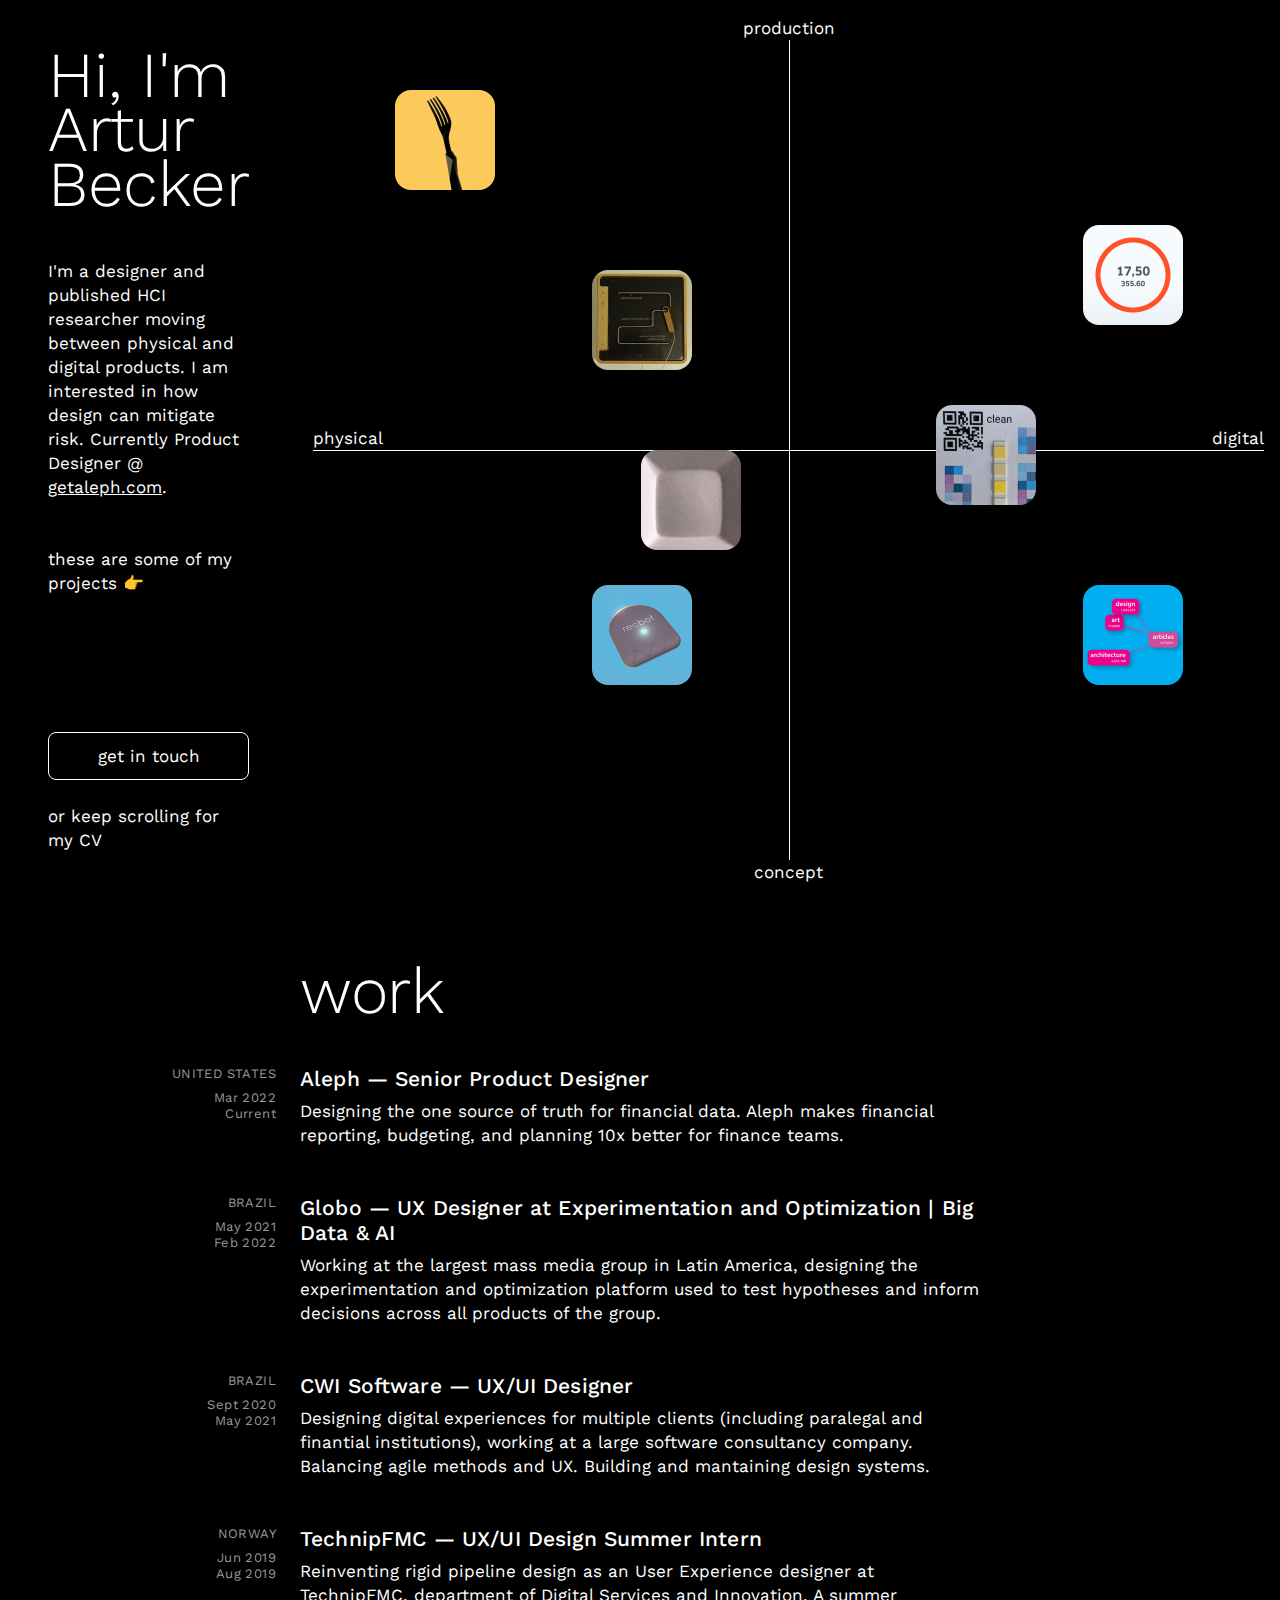
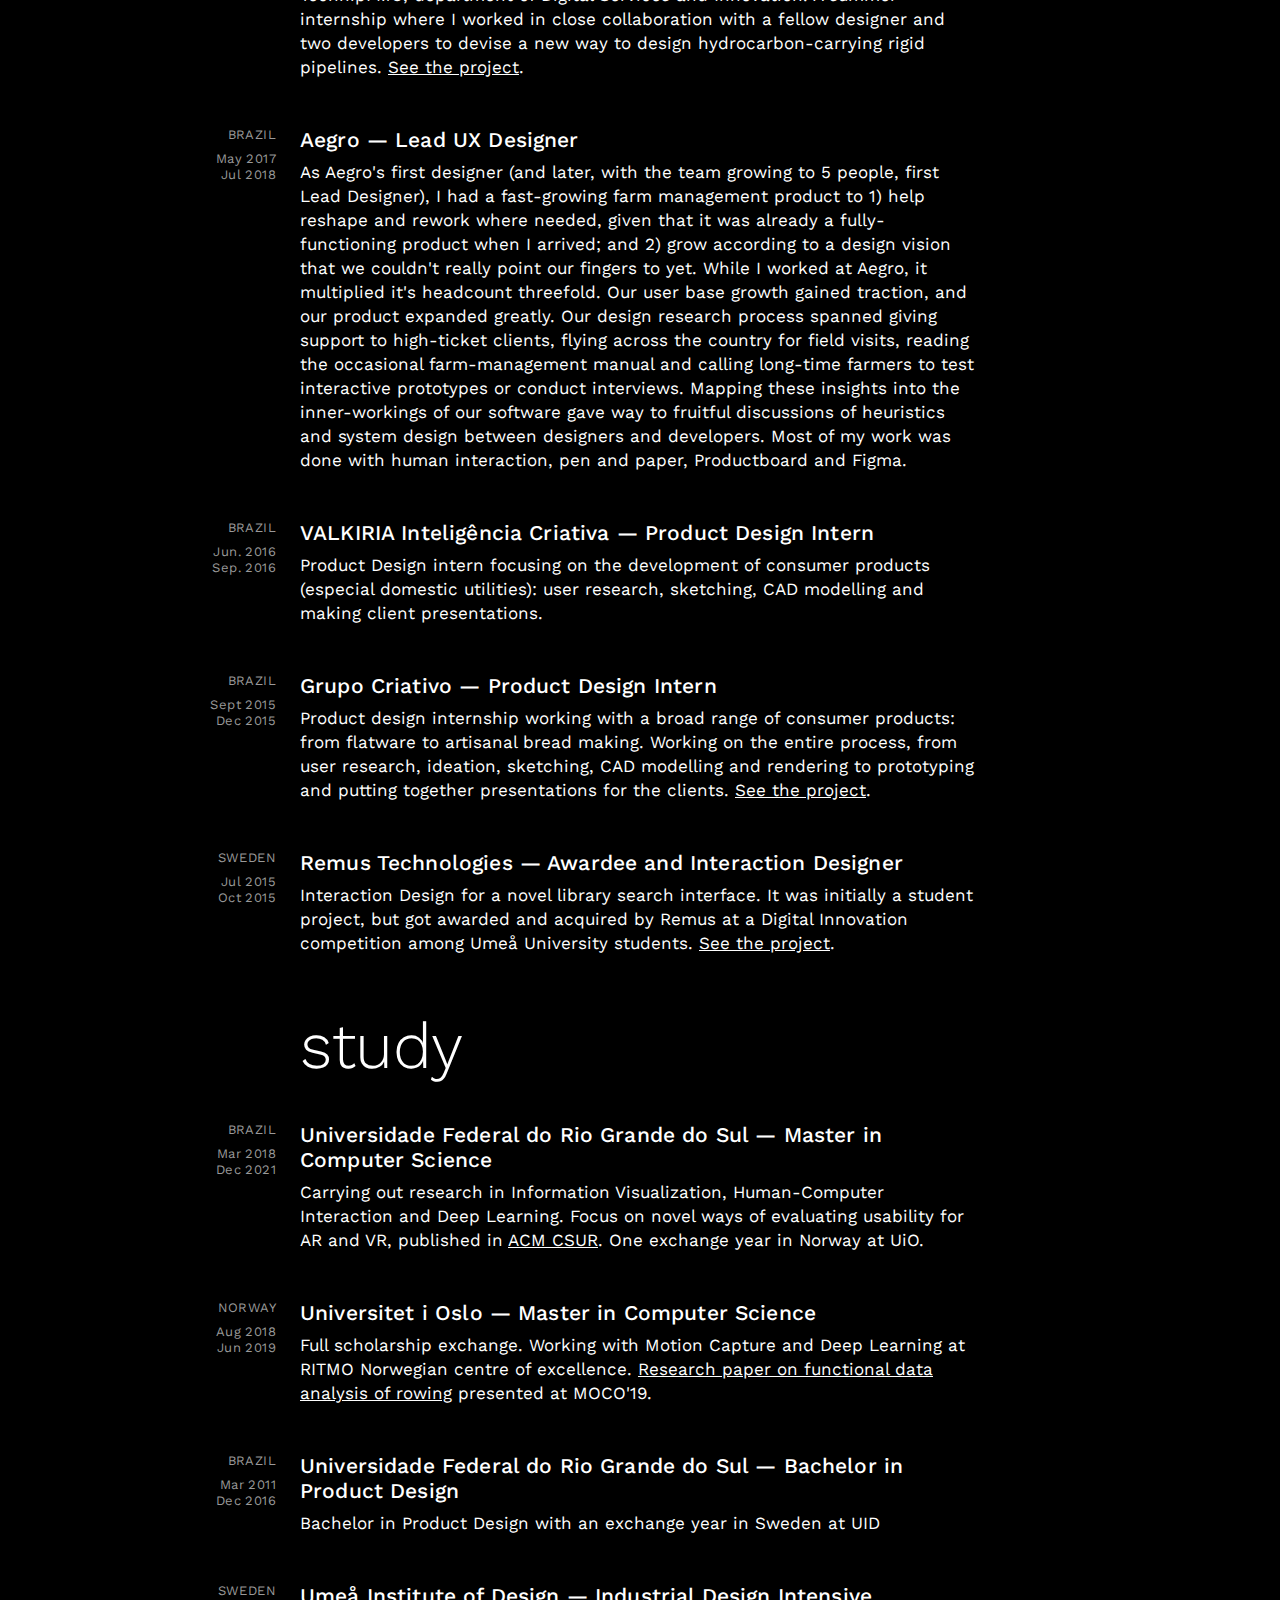
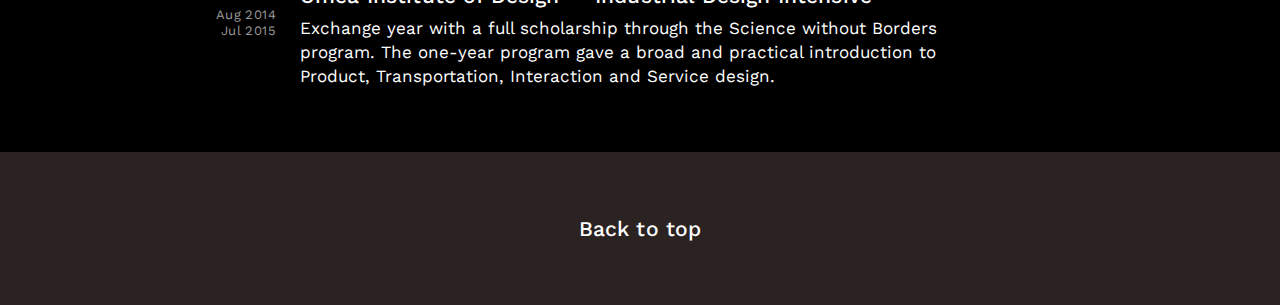
<file: index.html>
<!DOCTYPE html>
<html lang="en">

<head>
    <meta charset="UTF-8">
    <meta http-equiv="X-UA-Compatible" content="IE=edge">
    <meta name="viewport" content="width=device-width, initial-scale=1.0">
    <title>Artur Becker Portfolio</title>
    <link href="https://fonts.googleapis.com/css2?family=Work+Sans:wght@300;400;500&display=swap" rel="stylesheet" />
    <link rel="stylesheet" href="../css/main.css" />
    <link rel="stylesheet" href="../css/test.css" />
    <link rel="stylesheet" href="../css/projects.css" />
    <link rel="stylesheet" href="../css/dark-theme.css" />
    <link rel="stylesheet" href="../css/footer.css" />
    <link rel="stylesheet" href="../css/animations.css" />
</head>

<body class="preload">
    <main>
        <aside id="top">
            <header>
                <h2>Hi, I'm Artur Becker</h2>
                <p>
                    I'm a designer and published HCI researcher moving between physical and digital products. I am interested in how design can mitigate risk. Currently Product Designer @ <a href="https://www.getaleph.com/">getaleph.com</a>.
                </p>
                <p>these are some of my projects <span class="pointing-left">&#x1F449;</span><span
                        class="pointing-down">&#x1F447;</span></p>
            </header>
            <footer>
                <button onclick="location.href='https://www.linkedin.com/in/arturbecker94/'" type="button">
                    get in touch
                </button>
                <p>or keep scrolling for my CV</p>
            </footer>
        </aside>
        <div id="graph">
            <div class="axis chart" id="y"></div>
            <div class="axis chart" id="x"></div>
            <p class="axis-label chart" id="posy">production</p>
            <p class="axis-label chart" id="posx">digital</p>
            <p class="axis-label chart" id="negy">concept</p>
            <p class="axis-label chart" id="negx">physical</p>

            <div class="tile" id="svir" onmouseenter="openCard(event)" onmouseleave="closeCard(event)">
                <img src="images/svir-poster.png" alt="">
                <div class="description">
                    <div>
                        <h6>svir.no</h6>
                        <h6 class="helper">2019</h6>
                    </div>
                    <p>Prototype of an AI-powered urine test app for detecting UTIs at home</p>
                </div>
            </div>
            
            <div class="tile" id="inova" onmouseenter="openCard(event)" onmouseleave="closeCard(event)">
                <img src="images/gif03d.gif" alt="">
                <div class="description">
                    <div>
                        <h6>Inova Diamond</h6>
                        <h6 class="helper">2015</h6>
                    </div>
                    <p>Product design, geometric flatware designed to not tumble over</p>
                </div>
            </div>
            <div class="tile" id="uid-devices" onmouseenter="openCard(event)" onmouseleave="closeCard(event)">
                <img src="images/uid-devices-poster-2.png" alt="">
                <div class="description">
                    <div>
                        <h6>UID Devices</h6>
                        <h6 class="helper">2015</h6>
                    </div>
                    <p>An interactive pop-up exhibition for UID'15</p>
                </div>
            </div>
            
            <div class="tile" id="piper" onmouseenter="openCard(event)" onmouseleave="closeCard(event)">
                <img src="images/piper-mockup-card.png" alt="">
                <div class="description">
                    <div>
                        <h6>Piper</h6>
                        <h6 class="helper">2019</h6>
                    </div>
                    <p>UX/UI Design, software for designing rigid Oil & Gas pipelines</p>
                </div>
            </div>
            <div class="tile" id="recbot" onmouseenter="openCard(event)" onmouseleave="closeCard(event)">
                <img src="images/recbot.jpg" alt="">
                <div class="description">
                    <div>
                        <h6>Recbot</h6>
                        <h6 class="helper">2016</h6>
                    </div>
                    <p>Product + Interaction design, tracking swimming technique using IMUs</p>
                </div>
            </div>
            <div class="tile" id="visual-search" onmouseenter="openCard(event)" onmouseleave="closeCard(event)">
                <img src="images/openingCrop.png" alt="">
                <div class="description">
                    <div>
                        <h6>Visual search interface</h6>
                        <h6 class="helper">2015</h6>
                    </div>
                    <p>Interaction design, a visual approach to searching using boolean operations</p>
                </div>
            </div>
            <div class="tile" id="keyboard" onmouseenter="openCard(event)" onmouseleave="closeCard(event)">
                <img src="images/keyboard-hero-video-poster-2.png" alt="">
                <div class="description">
                    <div>
                        <h6>Physical keyboard layout</h6>
                        <h6 class="helper">2020</h6>
                    </div>
                    <p>Quarantine design, experimenting with new physical keyboard layouts</p>
                </div>
            </div>
        </div>
    </main>

    <section class="curriculum">
        <h2>work</h2>

        <div class="curriculum-item">
            <h6>Aleph — Senior Product Designer</h6>
            <div class="side-caption">
                <p class="caption">UNITED STATES</p>
                <p class="caption">Mar 2022</p>
                <p class="caption">Current</p>
            </div>
            <p>Designing the one source of truth for financial data. Aleph makes financial reporting, budgeting, and planning 10x better for finance teams.</p>
        </div>
        
        <div class="curriculum-item">
            <h6>Globo — UX Designer at Experimentation and Optimization | Big Data & AI</h6>
            <div class="side-caption">
                <p class="caption">BRAZIL</p>
                <p class="caption">May 2021</p>
                <p class="caption">Feb 2022</p>
            </div>
            <p>Working at the largest mass media group in Latin America, designing the experimentation and optimization
                platform used to test hypotheses
                and inform decisions across all products of the group.</p>
        </div>

        <div class="curriculum-item">
            <h6>CWI Software — UX/UI Designer</h6>
            <div class="side-caption">
                <p class="caption">BRAZIL</p>
                <p class="caption">Sept 2020</p>
                <p class="caption">May 2021</p>
            </div>
            <p>Designing digital experiences for multiple clients (including paralegal and finantial institutions),
                working at a large software consultancy company.
                Balancing agile methods and UX. Building and mantaining design systems.</p>
        </div>

        <div class="curriculum-item">
            <h6>TechnipFMC — UX/UI Design Summer Intern</h6>
            <div class="side-caption">
                <p class="caption">NORWAY</p>
                <p class="caption">Jun 2019</p>
                <p class="caption">Aug 2019</p>
            </div>
            <p>Reinventing rigid pipeline design as an User Experience designer at
                TechnipFMC, department of Digital Services and Innovation. A summer
                internship where I worked in close collaboration with a fellow
                designer and two developers to devise a new way to
                design hydrocarbon-carrying rigid pipelines. <a href="piper.html">See the project</a>.</p>
        </div>

        <div class="curriculum-item">
            <h6>Aegro — Lead UX Designer</h6>
            <div class="side-caption">
                <p class="caption">BRAZIL</p>
                <p class="caption">May 2017</p>
                <p class="caption">Jul 2018</p>
            </div>
            <p>As Aegro's first designer (and later, with the team growing to 5
                people, first Lead Designer), I had a fast-growing farm management
                product to 1) help reshape and rework where needed, given that it
                was already a fully-functioning product when I arrived; and 2) grow
                according to a design vision that we couldn't really point our
                fingers to yet. While I worked at Aegro, it multiplied it's
                headcount threefold. Our user base growth gained traction, and our
                product expanded greatly. Our design research process spanned giving
                support to high-ticket clients, flying across the country for field
                visits, reading the occasional farm-management manual and calling
                long-time farmers to test interactive prototypes or conduct
                interviews. Mapping these insights into the inner-workings of our
                software gave way to fruitful discussions of heuristics and system
                design between designers and developers. Most of my work was done
                with human interaction, pen and paper, Productboard and Figma.</p>
        </div>

        <div class="curriculum-item">
            <h6>VALKIRIA Inteligência Criativa — Product Design Intern</h6>
            <div class="side-caption">
                <p class="caption">BRAZIL</p>
                <p class="caption">Jun. 2016</p>
                <p class="caption">Sep. 2016</p>
            </div>
            <p>Product Design intern focusing on the development of consumer products (especial domestic utilities):
                user research, sketching, CAD
                modelling and making client presentations.</p>
        </div>

        <div class="curriculum-item">
            <h6>Grupo Criativo — Product Design Intern</h6>
            <div class="side-caption">
                <p class="caption">BRAZIL</p>
                <p class="caption">Sept 2015</p>
                <p class="caption">Dec 2015</p>
            </div>
            <p>Product design internship working with a broad range of consumer products: from flatware to artisanal
                bread
                making. Working on the entire process, from user research, ideation, sketching, CAD modelling and
                rendering to
                prototyping and putting together presentations for the clients. <a href="inova.html">See the
                    project</a>.</p>
        </div>

        <div class="curriculum-item">
            <h6>Remus Technologies — Awardee and Interaction Designer</h6>
            <div class="side-caption">
                <p class="caption">SWEDEN</p>
                <p class="caption">Jul 2015</p>
                <p class="caption">Oct 2015</p>
            </div>
            <p>Interaction Design for a novel library search interface. It was initially a student project, but got
                awarded
                and acquired by Remus at a Digital Innovation competition among Umeå University students. <a
                    href="visual-search.html">See the project</a>.</p>
        </div>

        <h2>study</h2>

        <div class="curriculum-item">
            <h6>Universidade Federal do Rio Grande do Sul — Master in Computer
                Science</h6>
            <div class="side-caption">
                <p class="caption">BRAZIL</p>
                <p class="caption">Mar 2018</p>
                <p class="caption">Dec 2021</p>
            </div>
            <p>Carrying out research in Information Visualization, Human-Computer Interaction and Deep Learning. Focus
                on
                novel ways of evaluating usability for AR and VR, published in <a href="https://dl.acm.org/doi/10.1145/3626517">ACM CSUR</a>. One exchange year in Norway at UiO.</p>
        </div>

        <div class="curriculum-item">
            <h6>Universitet i Oslo — Master in Computer Science</h6>
            <div class="side-caption">
                <p class="caption">NORWAY</p>
                <p class="caption">Aug 2018</p>
                <p class="caption">Jun 2019</p>
            </div>
            <p>Full scholarship exchange. Working with Motion Capture and Deep Learning at RITMO Norwegian centre of
                excellence. <a href="https://doi.org/10.1145/3347122.3347135">Research paper on functional data analysis
                    of
                    rowing</a> presented at MOCO'19.</p>
        </div>

        <div class="curriculum-item">
            <h6>Universidade Federal do Rio Grande do Sul — Bachelor in Product Design</h6>
            <div class="side-caption">
                <p class="caption">BRAZIL</p>
                <p class="caption">Mar 2011</p>
                <p class="caption">Dec 2016</p>
            </div>
            <p>Bachelor in Product Design with an exchange year in Sweden at UID</p>
        </div>

        <div class="curriculum-item">
            <h6>Umeå Institute of Design — Industrial Design Intensive</h6>
            <div class="side-caption">
                <p class="caption">SWEDEN</p>
                <p class="caption">Aug 2014</p>
                <p class="caption">Jul 2015</p>
            </div>
            <p>Exchange year with a full scholarship through the Science without Borders program. The one-year program
                gave a
                broad and practical introduction to Product, Transportation, Interaction and Service design.</p>
        </div>



    </section>

    <footer>
        <a href="#top">Back to top</a>
    </footer>

    <script src="../js/project-page.js"></script>
    <script src="../js/test.js"></script>
</body>

</html>
</file>
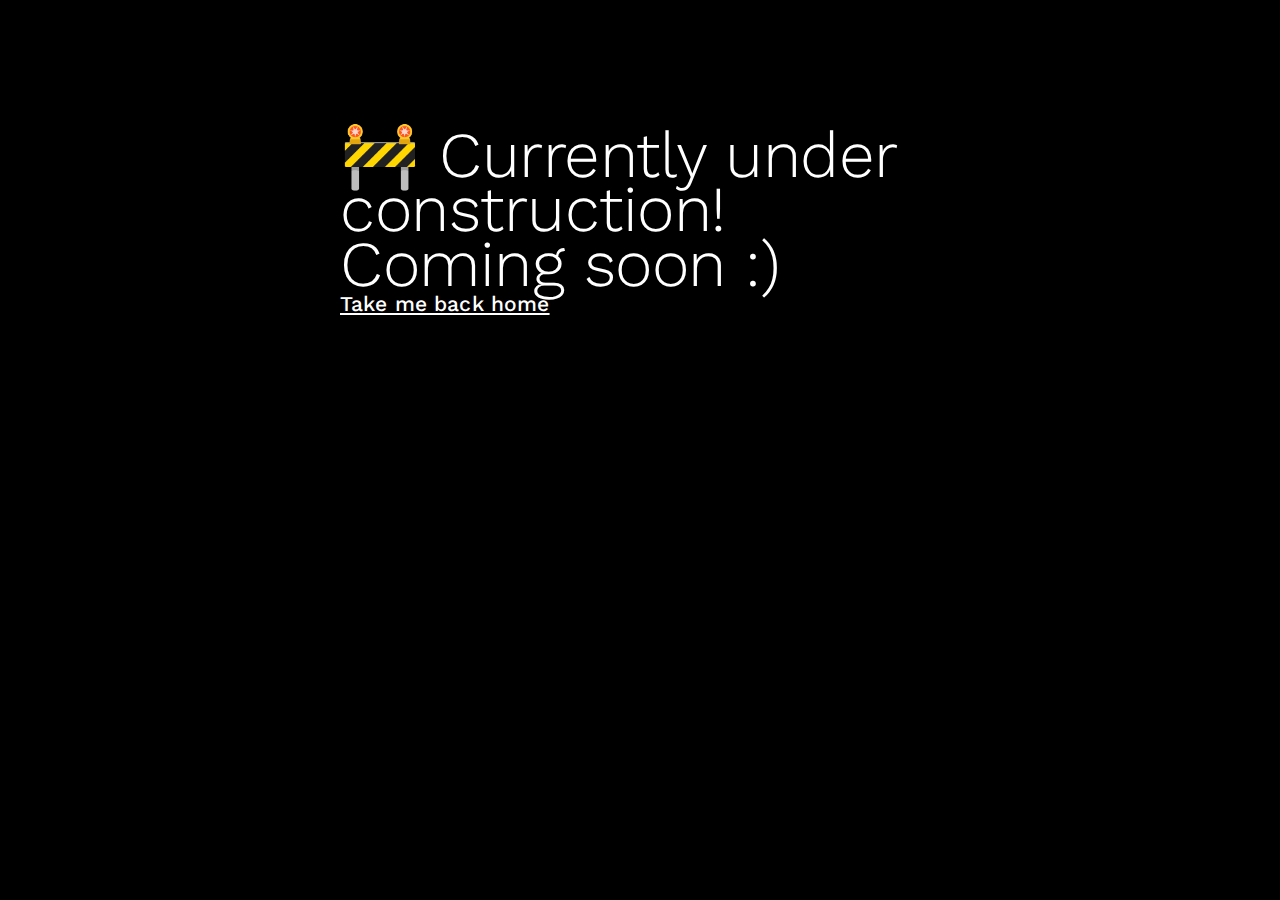
<file: aegro.html>
<!DOCTYPE html>
<html lang="en">
<head>
    <meta charset="UTF-8">
    <meta name="viewport" content="width=device-width, initial-scale=1.0">
    <title>Aegro</title>
    <link rel="stylesheet" href="../css/main.css" />
    <link rel="stylesheet" href="../css/under-construction.css" />
    <link
      href="https://fonts.googleapis.com/css2?family=Work+Sans:wght@300;400;500&display=swap"
      rel="stylesheet"
    />
</head>
<body>
    <h2>&#x1F6A7; Currently under construction! Coming soon :)</h2>
    <h6><a href="index.html">Take me back home</a></h6>
</body>
</html>
</file>
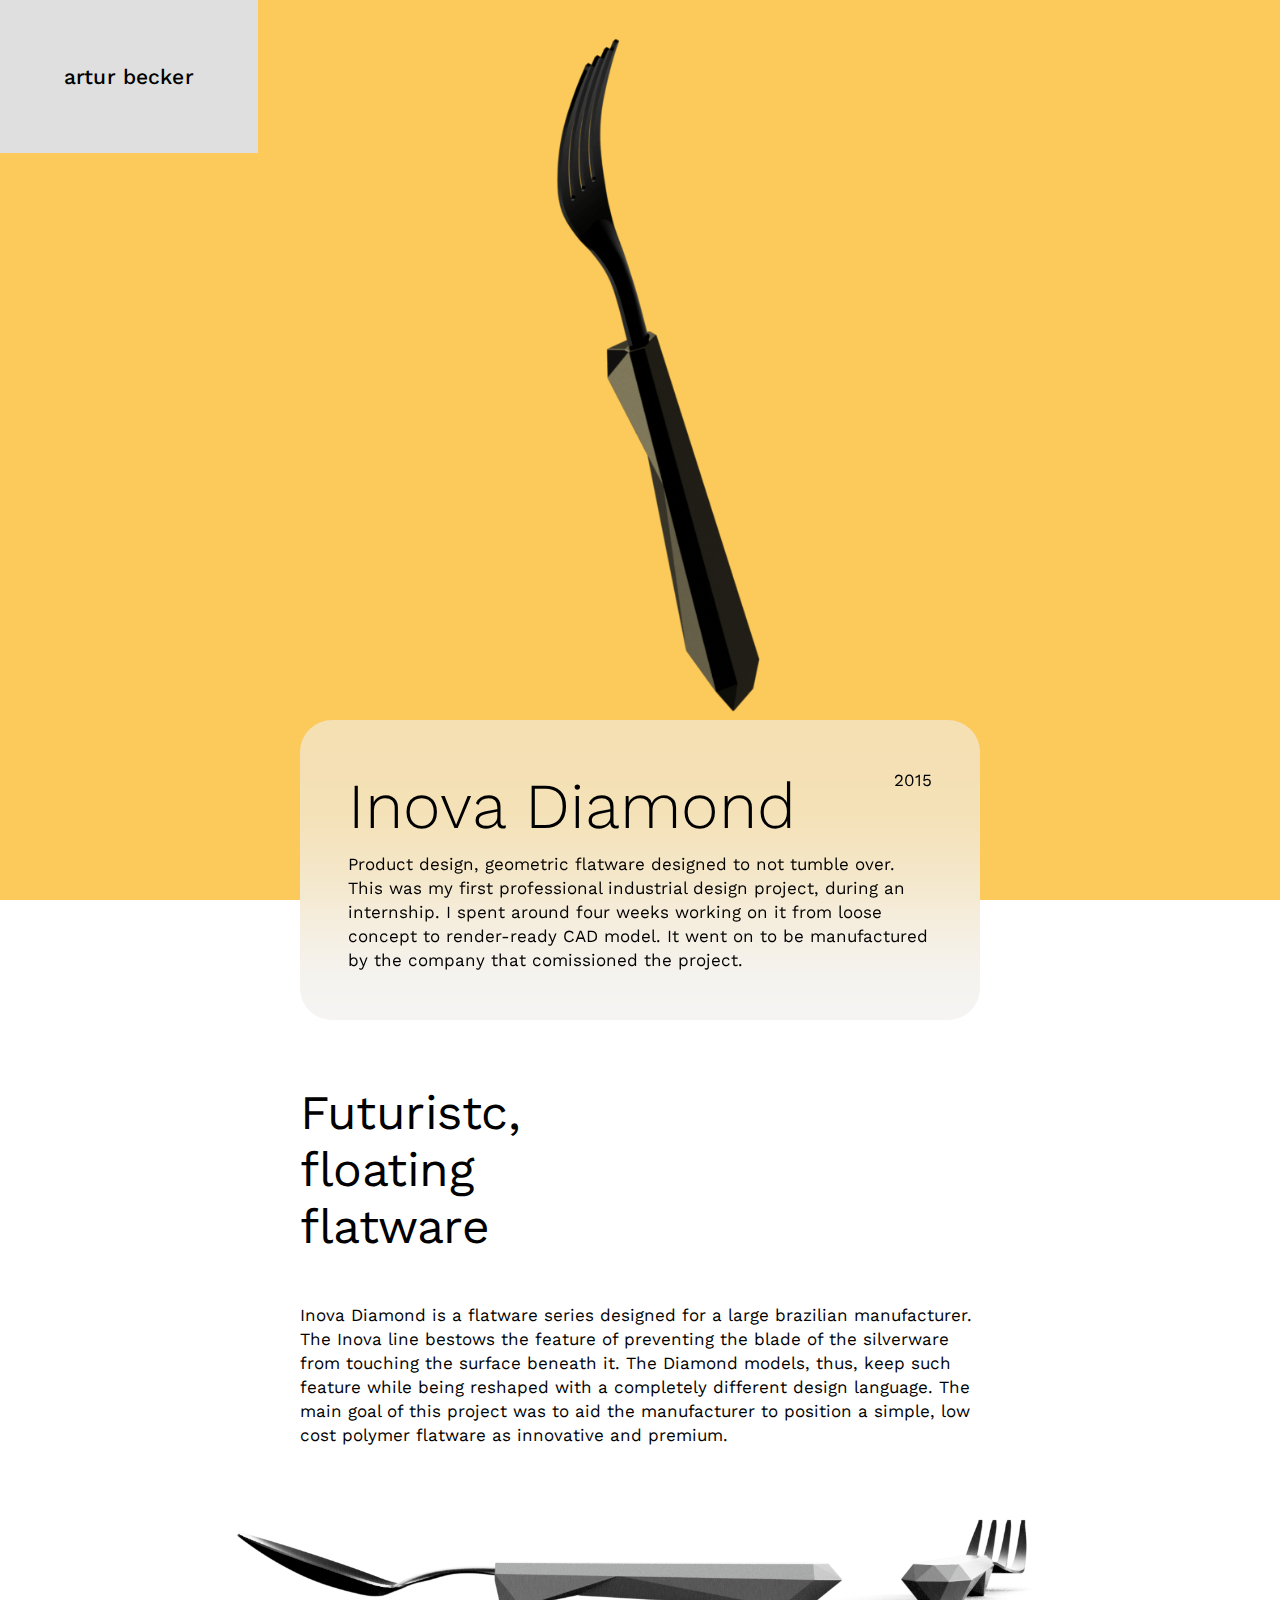
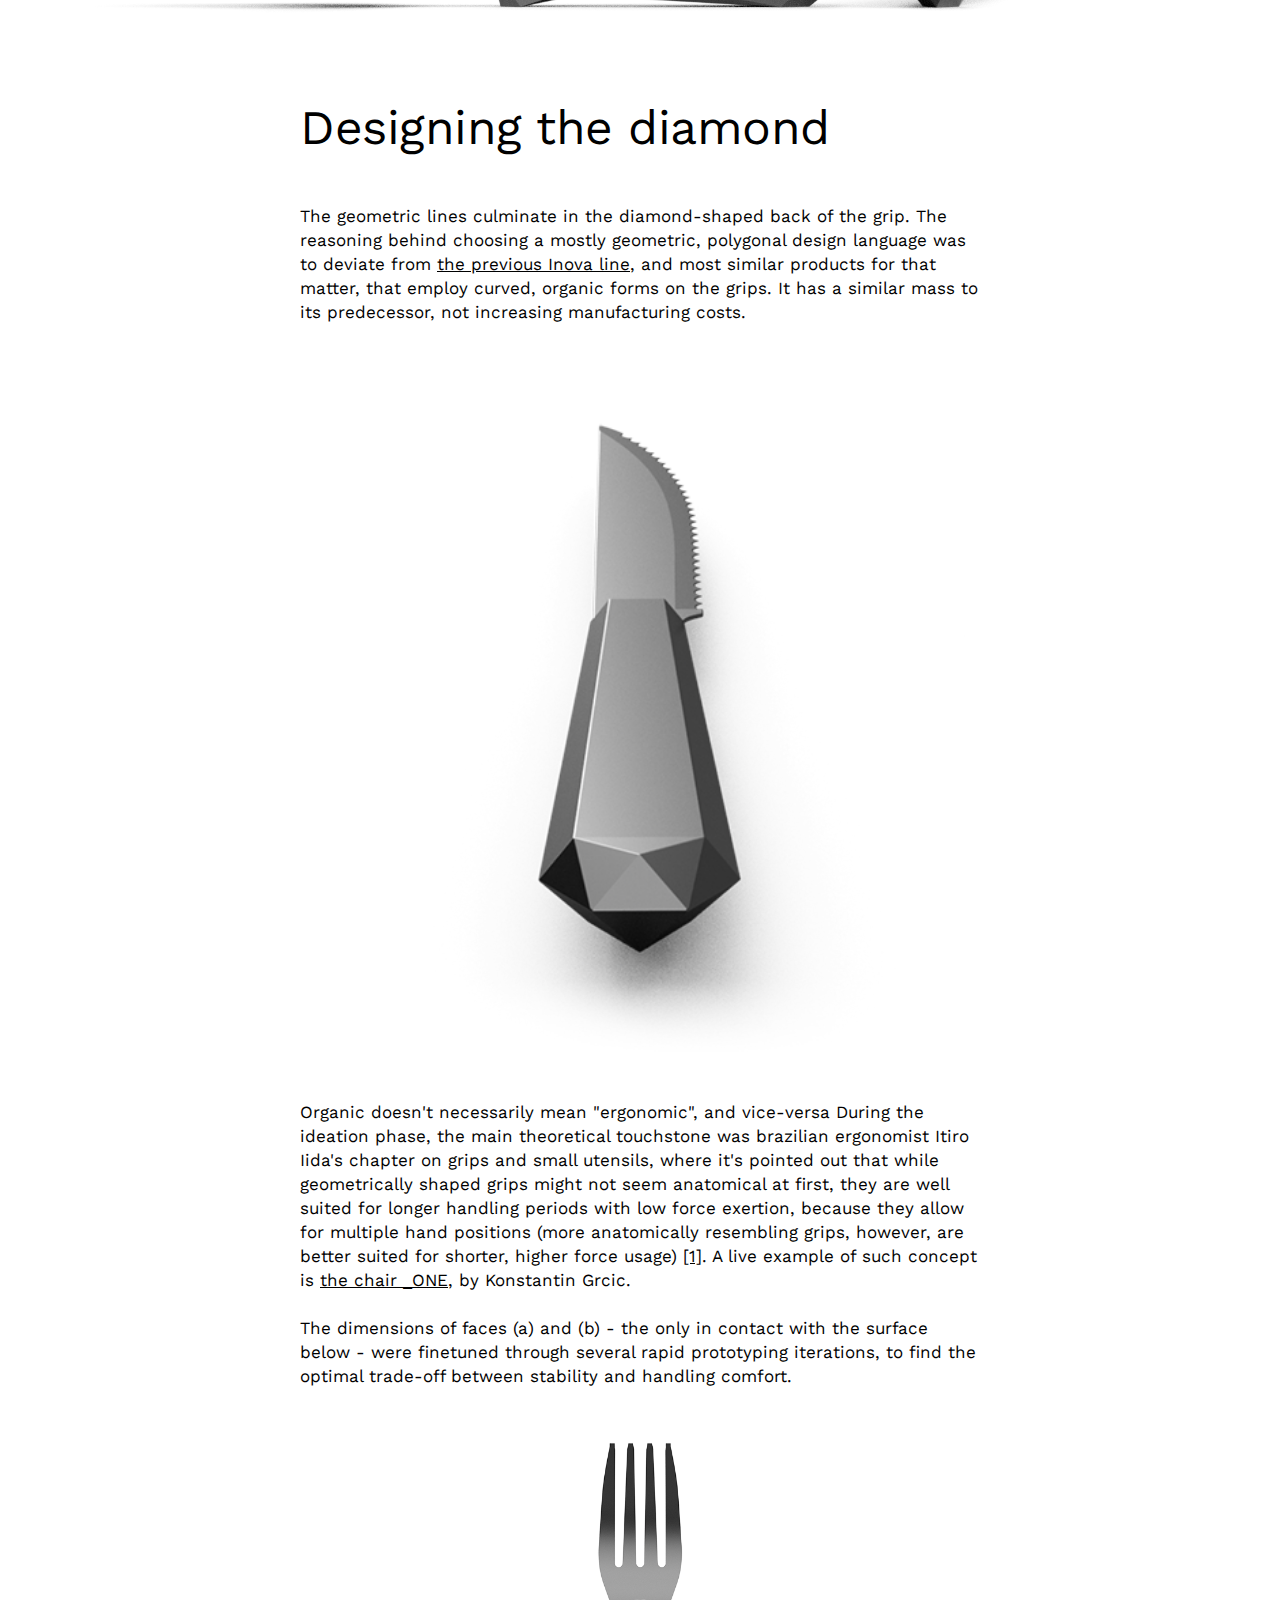
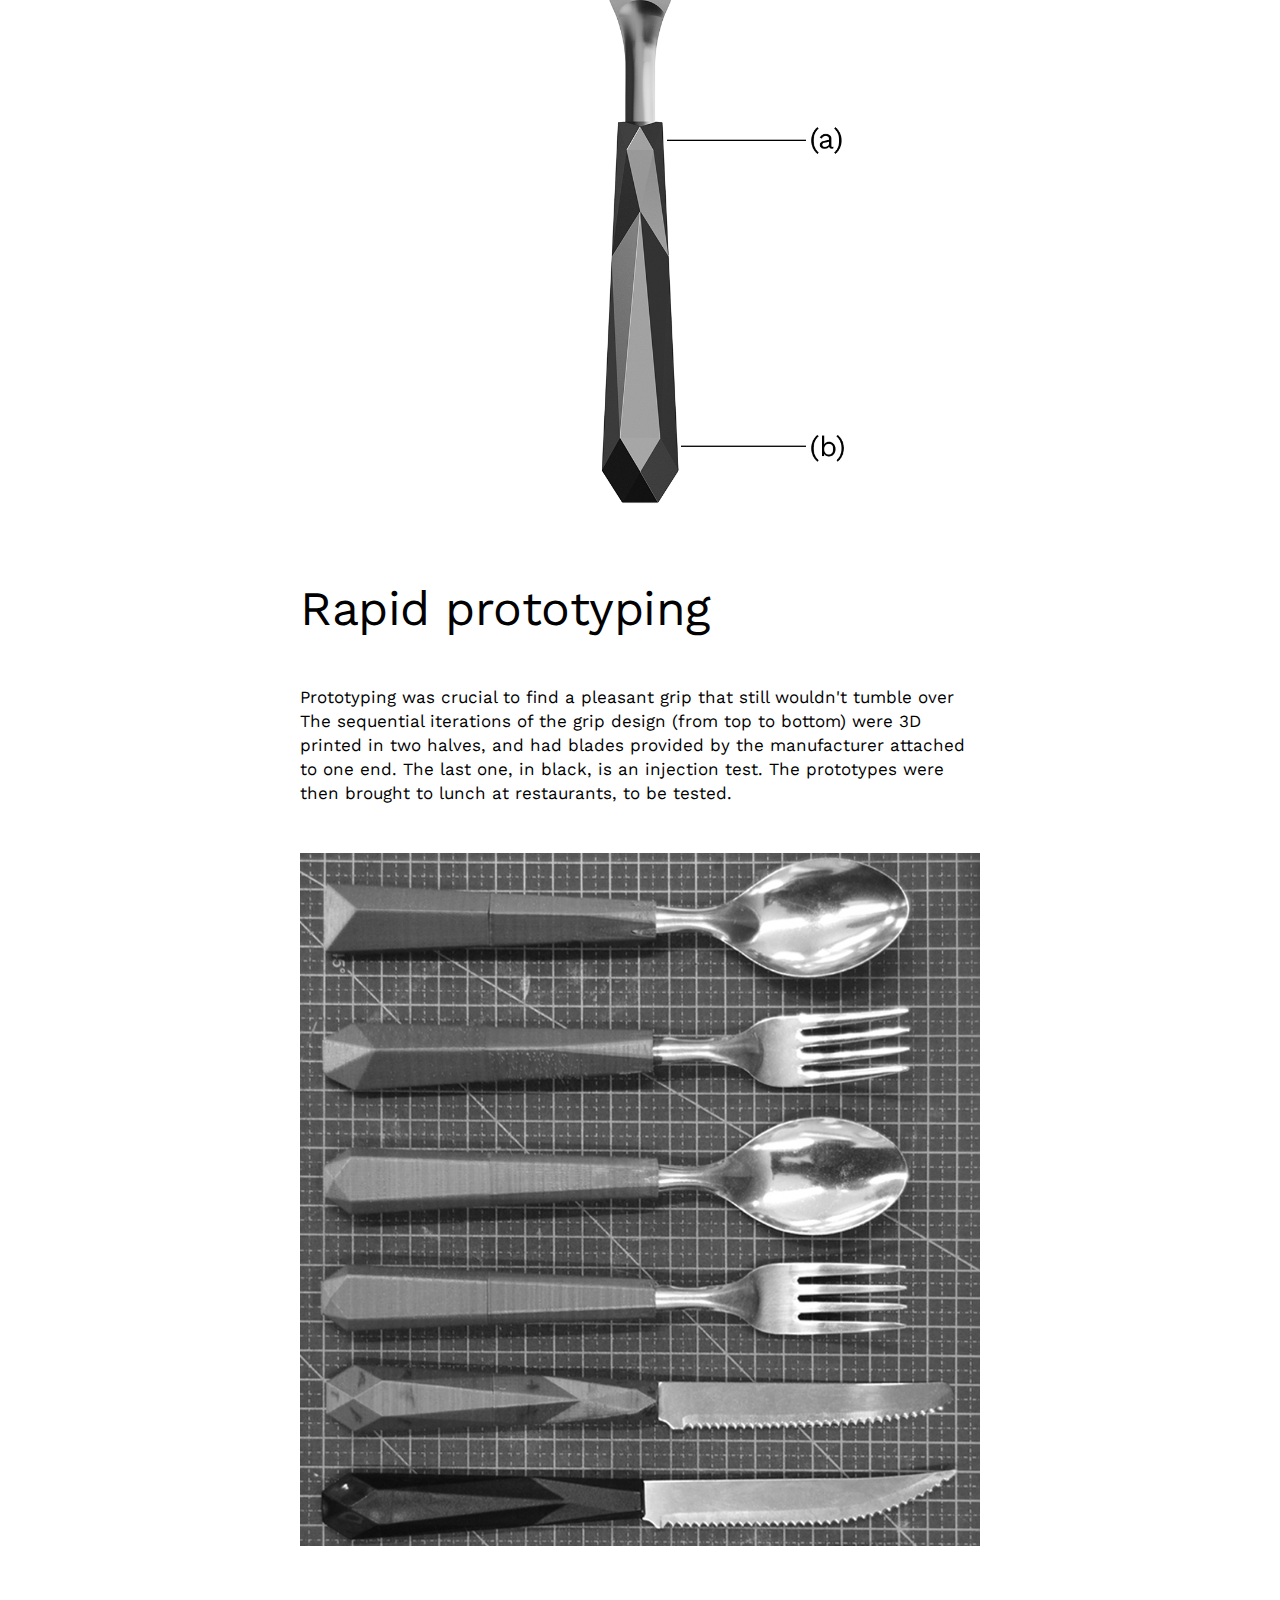
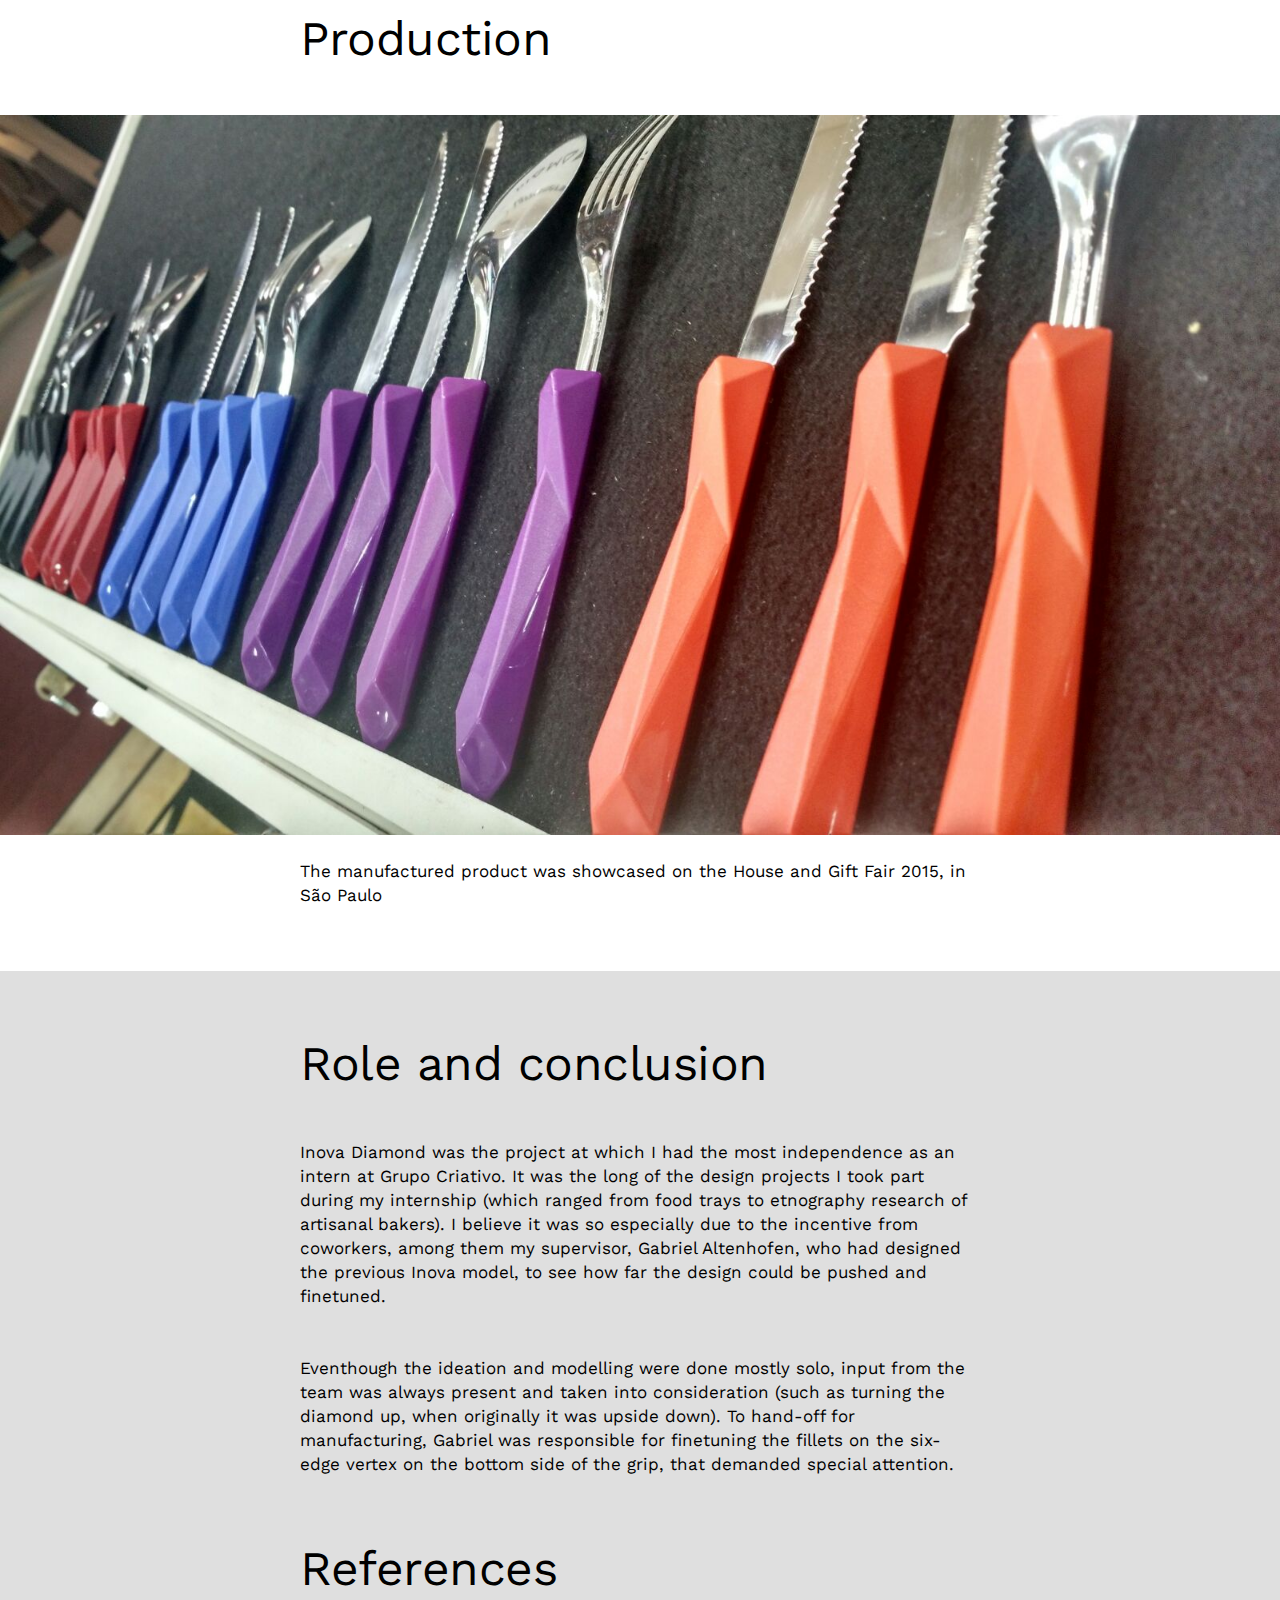
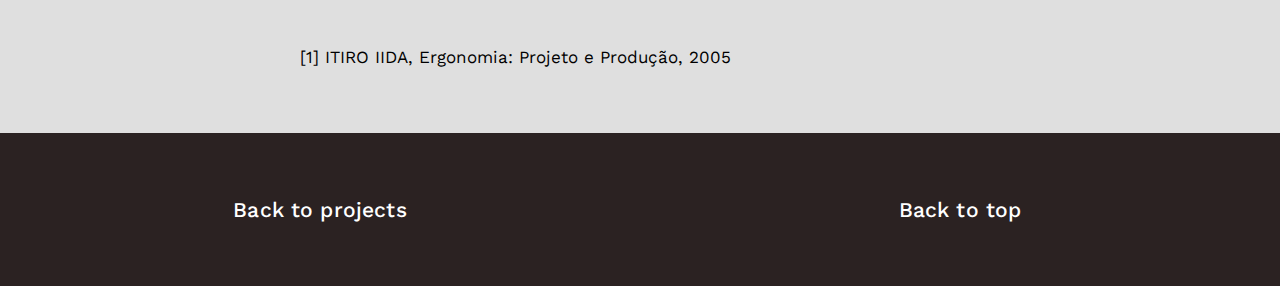
<file: inova.html>
<!DOCTYPE html>
<html lang="en">

<head>
	<meta charset="UTF-8">
	<meta http-equiv="X-UA-Compatible" content="IE=edge">
	<meta name="viewport" content="width=device-width, initial-scale=1.0">
	<title>Inova Diamond</title>
	<link rel="stylesheet" href="../css/main.css" />
	<link rel="stylesheet" href="../css/test.css" />
	<link rel="stylesheet" href="../css/project-page.css" />
	<link rel="stylesheet" href="../css/section-simplified.css" />
	<link rel="stylesheet" href="../css/footer.css" />
	<link rel="stylesheet" href="../css/projects.css" />
	<link href="https://fonts.googleapis.com/css2?family=Work+Sans:wght@300;400;500&display=swap" rel="stylesheet" />
</head>

<body class="preload">

	<main>
		<div class="tile card hero" id="inova">
			<img src="images/gif03d.gif" alt="">
		</div>
		<a class="on-light" href="index.html"><h6>artur becker</h6></a>
	</main>

	<div class="description">
		<div>
			<h6>Inova Diamond</h6>
			<p>2015</p>
		</div>
		<p>Product design, geometric flatware designed to not tumble over. This was my first professional industrial
			design
			project, during an internship. I spent around four weeks working on it from loose concept to render-ready CAD
			model. It went on to be manufactured by the company that comissioned the project.</p>
	</div>

	<section class="content">
		<h3>
			Futuristc,<br>
			floating<br>
			flatware
		</h3>
		<p>Inova Diamond is a flatware series designed for a large brazilian manufacturer. The Inova line bestows the
			feature of preventing the blade of the silverware from touching the surface beneath it. The Diamond models,
			thus, keep such feature while being
			reshaped with a completely different design language. The main goal of this project
			was to aid the manufacturer to position a simple, low cost polymer flatware
			as innovative and premium.</p>

		<img class="full" src="../images/renderCinzaSombra.png">

		<h3>Designing the diamond</h3>
		<p>The geometric lines culminate in the diamond-shaped back of the grip. The reasoning behind choosing a mostly
			geometric, polygonal design language was
			to deviate from <a href="../images/inovadplus.png">the previous Inova line</a>, and most similar
			products for that matter,
			that employ curved, organic forms on the grips. It has a similar mass to its predecessor, not
			increasing manufacturing costs.</p>
		<img src="../images/diamondBack.png" alt="">

		<p>Organic doesn't necessarily mean "ergonomic", and vice-versa
			During the ideation phase, the main theoretical touchstone was brazilian
			ergonomist Itiro Iida's chapter on
			grips and small utensils, where it's pointed out that while geometrically shaped grips
			might not seem anatomical at first, they are well suited for longer handling periods
			with low force exertion, because they allow for multiple hand positions (more
			anatomically resembling grips, however, are better suited for shorter, higher force usage)
			<a href=#references>[1]</a>. A live example of such concept is <a
				href="http://konstantin-grcic.com/resources/534.jpg">the chair _ONE</a>, by Konstantin
			Grcic.<br><br>The dimensions of faces (a) and (b) - the only in contact with the surface below -
			were
			finetuned through several rapid prototyping iterations, to find the optimal trade-off between
			stability
			and handling comfort.
		</p>

		<img src="../images/trianglesMediumSquare-annotated.png" alt=""></img>

		<h3>Rapid prototyping</h3>
		<p>Prototyping was crucial to find a pleasant grip that still wouldn't tumble over
			The sequential iterations of the grip design (from top to bottom) were 3D printed in two
			halves, and had blades provided by the manufacturer attached to one end.
			The last one, in black, is an injection test. The prototypes were then brought to lunch at restaurants,
			to be tested.
		</p>

		<img src="../images/prototipos10.jpg"></img>

		<h3>Production</h3>

		<img src="../images/produzido.jpg" alt="" class="full with-caption"></img>
		<p>The manufactured product was showcased on the House and Gift Fair 2015, in São
			Paulo</span></p>
		</p>

	</section>

	<section id="references" class="content outro">
		<h3>Role and conclusion</h3>
		<p> Inova Diamond was the project at which I had the most independence as an intern at
			Grupo Criativo. It was the long of the design projects I took part during my internship (which ranged from
			food trays to etnography
			research of artisanal bakers).
			I believe it was so especially due to the incentive from coworkers, among them my supervisor, Gabriel
			Altenhofen, who had designed the previous Inova model, to see how far the design could be pushed and
			finetuned.
		</p>
		<p>
			Eventhough the ideation and modelling were done mostly solo, input from the team was always present and
			taken into consideration (such as turning the diamond up, when originally it was upside down).
			To hand-off for manufacturing, Gabriel was
			responsible for finetuning the
			fillets on the six-edge vertex on the bottom side of the grip, that demanded special attention.
		</p>

		<h3>References</h3>
		<p id="references">[1] ITIRO IIDA, Ergonomia: Projeto e Produ&ccedil&atildeo, 2005</p>
	</section>

	<footer>
		<a href="index.html">Back to projects</a>
		<a href="#">Back to top</a>
	</footer>

<script src="js/project-page.js"></script>

</body>

</html>
</file>
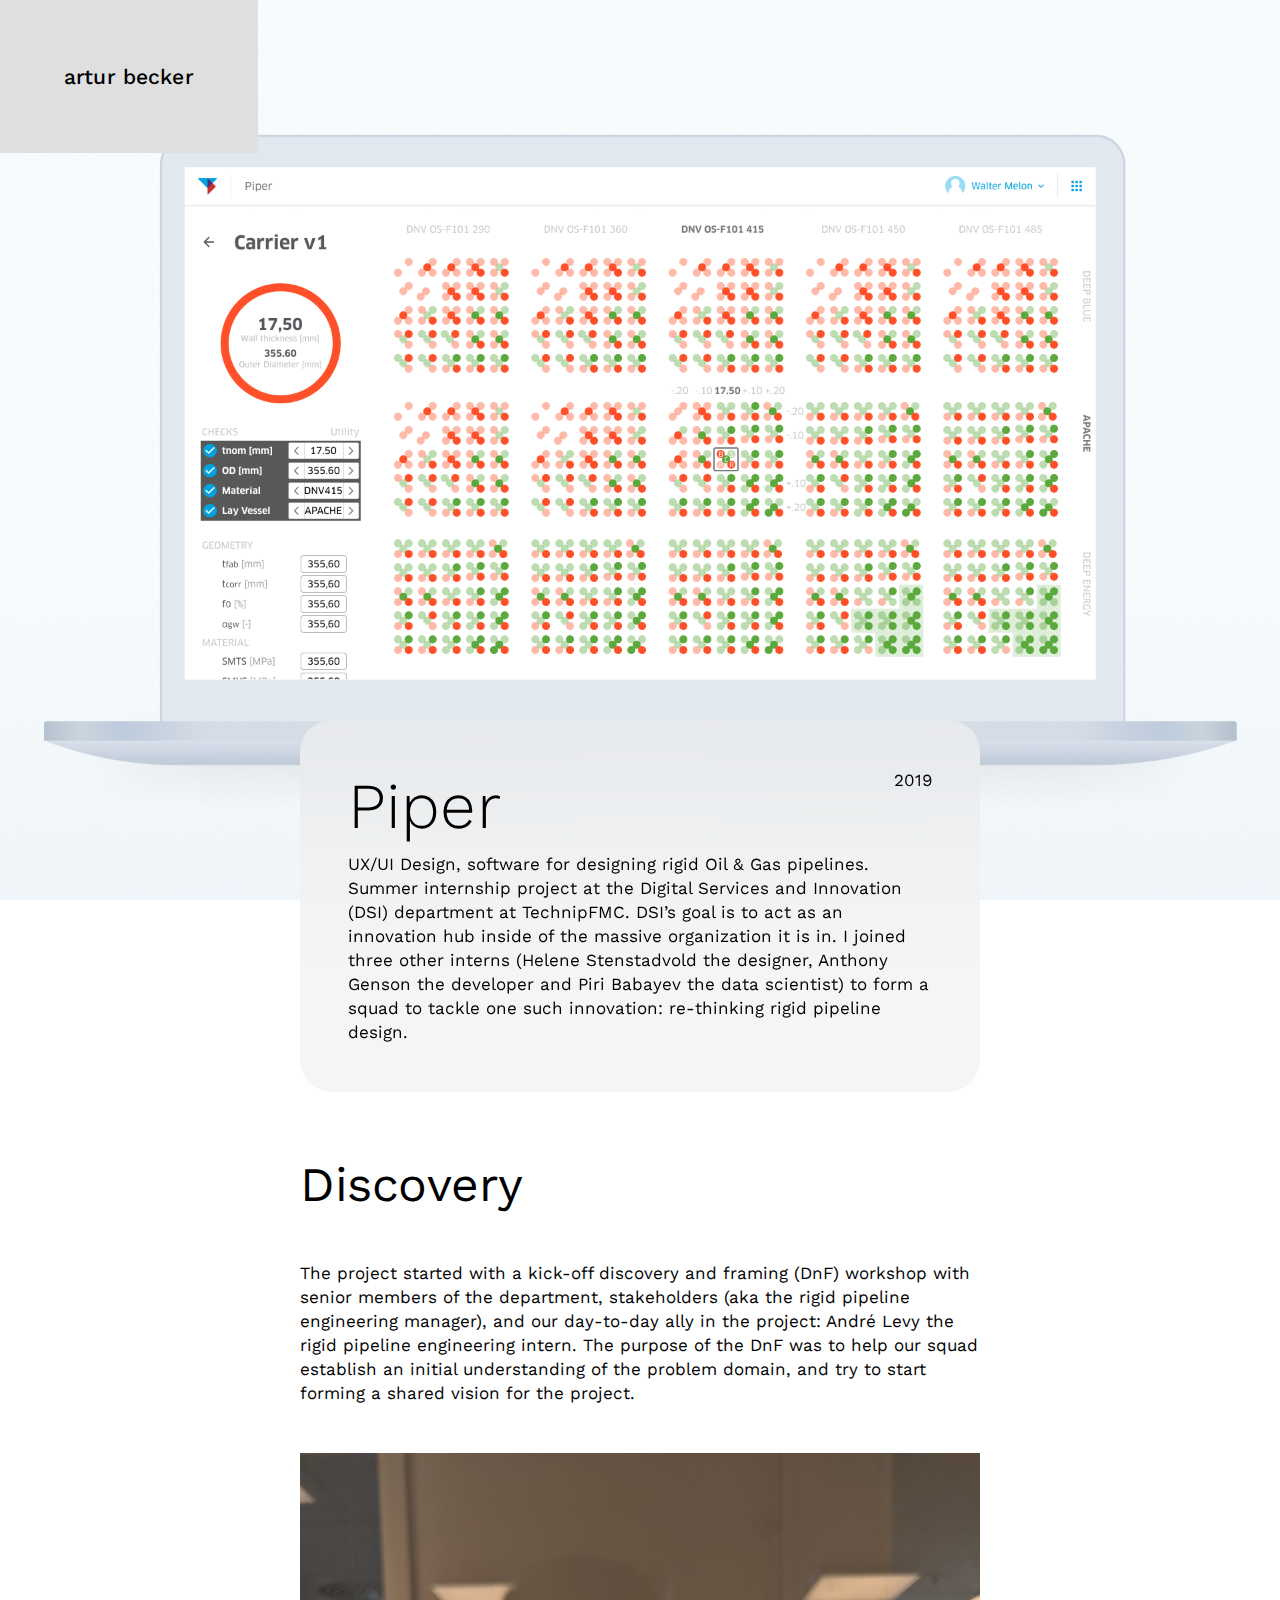
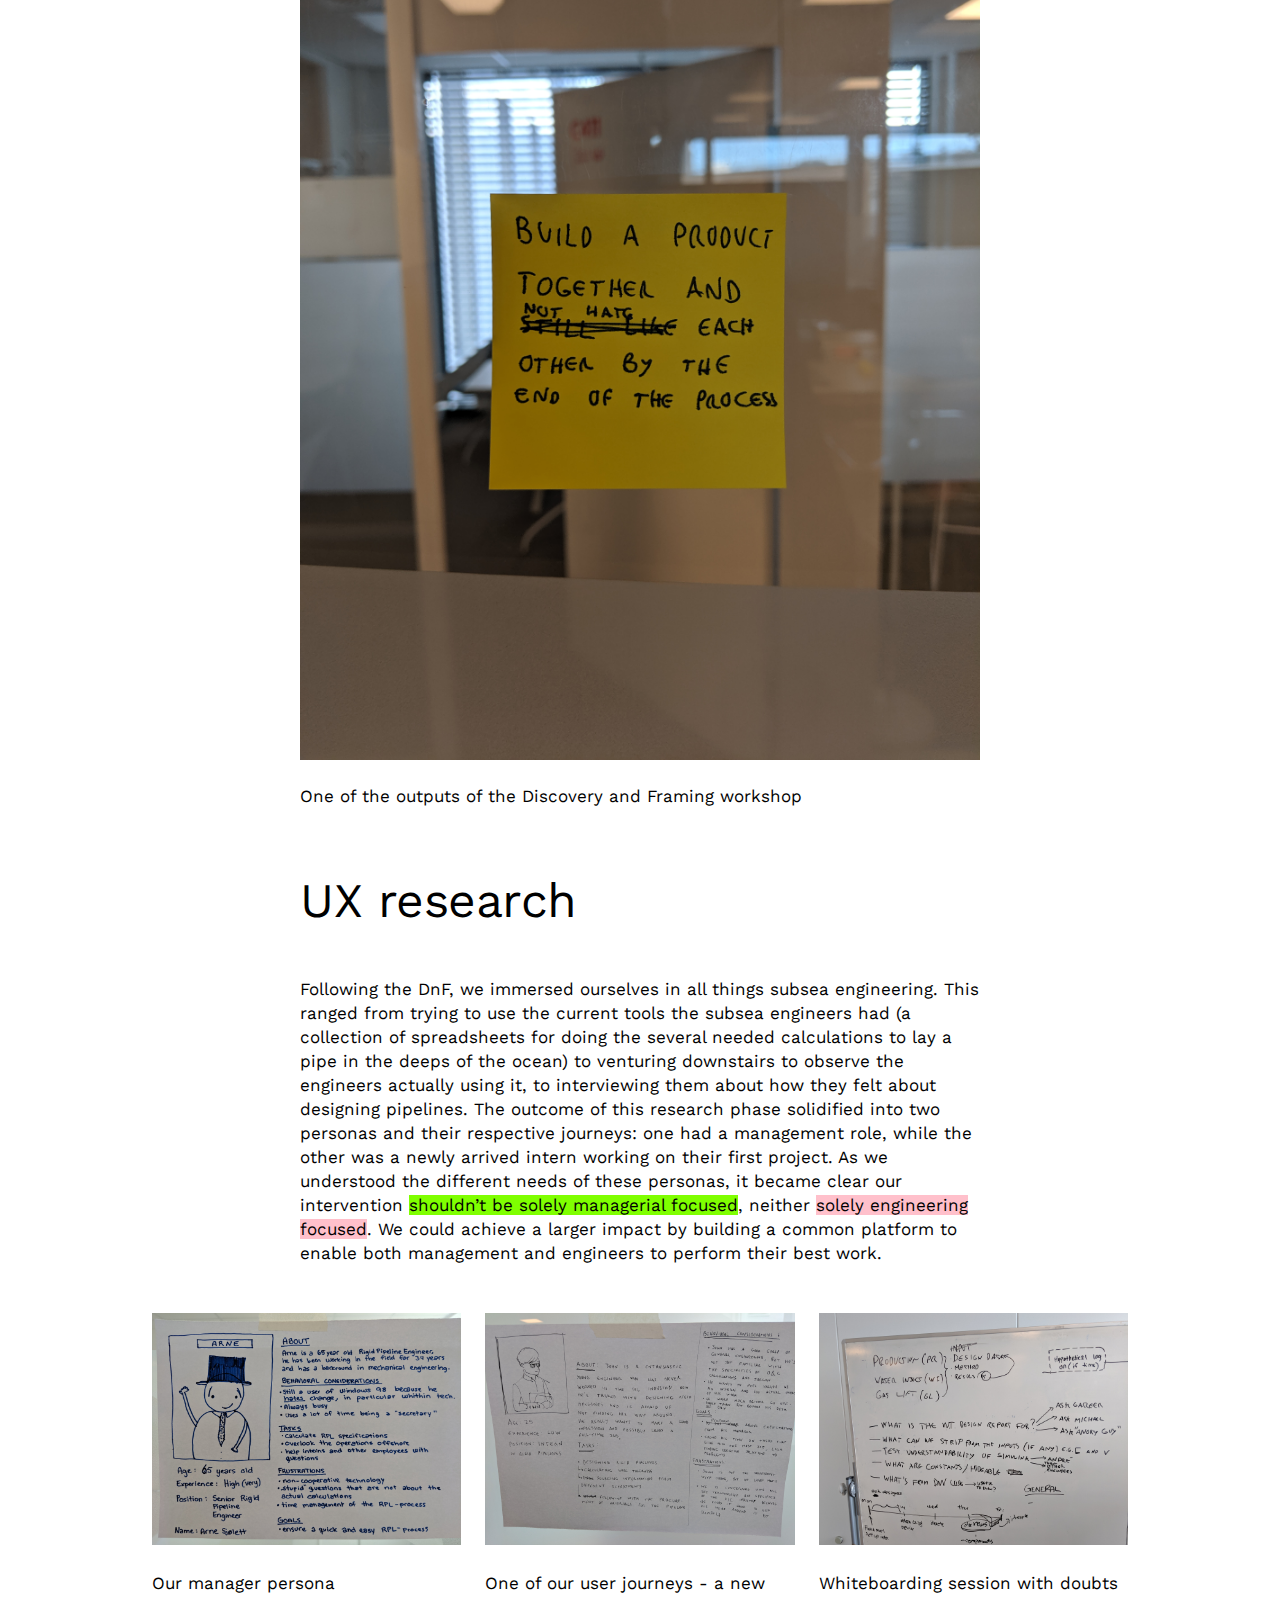
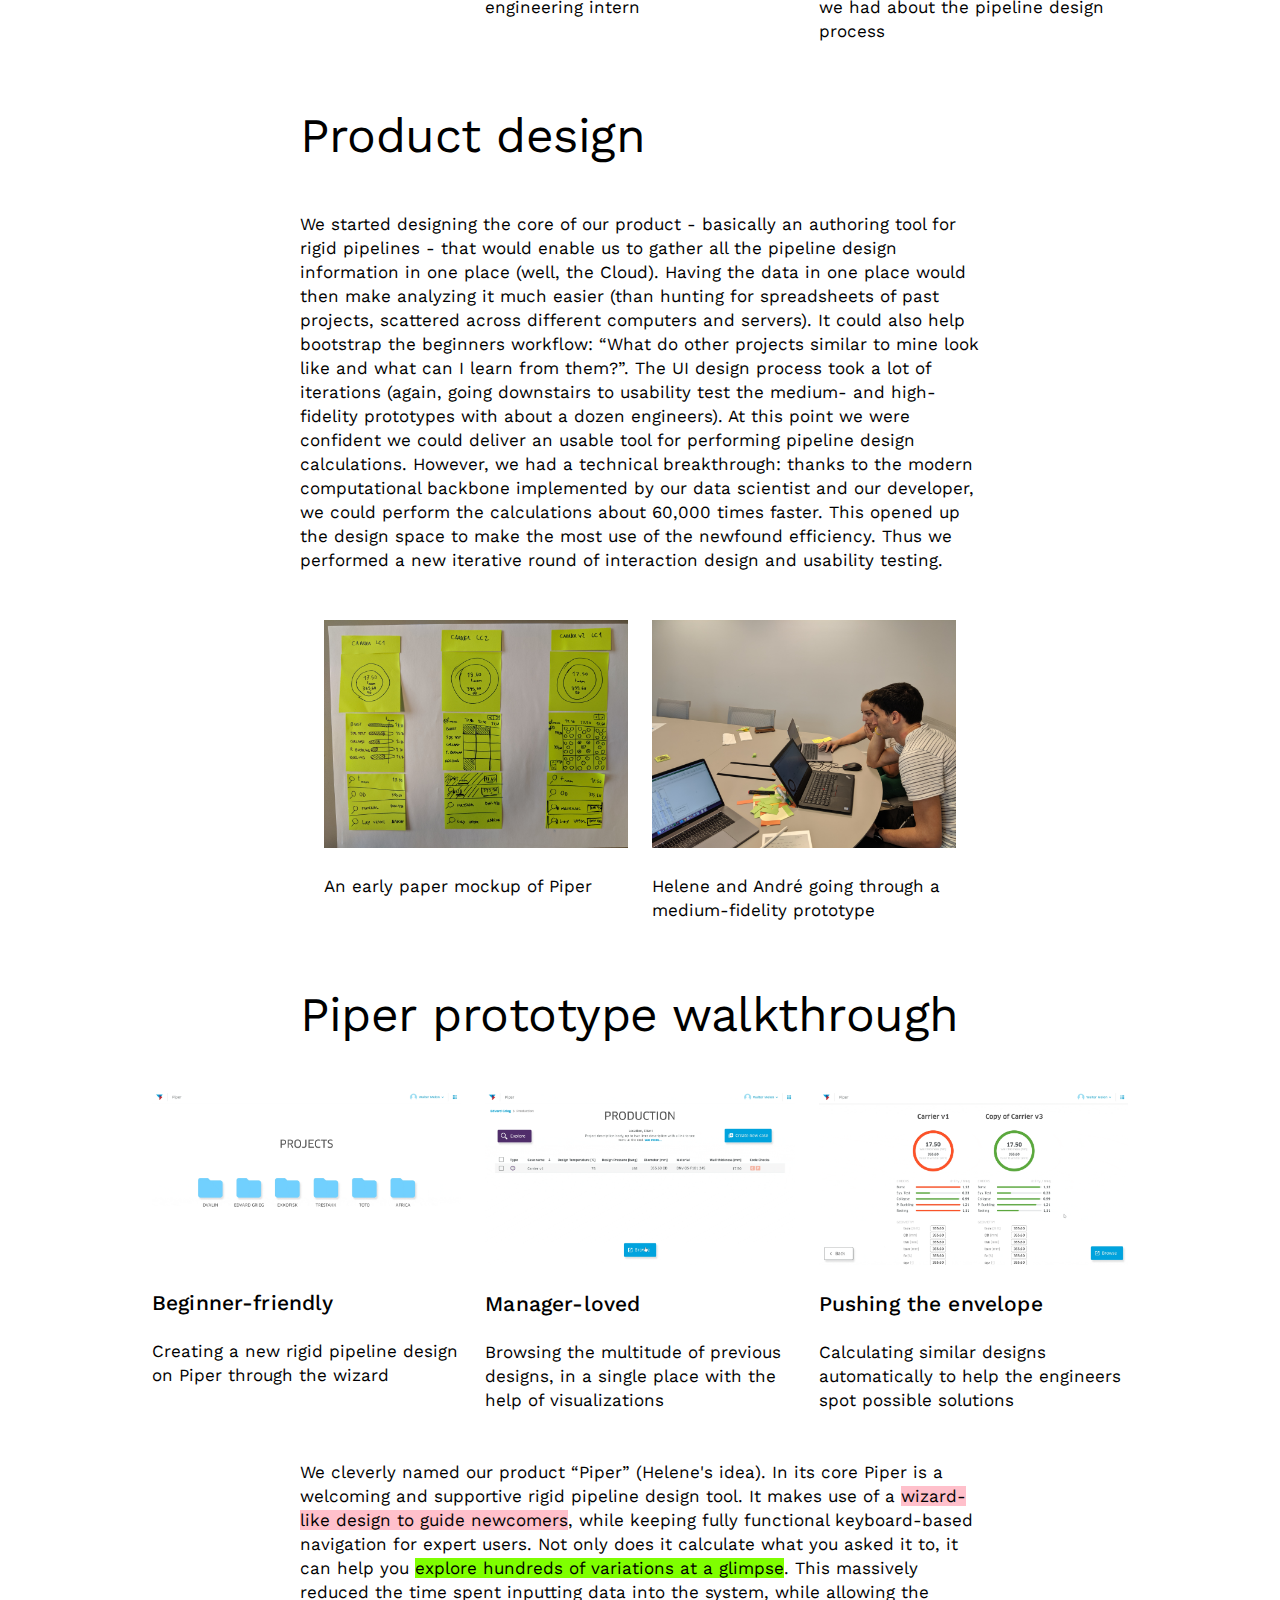
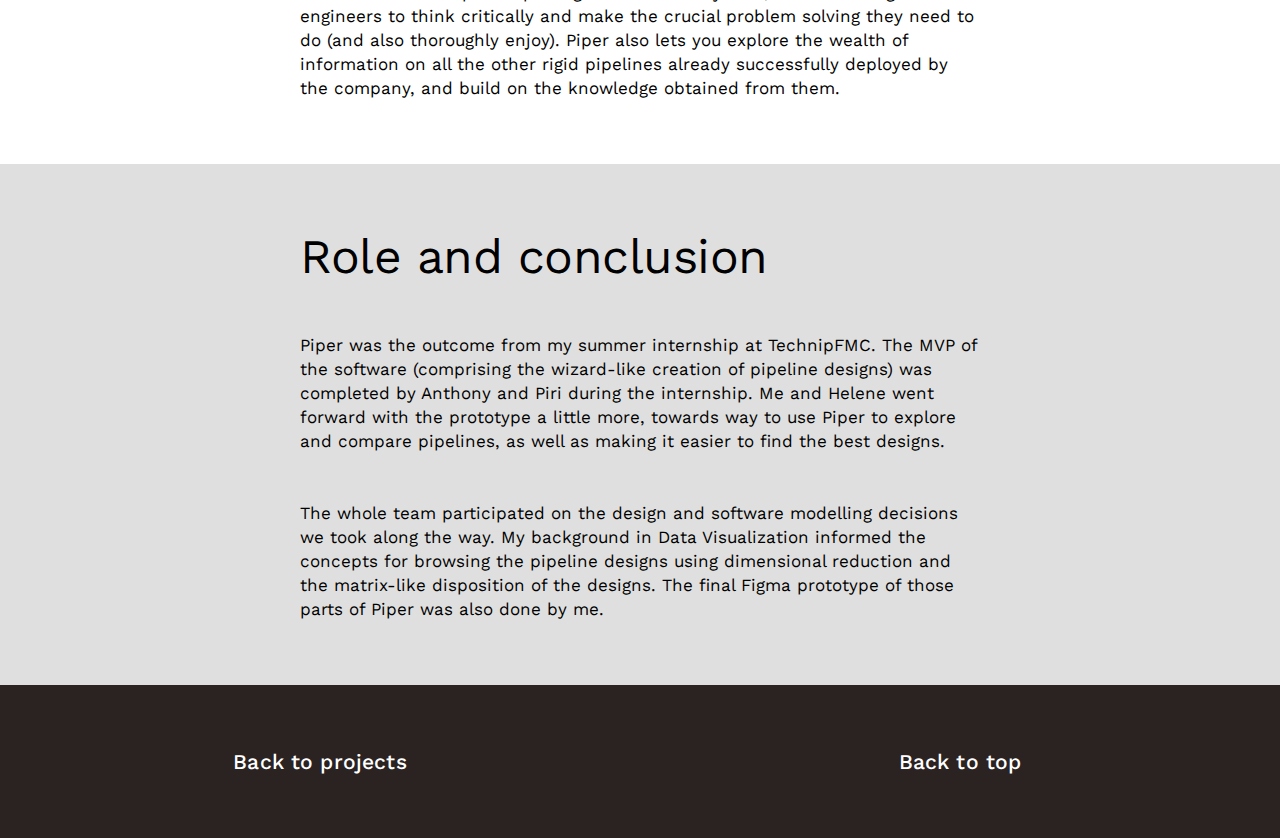
<file: piper.html>
<!DOCTYPE html>
<html lang="en">

<head>
  <meta charset="UTF-8">
  <meta name="viewport" content="width=device-width, initial-scale=1.0">
  <title>Piper</title>
  <link rel="stylesheet" href="../css/main.css" />
  <link rel="stylesheet" href="../css/test.css" />
  <link rel="stylesheet" href="../css/project-page.css" />
  <link rel="stylesheet" href="../css/section-simplified.css" />
  <link rel="stylesheet" href="../css/footer.css" />
  <link rel="stylesheet" href="../css/projects.css" />
  <link href="https://fonts.googleapis.com/css2?family=Work+Sans:wght@300;400;500&display=swap" rel="stylesheet" />
</head>

<body class="preload">
  <main>
    <div class="tile card hero" id="piper">
      <img src="images/piper-mockup.png" alt="">
    </div>
    <a class="on-light" href="index.html">
      <h6>artur becker</h6>
    </a>
  </main>

  <div class="description">
    <div>
      <h6>Piper</h6>
      <p>2019</p>
    </div>
    <p>UX/UI Design, software for designing rigid Oil & Gas pipelines.
      Summer internship project at the Digital Services and Innovation (DSI)
      department at TechnipFMC. DSI’s goal is to act as an innovation hub inside of the massive organization it is in. I
      joined three other interns (Helene Stenstadvold the designer, Anthony Genson the developer and Piri Babayev the
      data scientist) to form a squad to tackle one such innovation: re-thinking rigid pipeline design.
    </p>
  </div>

  <section class="content">

    <h3>Discovery</h3>
    <p>The project started with a kick-off discovery and framing (DnF) workshop with senior members of the department,
      stakeholders (aka the rigid pipeline engineering manager), and our day-to-day ally in the project: André Levy the
      rigid
      pipeline engineering intern.

      The purpose of the DnF was to help our squad establish an initial understanding of the problem domain, and try to
      start forming a shared vision for the project.
    </p>
    <img class="with-caption" src="images/piper-post-it.jpg" alt="">
    <p>One of the outputs of the Discovery and Framing workshop</p>

    <h3>UX research</h3>
    <p>
      Following the DnF, we immersed ourselves in all things subsea engineering. This ranged from trying to use the
      current tools the subsea engineers had (a collection of spreadsheets for doing the several needed calculations to
      lay a pipe in the deeps of the ocean) to venturing downstairs to observe the engineers actually using it, to
      interviewing them about how they felt about designing pipelines.

      The outcome of this research phase solidified into two personas and their respective journeys: one had a
      management role, while the other was a newly arrived intern working on their first project. As we understood the
      different needs of these personas, it became clear our intervention <span class="highlight-1">shouldn’t be solely
        managerial focused</span>,
      neither <span class="highlight-2">solely engineering focused</span>. We could achieve a larger impact by building
      a common platform to enable both
      management and engineers to perform their best work.
    </p>

    <div class="multi-pane triptych">
      <div><img src="images/piper-arne-persona.jpg" alt="">
      <p>
        Our manager persona
      </p>
      </div>
      <div><img src="images/piper-john-persona.jpg" alt="">
        <p>
          One of our user journeys - a new engineering intern
        </p>
      </div>
      <div><img src="images/piper-whiteboard-1.png" alt="">
        <p>
          Whiteboarding session with doubts we had about the pipeline design process
        </p>
      </div>
    </div>

    <h3>Product design</h3>
    <p>We started designing the core of our product - basically an authoring tool for rigid pipelines - that would
      enable us to gather all the pipeline design information in one place (well, the Cloud). Having the data in one
      place would then make analyzing it much easier (than hunting for spreadsheets of past projects, scattered across
      different computers and servers). It could also help bootstrap the beginners workflow: “What do other projects
      similar to mine look like and what can I learn from them?”.
      The UI design process took a lot of iterations (again, going downstairs to usability test the medium- and
      high-fidelity prototypes with about a dozen engineers).
      At this point we were confident we could deliver an usable tool for performing pipeline design calculations.
      However, we had a technical breakthrough: thanks to the modern computational backbone implemented by our data
      scientist and our developer, we could perform the calculations about 60,000 times faster. This opened up the
      design space to make the most use of the newfound efficiency. Thus we performed a new iterative round of
      interaction design and usability testing.
    </p>

    <div class="multi-pane">
      <div><img src="images/piper-paper-prototype.jpg" alt="">
        <p>An early paper mockup of Piper</p>
      </div>
      <div>
        <img src="images/piper-medium-prototype.jpg" alt="">
        <p>Helene and André going through a medium-fidelity prototype</p>
      </div>
    </div>

    <h3>Piper prototype walkthrough</h3>

    <div class="multi-pane triptych">
      <div><img src="images/piper-wizard.gif" alt="">
        <h6>Beginner-friendly</h6>
        <p>Creating a new rigid pipeline design on Piper through the wizard</p>
      </div>
      <div><img src="images/piper-browse.gif" alt="">
        <h6>Manager-loved</h6>
        <p>Browsing the multitude of previous designs, in a single place with the help of visualizations</p>
      </div>
      <div><img src="images/piper-explore.gif" alt="">
        <h6>Pushing the envelope</h6>
        <p>Calculating similar designs automatically to help the engineers spot possible solutions</p>
      </div>
    </div>

    <p>We cleverly named our product “Piper” (Helene's idea). In its core Piper is a welcoming and supportive rigid
      pipeline design
      tool. It makes use of a <span class="highlight-2">wizard-like design to guide newcomers</span>, while keeping
      fully functional keyboard-based
      navigation for expert users. Not only does it calculate what you asked it to, it can help you <span
        class="highlight-1">explore hundreds of
        variations at a glimpse</span>. This massively reduced the time spent inputting data into the system, while
      allowing the
      engineers to think critically and make the crucial problem solving they need to do (and also thoroughly enjoy).
      Piper also lets you explore the wealth of information on all the other rigid pipelines already successfully
      deployed by the company, and build on the knowledge obtained from them.
    </p>
  </section>

  <section class="content outro">
    <h3>Role and conclusion</h3>
    <p>Piper was the outcome from my summer internship at TechnipFMC. The MVP of the software (comprising the
      wizard-like creation of pipeline designs) was completed by Anthony and Piri during the internship.
      Me and Helene went forward with the prototype a little more, towards way to use Piper to explore and compare
      pipelines, as well as making it easier to find the best designs.</p>
    <p>
      The whole team participated on the design and software modelling decisions we took along the way. My background in
      Data Visualization informed the concepts for browsing the pipeline designs using dimensional reduction and the
      matrix-like disposition of the designs. The final Figma prototype of those parts of Piper was also done by me.
    </p>
  </section>

  <footer>
    <a href="index.html">Back to projects</a>
    <a href="#">Back to top</a>
  </footer>

</body>
</file>
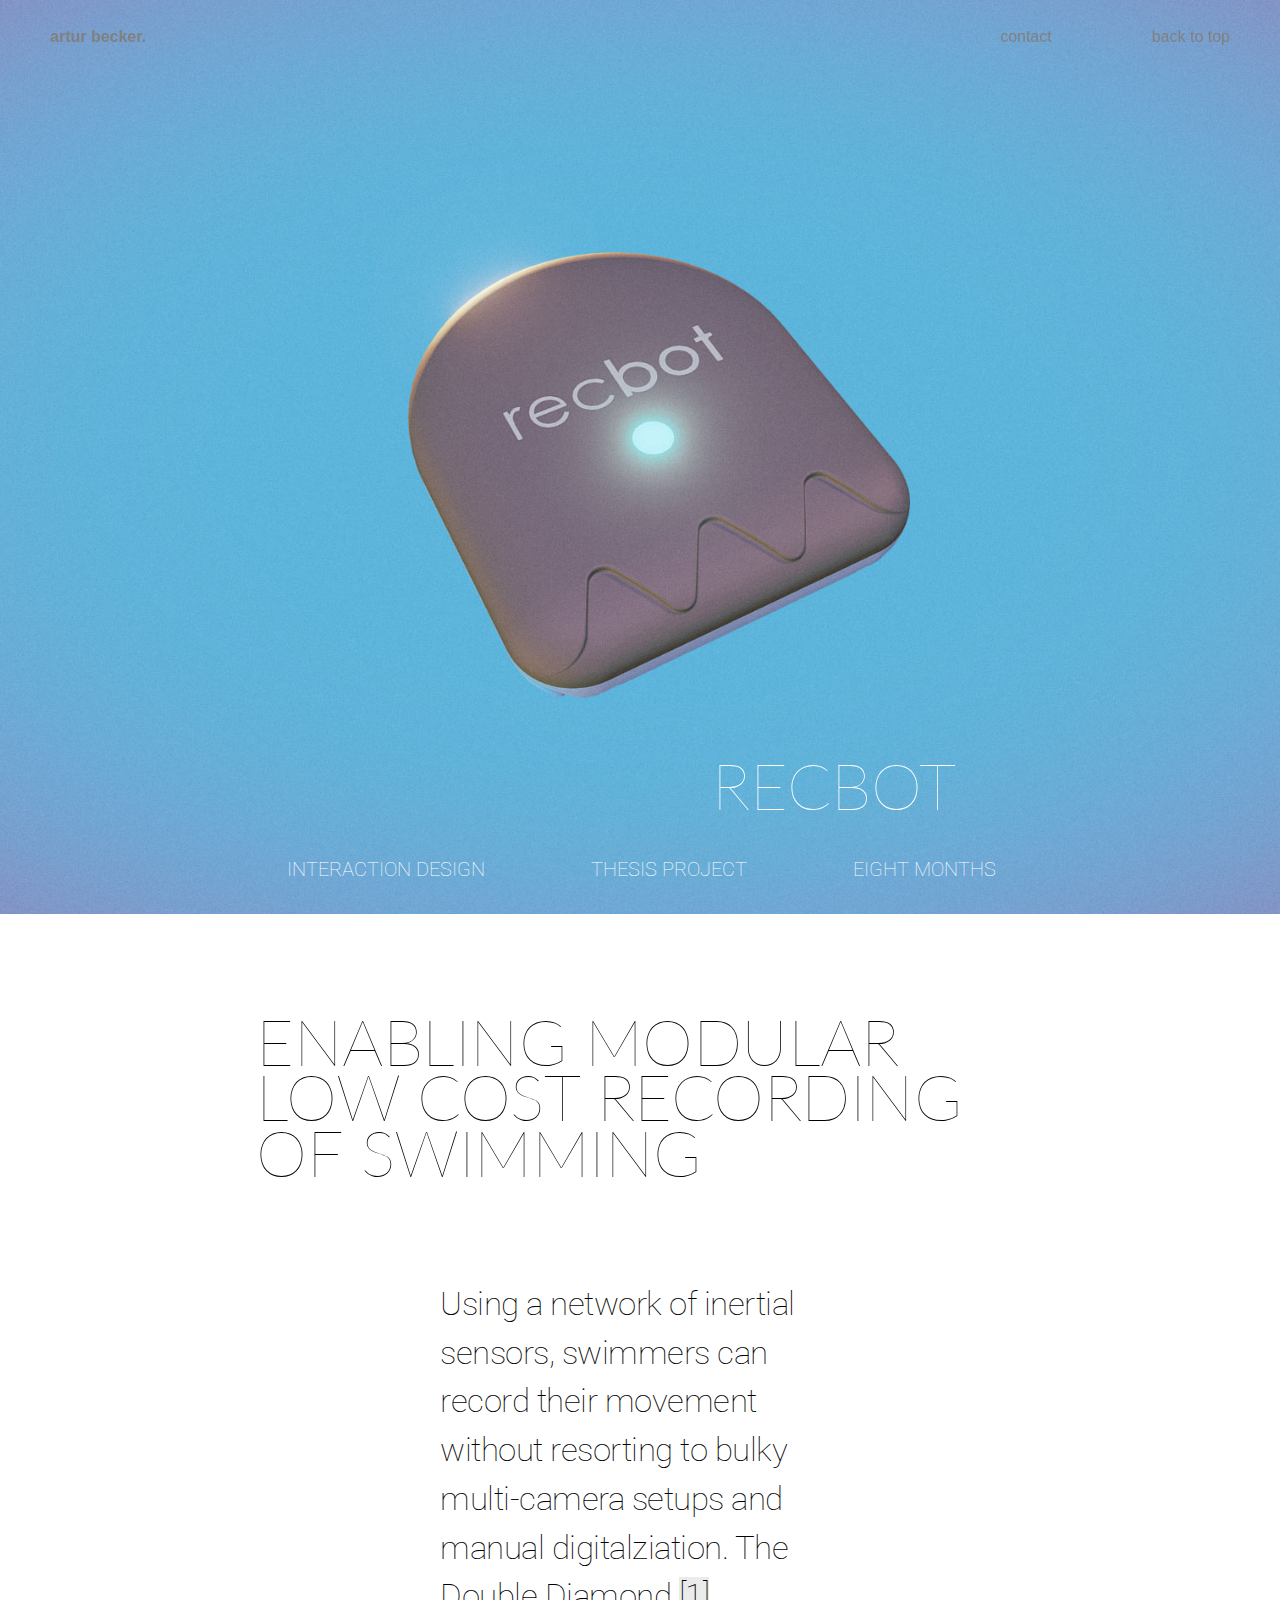
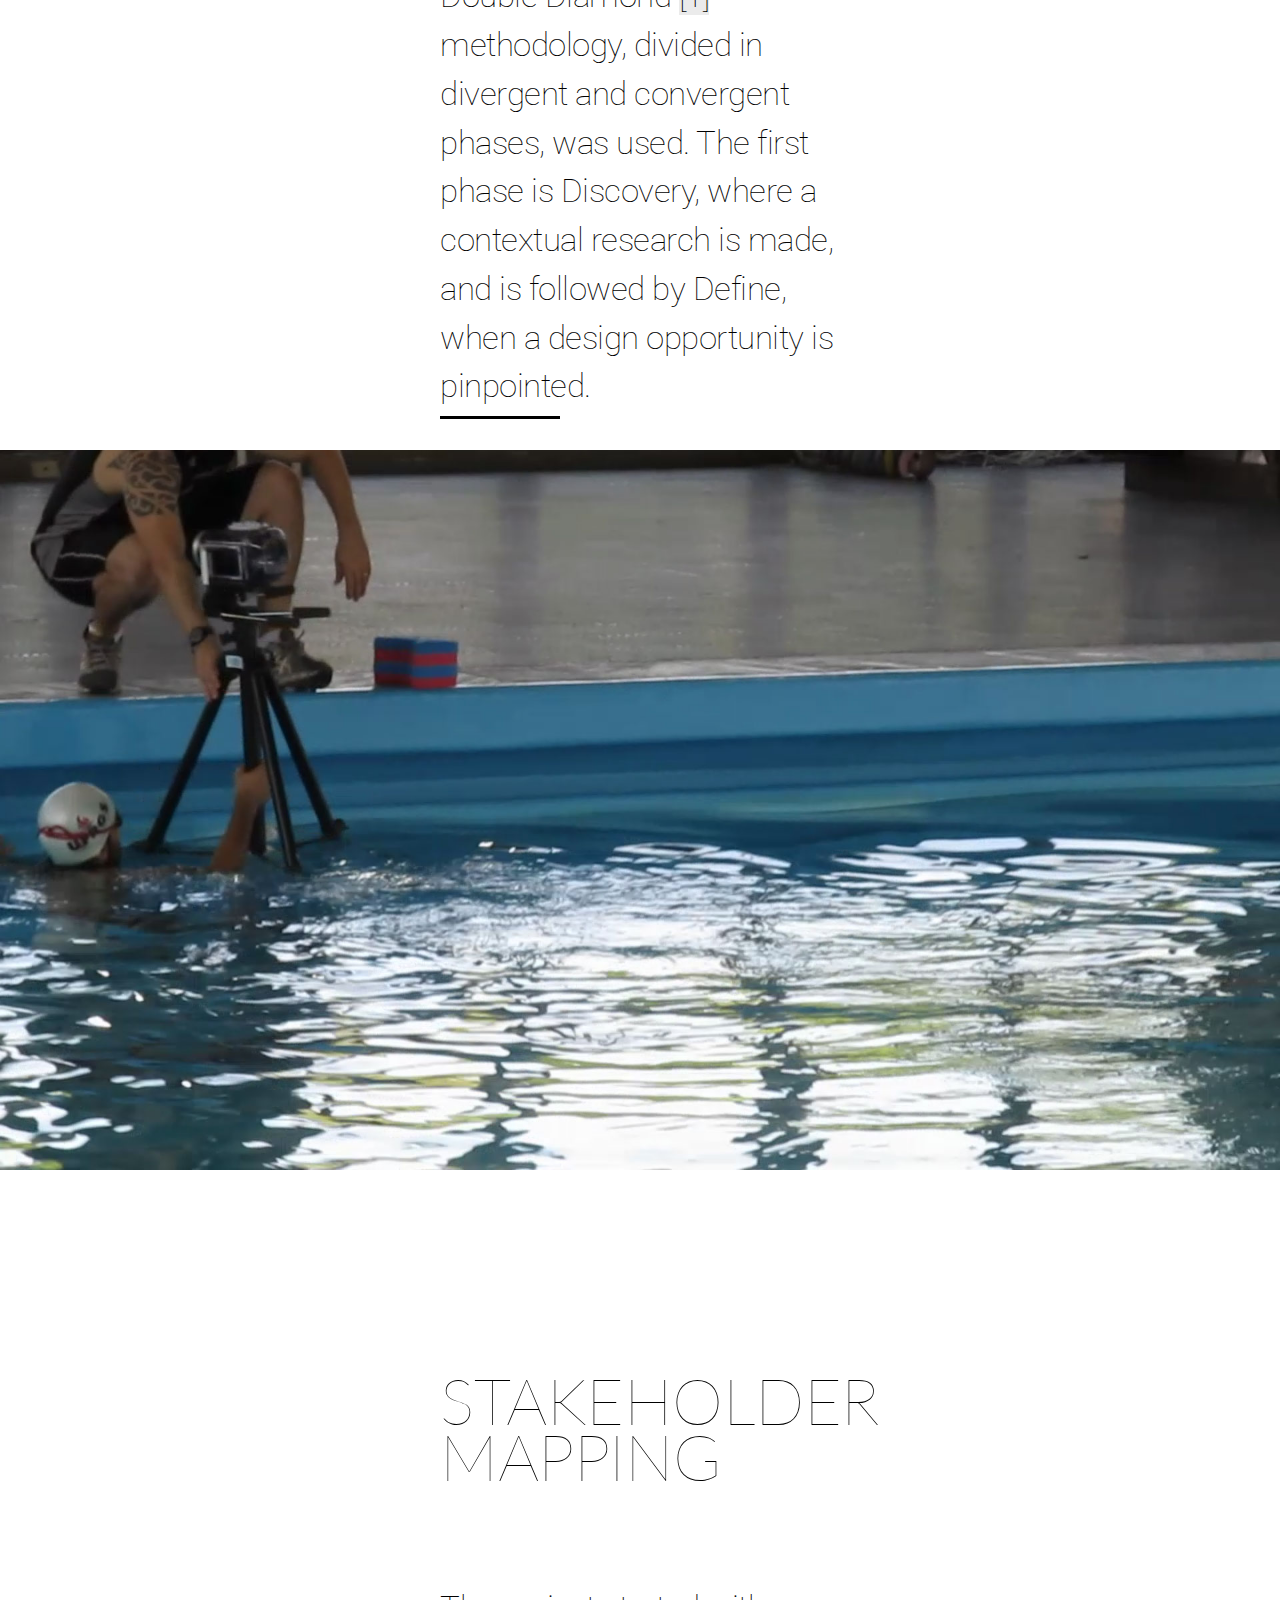
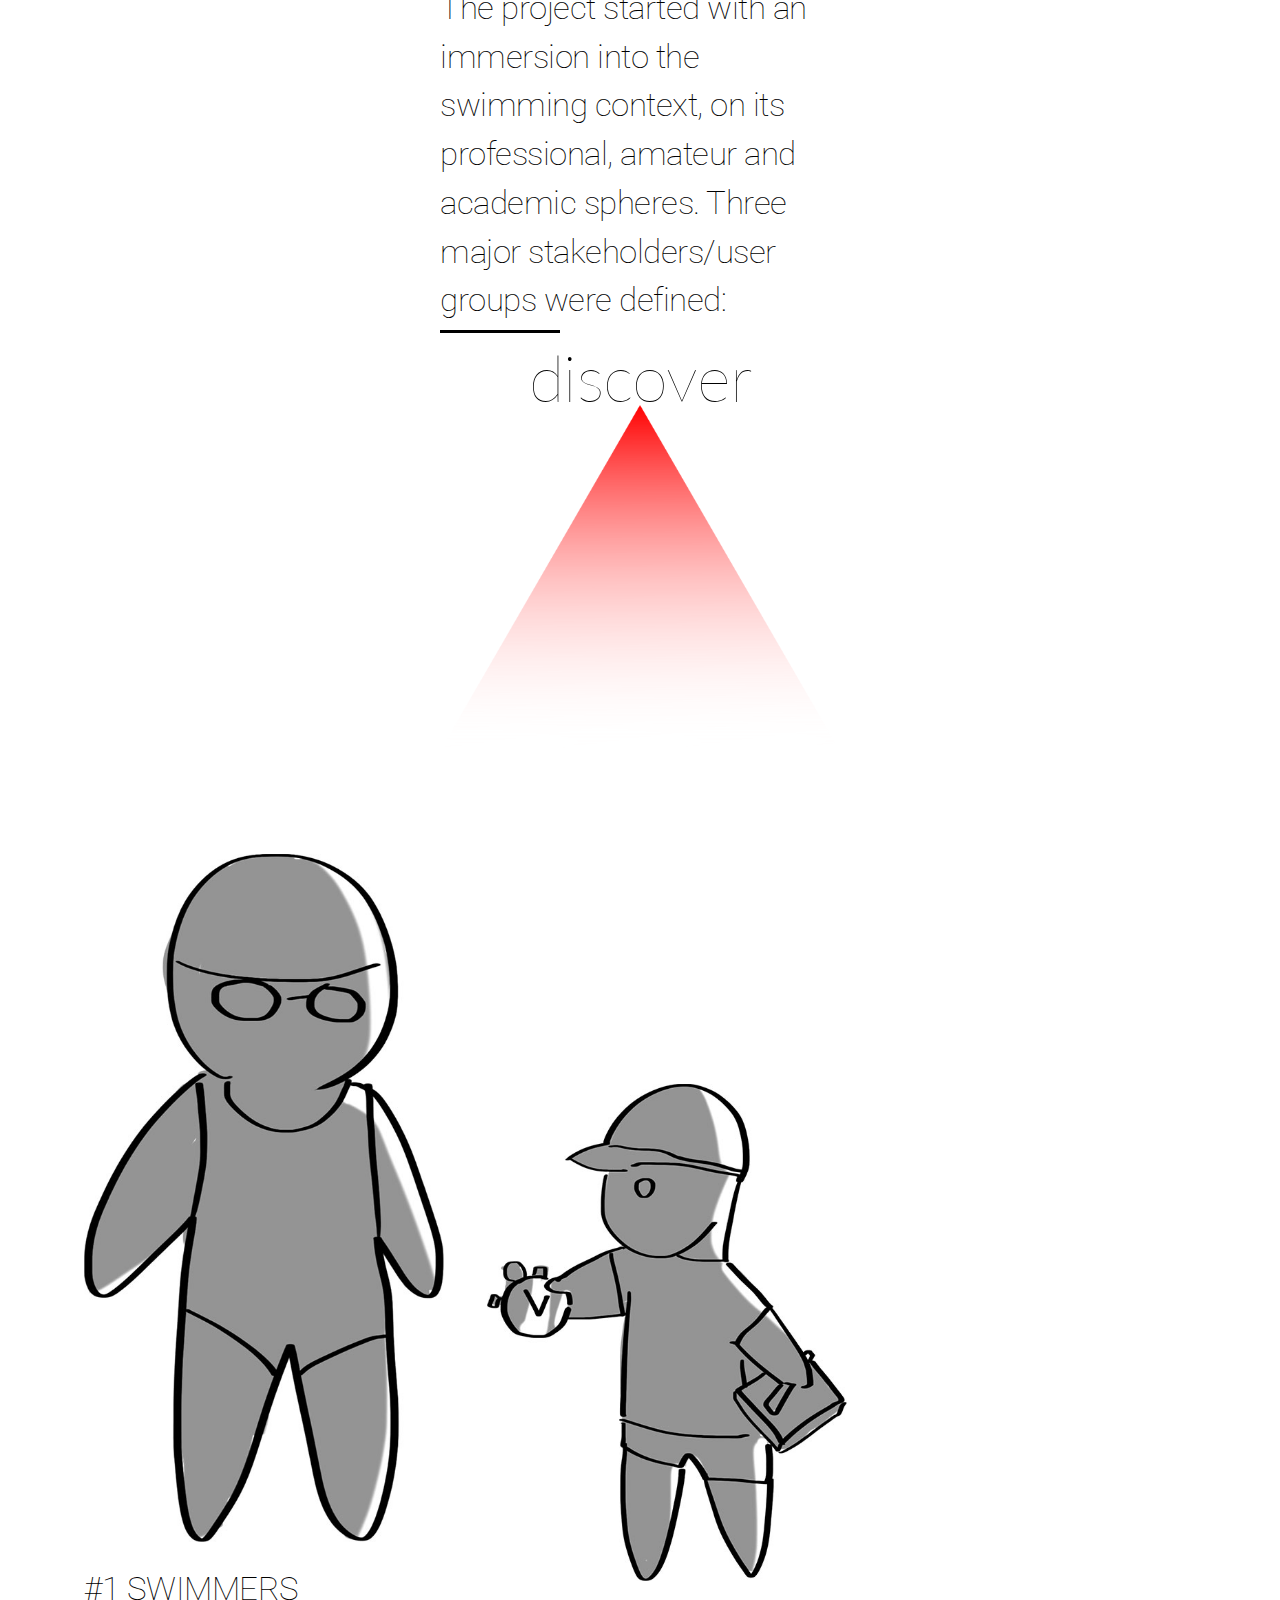
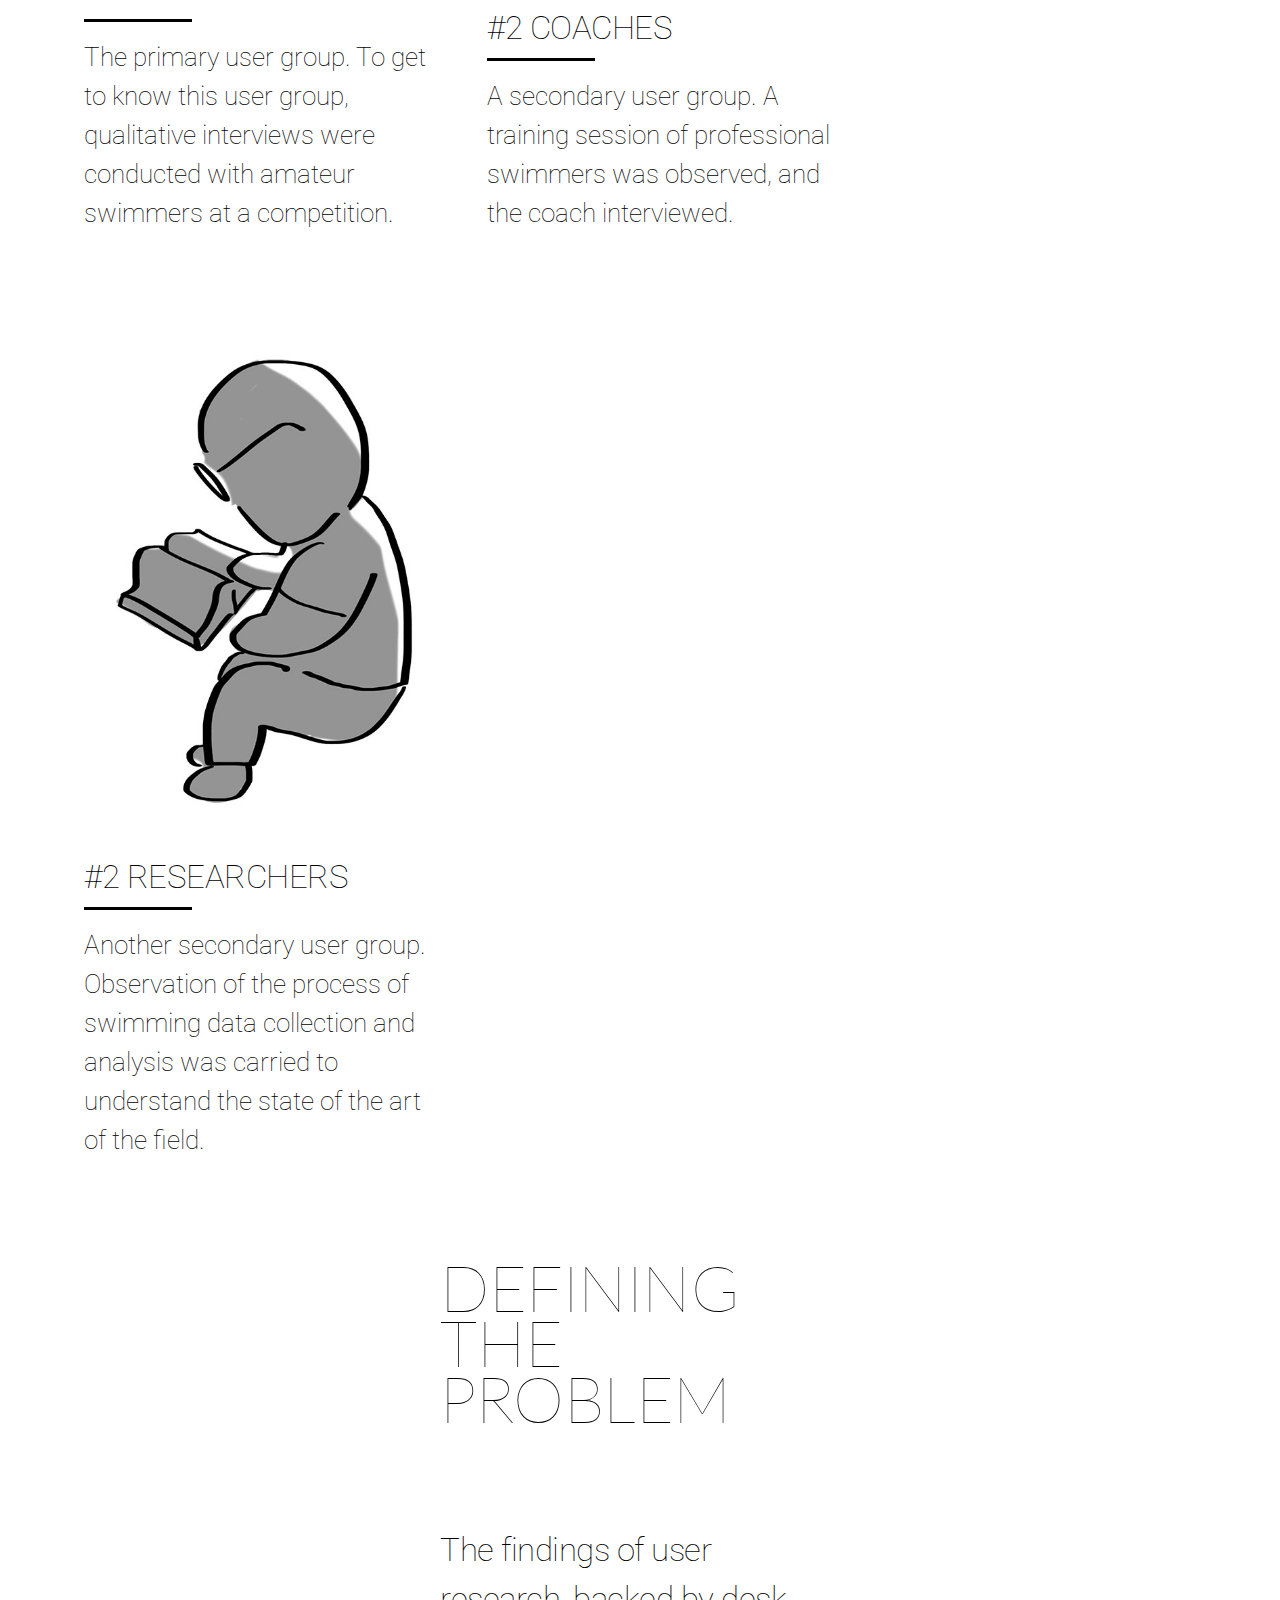
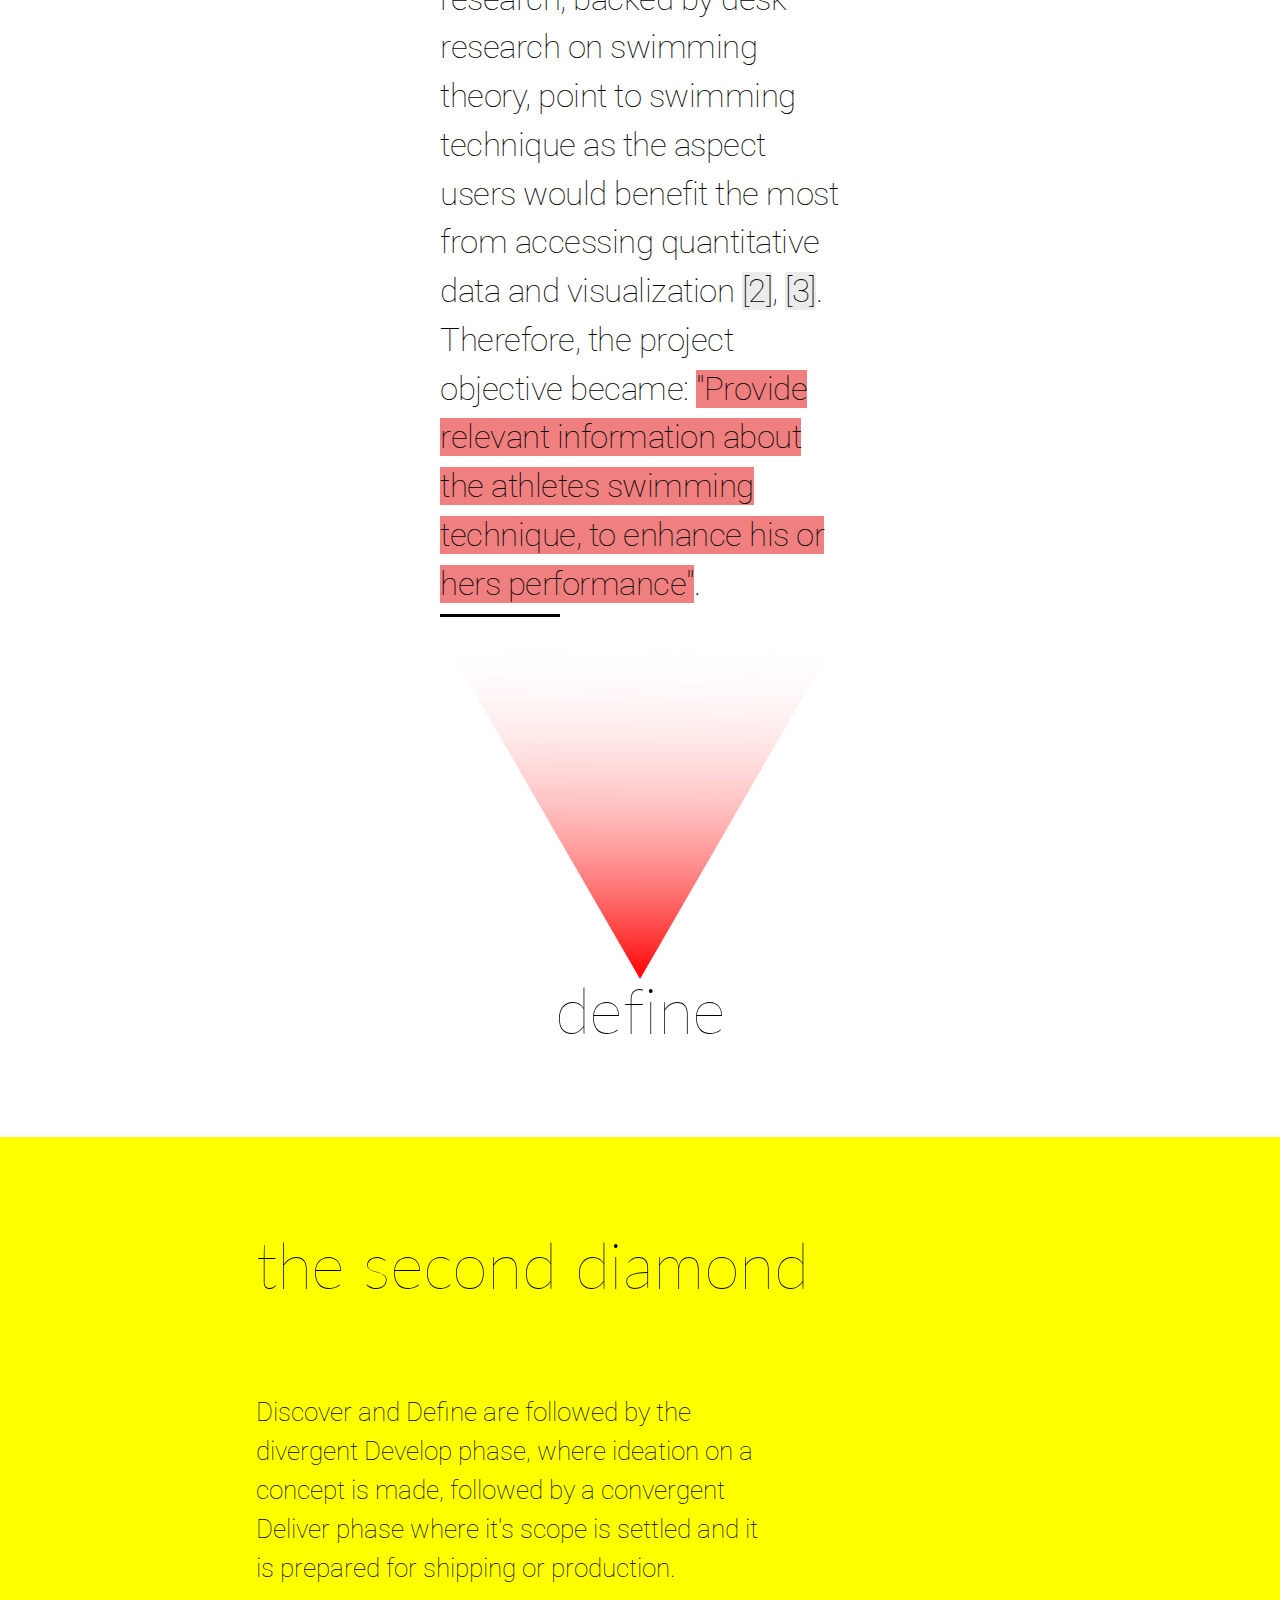
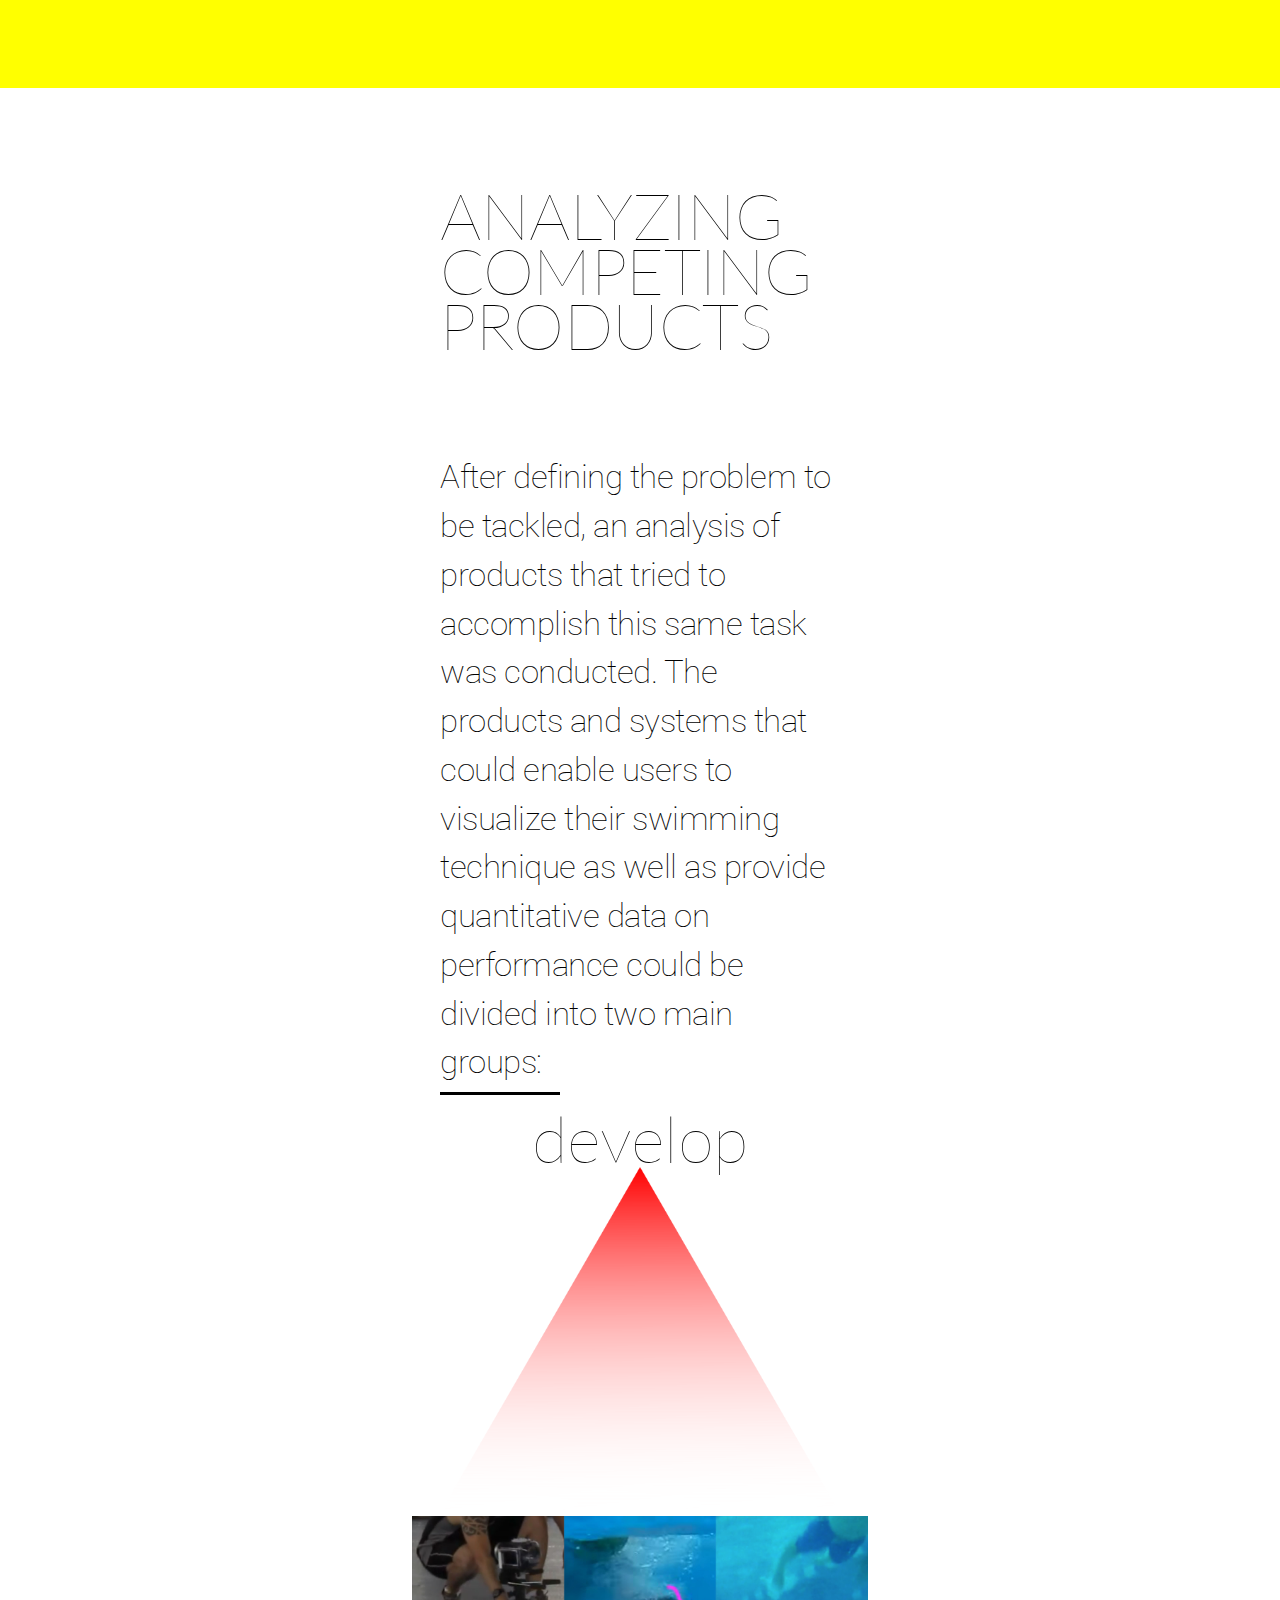
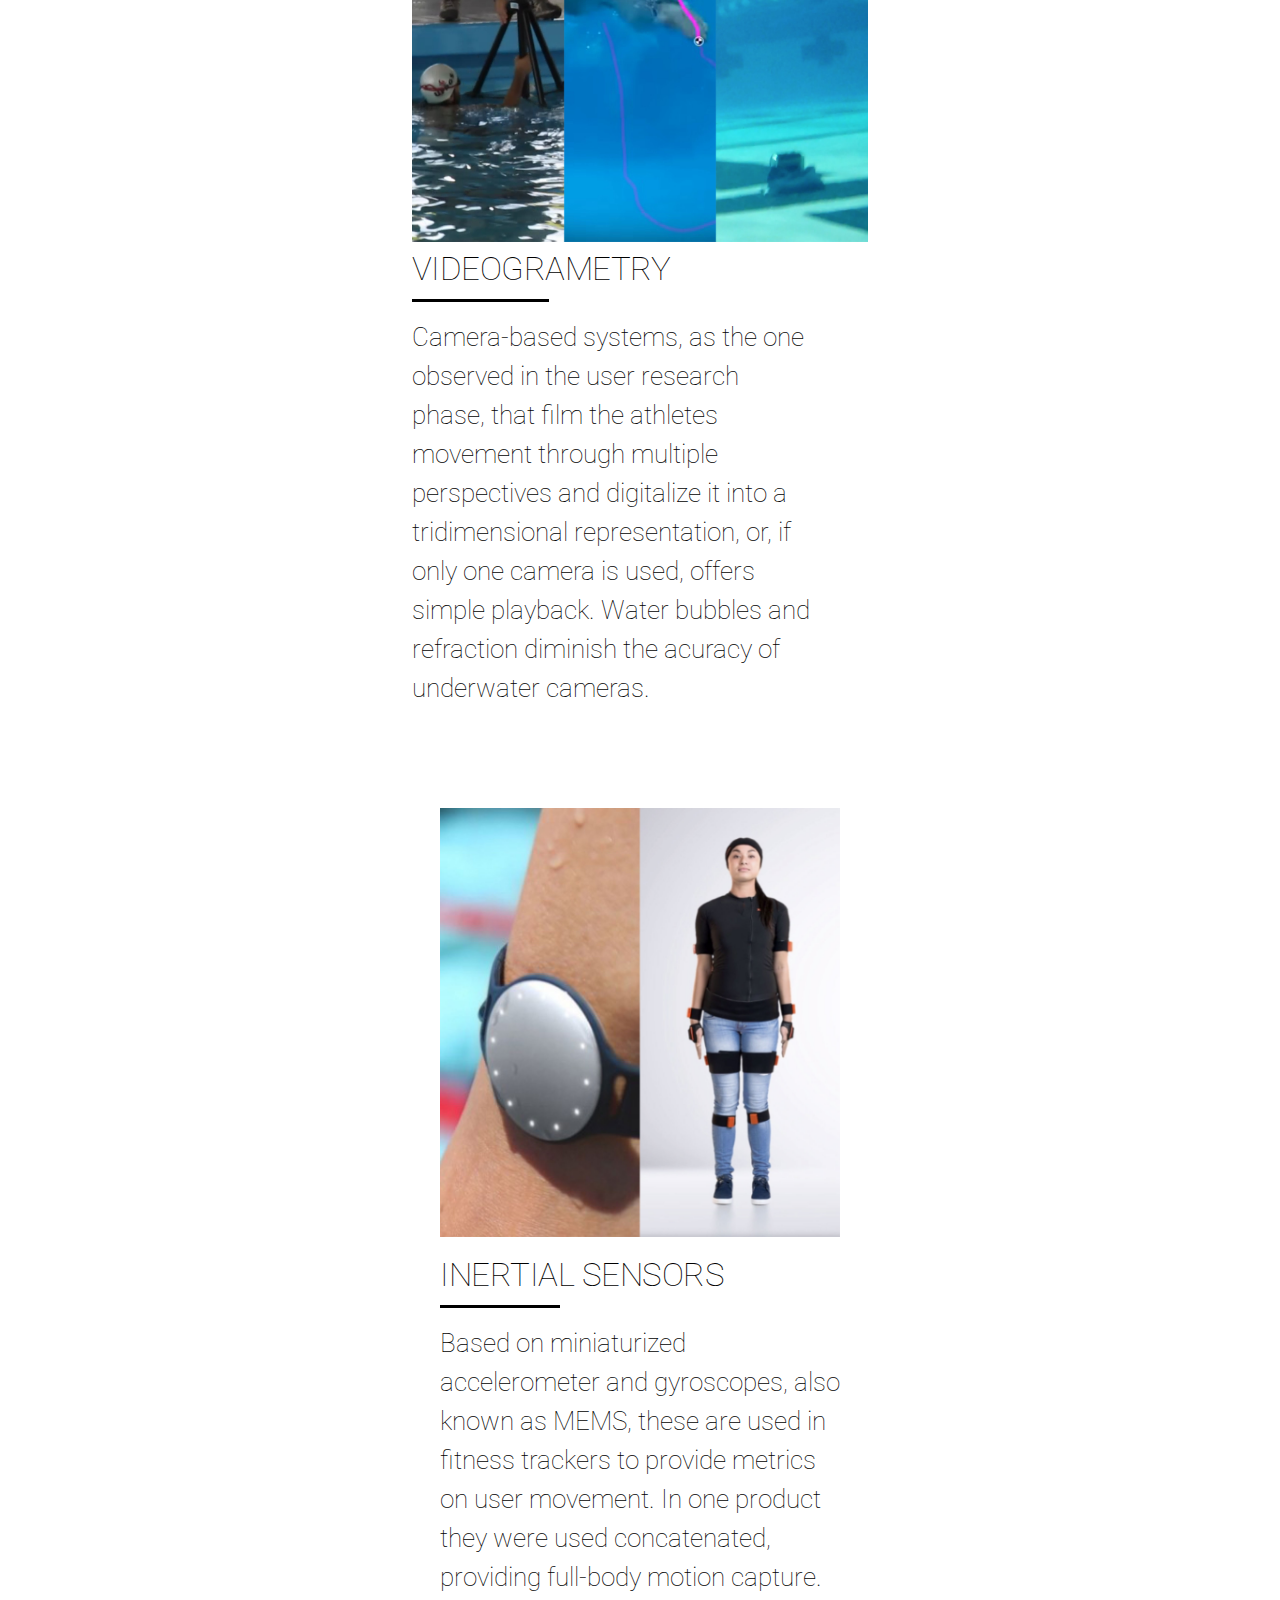
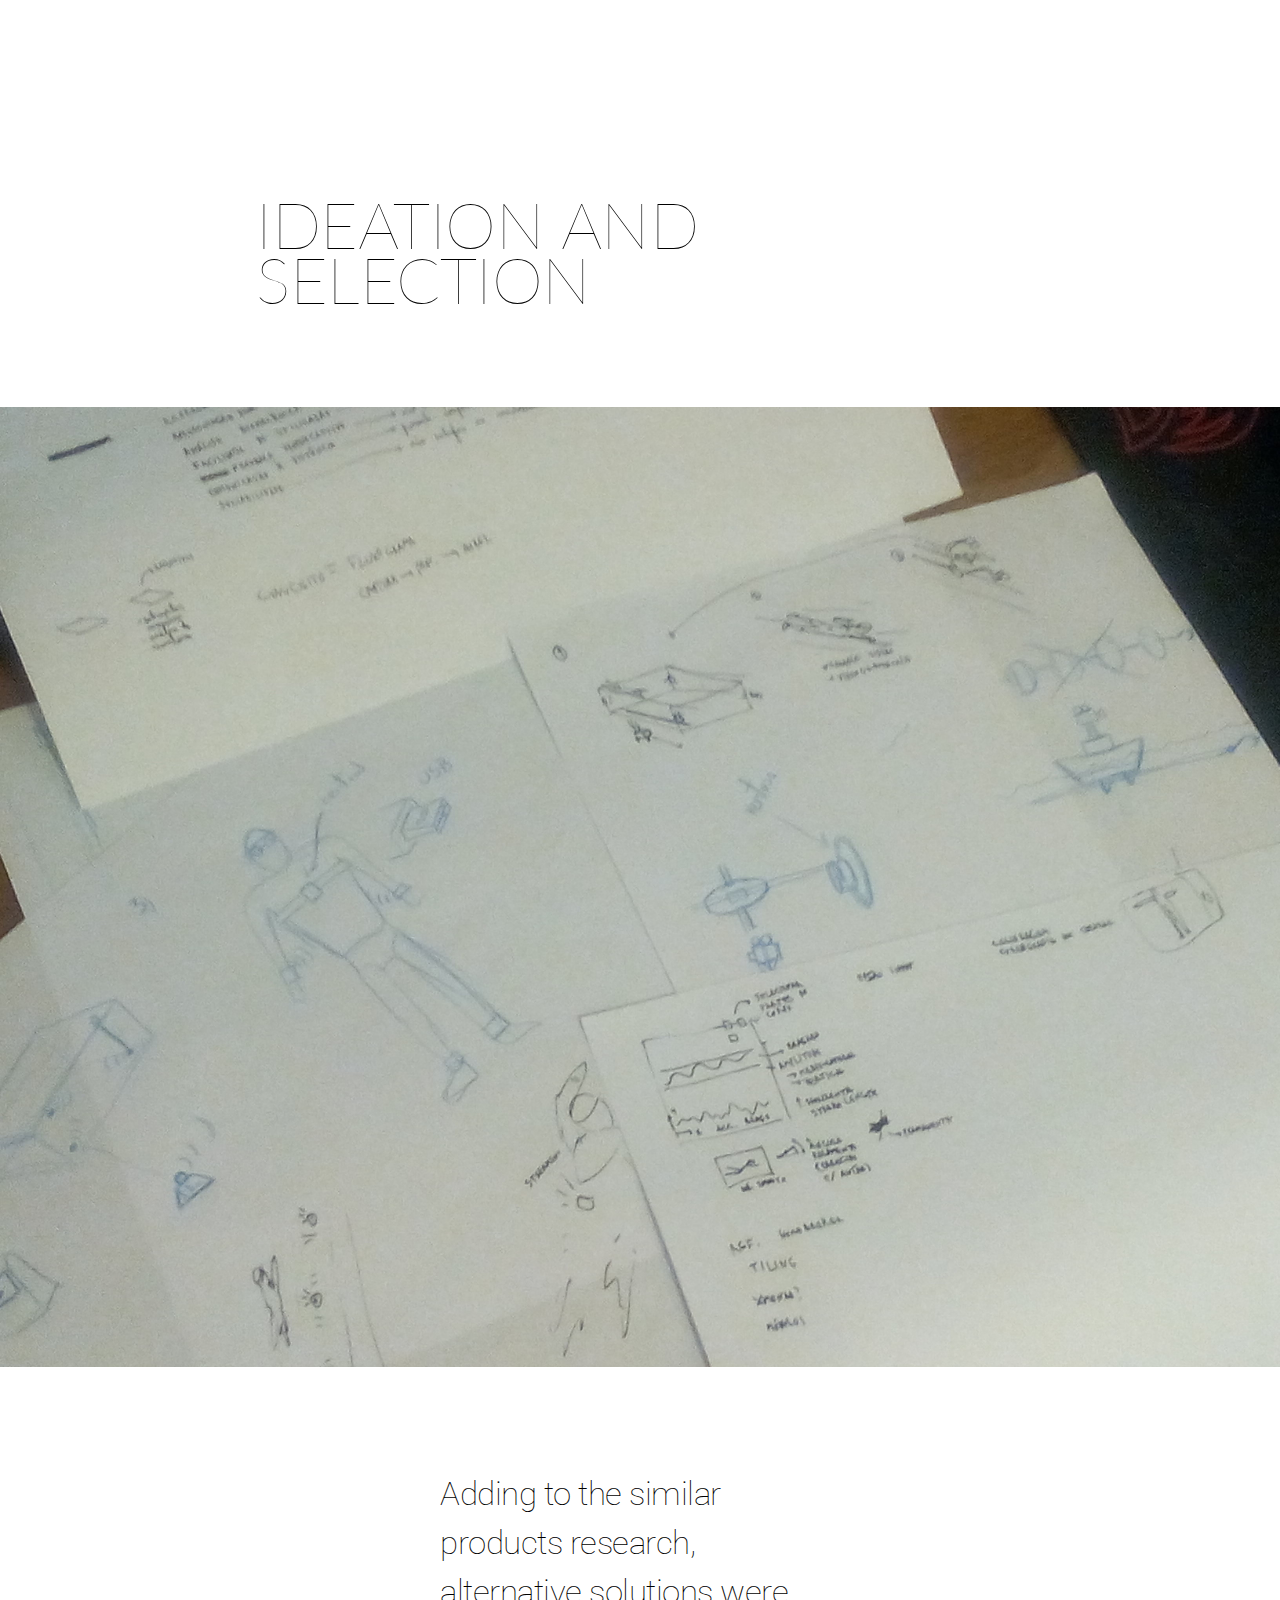
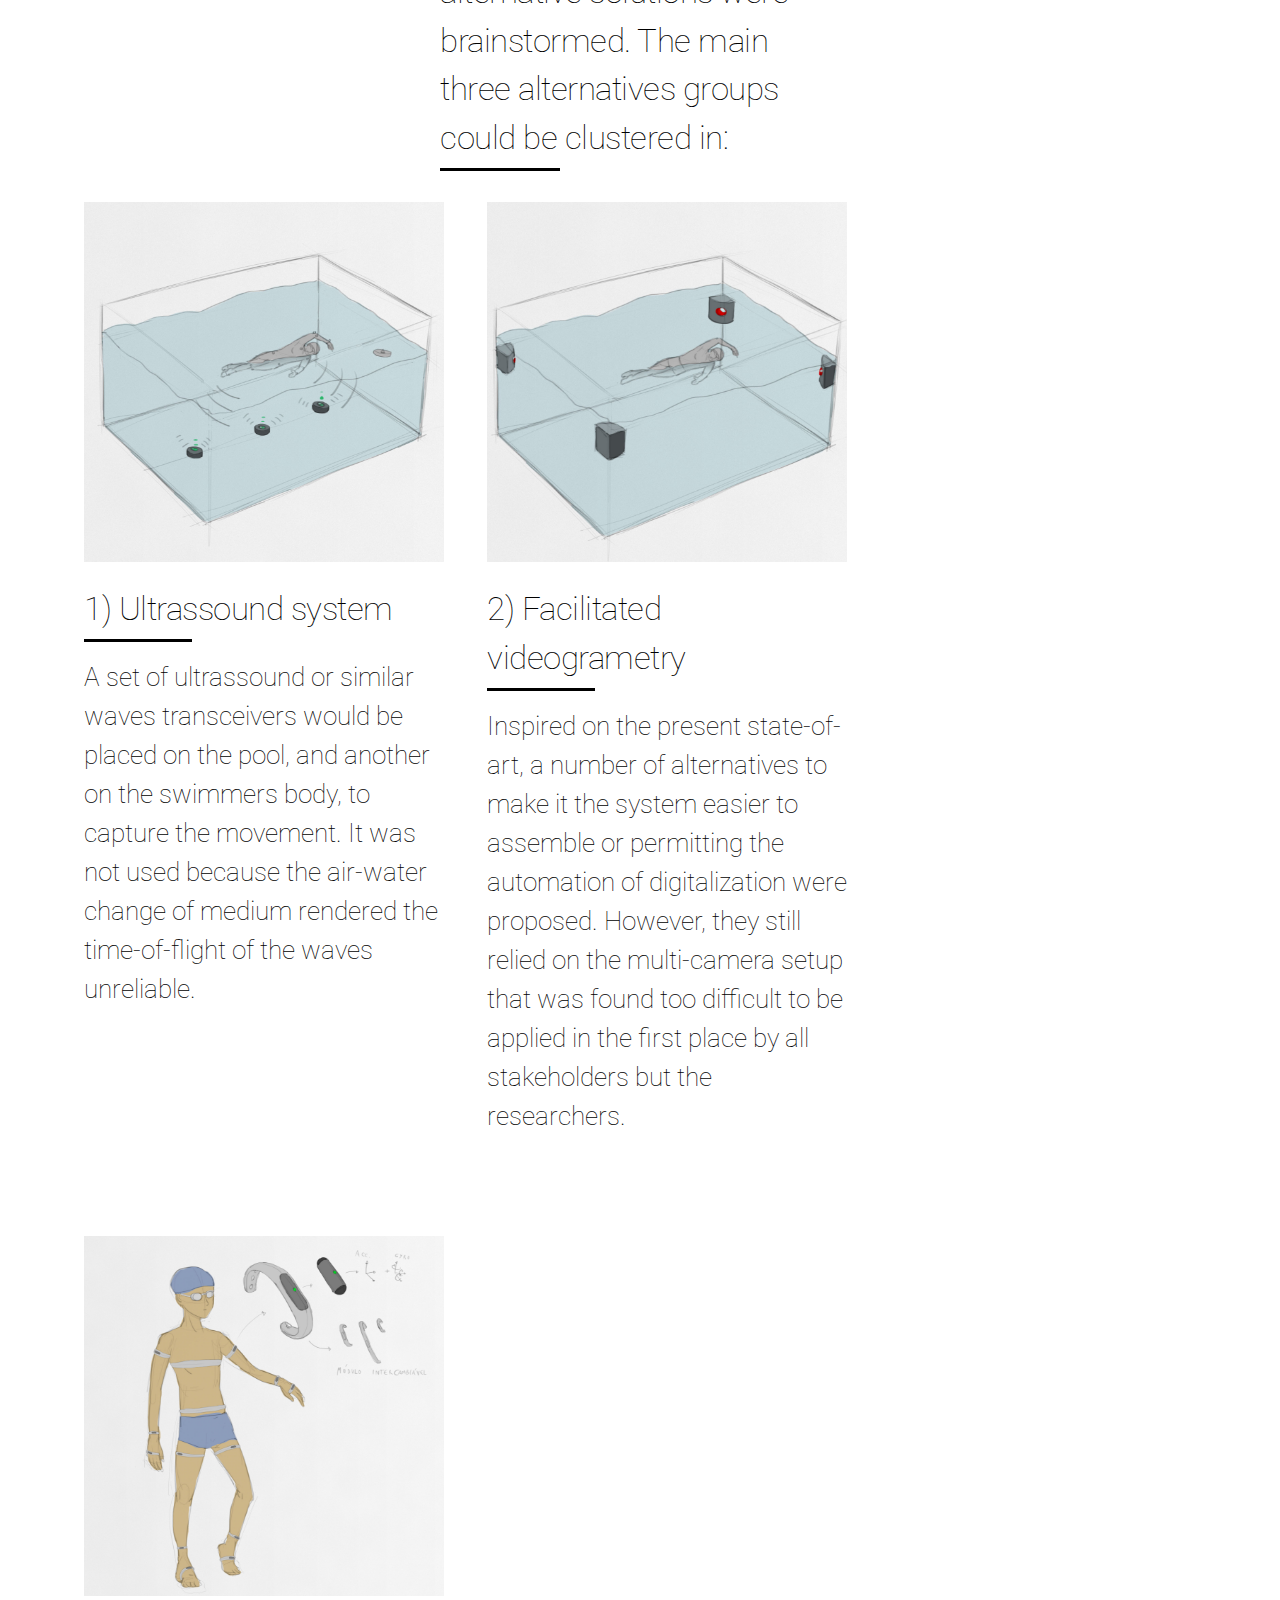
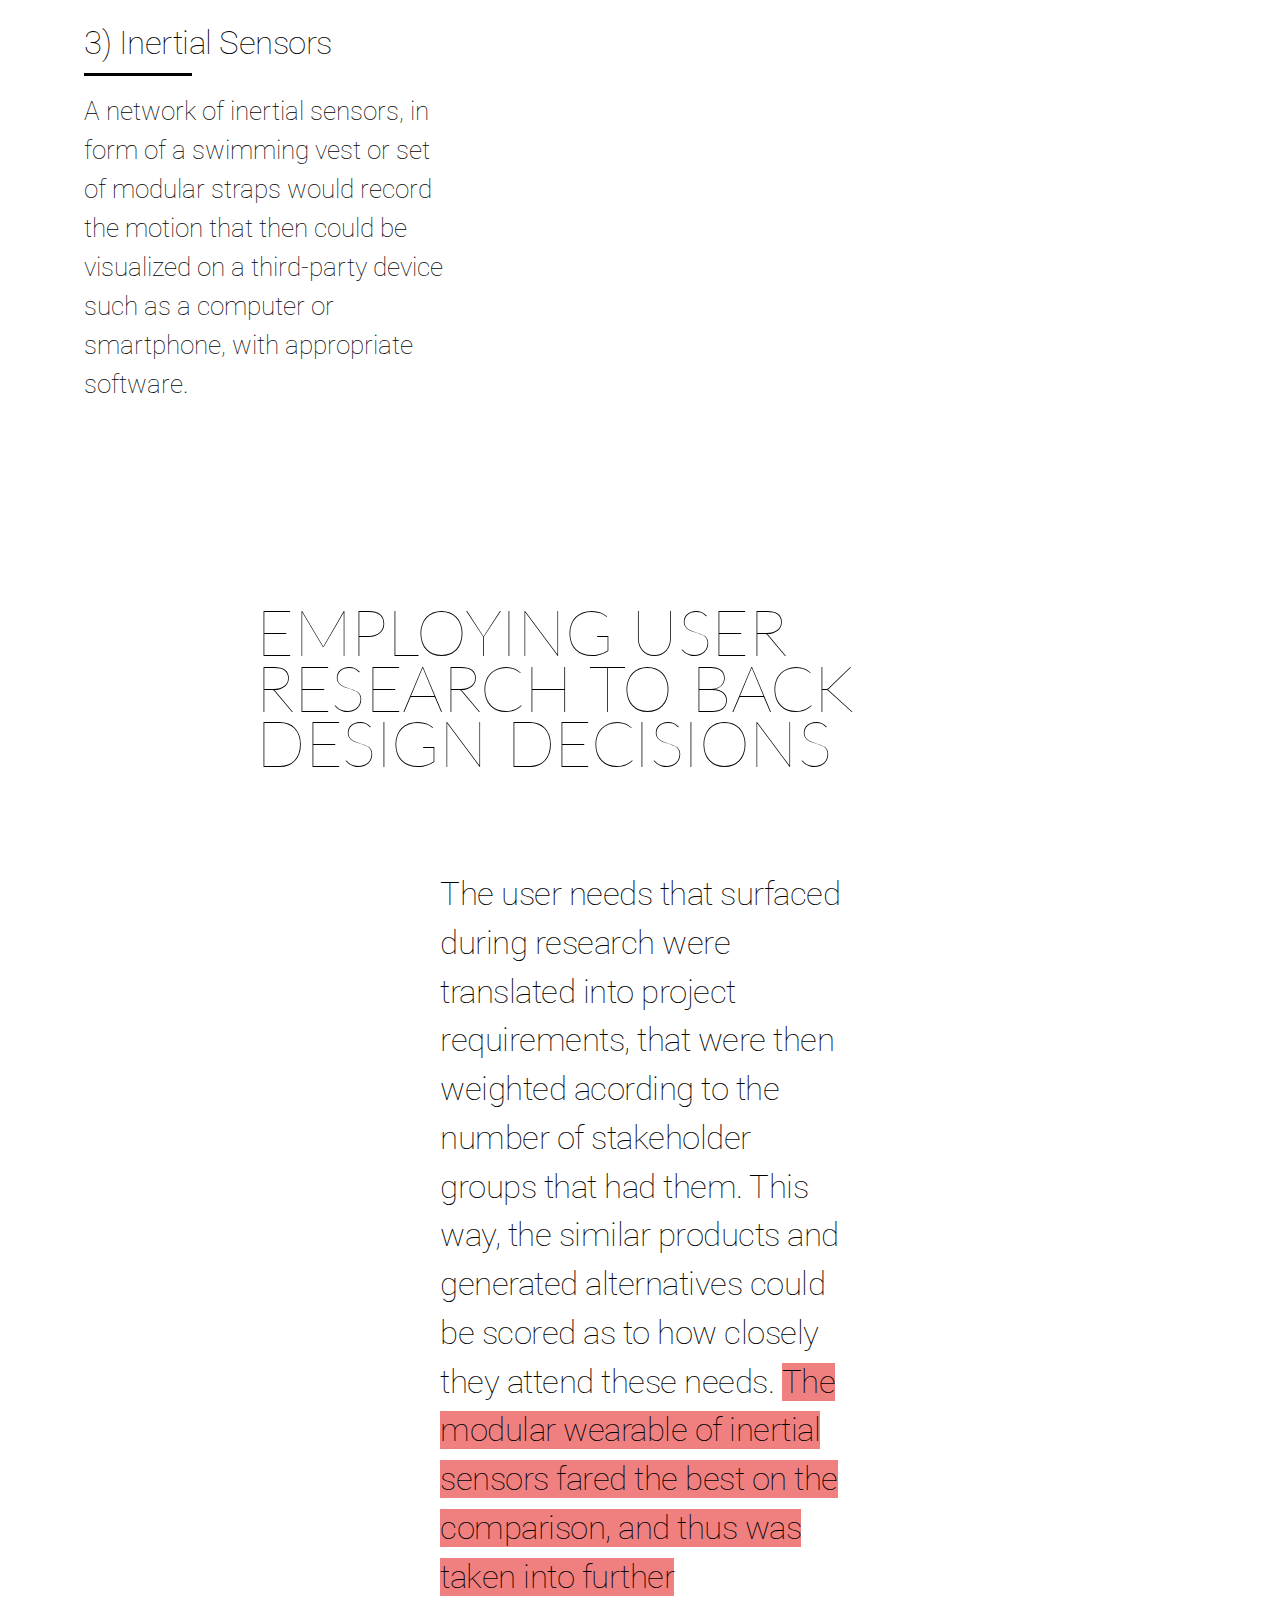
<file: recbot-old.html>
<!DOCTYPE html>
<html lang="en">
	<head>
		<meta charset="utf-8"/>
		<title>Recbot</title>
		<link rel="stylesheet" href="../css/main.css" />
		<link rel="stylesheet" href="../css/inova.css" />
		<link rel="stylesheet" href="../css/recbot.css" />
		<link href="https://fonts.googleapis.com/css?family=Lato:100,300,400|Nunito:400,800|Roboto:100,300,700" rel="stylesheet">
		<script type="text/javascript" src="https://d1jlf623bx36qa.cloudfront.net/api/sketchfab-viewer-1.0.0.js"></script>
	</head>
	<body>
		<div id=navigation>
			<p id="nav1"><a href=index.html>artur becker.</a></p>
			<p id="nav2"><a href=#titlecontainer>back to top</a></p>
			<p id="nav3"><a href=index.html#contact>contact</a></p>
		</div>
		<div id=titlecontainer>
			<div id="placeholder"></div>
			<div id="title">
				<h1>RECBOT</h1>
			</div>
			<div id="metadata">
				<div class="metacontainer">
				<p class="metadummy"></p>
				<p class="metainfo"><span>INTERACTION DESIGN</span></p>
				</div>
				<div class="metacontainer">
				<p class="metadummy"></p>
				<p class="metainfo"><span>THESIS PROJECT</span></p>
				</div>
				<div class="metacontainer">
				<p class="metadummy"></p>
				<p class="metainfo"><span>EIGHT MONTHS</span></p>
				</div>
			</div>
		</div>
		<div id="content">
		<div id="red">
			<h2 class="inlineh2" id="postitle">
			ENABLING MODULAR LOW COST RECORDING OF SWIMMING
			</h2>
			<div class="inline" id="preimg">
		<div class="column">
			<h3 class=paratitle>
			Using a network of inertial sensors, swimmers can record their movement without resorting
to bulky multi-camera setups and manual digitalziation. The Double Diamond <a href="#references">[1]</a> methodology,
divided in divergent and convergent phases, was used. The first phase is Discovery, where
a contextual research is made, and is followed by Define, when a design opportunity
is pinpointed.
			</h3>
		</div>
		<div class="column"></div>
		</div>
		
		<img class="img" id="fullimg"src="../images/posicionamentoCamera1.jpg"></img>
		
		<div class="inline">
			<div class="column">
			<h2 class="inlineh2">
			STAKEHOLDER MAPPING
			</h2>
				<h3 class=paratitle>
				The project started with an immersion into the swimming context, on its professional, amateur and
academic spheres. Three major stakeholders/user groups were defined:
				</h3>
			</div>
			<div class="column">
			<h2 class="diamondh2">
			discover
			</h2>
				<img class="img" src="../images/triangle.png"></img>
			</div>
		</div>
		
		<div class="inline3">
			<div class="column3" id="stakeholders">
				<img class="img"  id="student" src="../images/nadador.jpg"></img>
				<h3 class="paratitlecenter">#1 SWIMMERS</h3>
				<p class="text">
The primary user group. To get to know this user group, qualitative interviews
were conducted with amateur swimmers
at a competition.

				</p>
			</div>
			<div class="column3" id="stakeholders">
				<img class="img" id="researcher" src="../images/treinador.jpg"></img>
	<h3 class="paratitlecenter">#2 COACHES</h3>
				
				<p class="text">
A secondary user group. A training session of professional swimmers was observed, and
the coach interviewed.
				</p>	
			</div>
			<div class="column3" id="stakeholders">
				<img class="img" id="bookworm" src="../images/pesquisador.jpg"></img>
				<h3 class="paratitlecenter">#2 RESEARCHERS</h3>
				<p class="text">
Another secondary user group. Observation of the process of swimming data collection
and analysis was carried to understand the state of the art of the field.


				</p>
			</div>
		</div>
		
		
		
		<div class="inline" id="define">
			<div class="column">
				<h2 class="inlineh2">
			DEFINING THE PROBLEM
			</h2>
				<h3 class=paratitle>
				The findings of user research, backed by desk research on swimming theory, point to
swimming technique as the aspect users would benefit the most from accessing quantitative data
and visualization <a href="#references">[2]</a>, <a href="#references">[3]</a>. Therefore, the project objective became:
<span id="definespan">"Provide relevant information
about the athletes swimming technique, to enhance his or hers performance"</span>.
				</h3>
			</div>
			<div class="column">
			<img class="img" src="../images/triangle2.png"></img>
			<h2 class="diamondh2">
			define
			</h2>
			</div>
		</div>
		
		<div id="seconddiamond">
		<h2 class="inlineh2" id="postitle">
			the second diamond
			</h2>
		<p class="text">
			Discover and Define are followed by the divergent Develop phase, where ideation on a concept
is made, followed by a convergent Deliver phase where it's scope is settled and it is
prepared for shipping or production.
		<p>
		</div>
		
		
		
		<div class="inline" id="preimg">
			<div class="column">
			<h2 class="inlineh2">
			ANALYZING COMPETING PRODUCTS
			</h2>
				<h3 class=paratitle>
				After defining the problem to be tackled, an analysis of products that tried to accomplish this
same task was conducted.
The products and systems that could enable users to visualize their swimming technique as well
as provide quantitative data on performance could be divided into two main groups:
				</h3>
			</div>
			<div class="column">
			<h2 class="diamondh2">
			develop
			</h2>
				<img class="img" src="../images/triangle.png"></img>
			</div>
		</div>
		
		
		<div class="inline" id="preimg">
		<div class="column" id="videocolumn">
		<img class="img" src="../images/similarvideo.jpg"></img>
		<h3 class=paratitle>
				VIDEOGRAMETRY
				</h3>
				<p class="text" id="similartext">
				Camera-based systems, as the one observed in the user research phase, that film the athletes
movement through multiple perspectives and digitalize it into a tridimensional representation, or, if only
one camera is used, offers simple playback. Water bubbles and refraction diminish the acuracy of underwater
cameras.
				</p>
		</div>
		<div class="column" id="inscolumn">	
		<h3 class=paratitle>
		<img class="img" src="../images/similarins.jpg"></img>
				INERTIAL SENSORS
				</h3>
				<p class="text" id="similartext">
				Based on miniaturized accelerometer and gyroscopes, also known as MEMS, these are used in fitness
trackers to provide metrics on user movement. In one product they were used
concatenated, providing full-body motion capture.

				</p>
		</div>
		</div>
		
		
		
		<h2 class="inlineh2" id="postitle">
			IDEATION AND SELECTION
			</h2>
		
		<img class="img" id="fullimgconnect" src="../images/recbotalternativas.jpg"></img>
		
		<div class="inline" id="preimg">
		
			<div class="column">
			
				<h3 class=paratitle>
				Adding to the similar products research, alternative solutions were brainstormed.
				The main three alternatives groups could be clustered in:

				</h3>
			</div>
			<div class="column">
				
			</div>
		</div>
		
		<div class="inline3">
			<div class="column3">
				<img class="img" src="../images/altsoundCrop.jpg"></img>
				<h3 class="paratitlecenter">1) Ultrassound system
				</h3>
				<p class="text">
A set of ultrassound or similar waves transceivers would be placed on the
pool, and another on the swimmers body, to capture the movement. It was not used because the
air-water change of medium rendered the time-of-flight of the waves unreliable.



				</p>
			</div>
			<div class="column3">
				<img class="img" src="../images/altvideoCrop.jpg"></img>
				<h3 class="paratitlecenter">2) Facilitated videogrametry</h3>
				</h3>
				<p class="text">
Inspired on the present state-of-art, a number of alternatives to make it
the system easier to assemble or permitting the automation of digitalization were proposed. However, they
still relied on the multi-camera setup that was found too difficult to be applied in the first
place by all stakeholders but the researchers.
				</p>	
			</div>
			<div class="column3">
				<img class="img" src="../images/altinsCrop.jpg"></img>
				<h3 class="paratitlecenter">3) Inertial Sensors</h3>
				<p class="text">
A network of inertial sensors, in form of a swimming vest or set of
modular straps would record the motion that then could be visualized on a third-party device
such as a computer or smartphone, with appropriate software.

				</p>
			</div>
		</div>
		
		<h2 class="inlineh2" id="postitle">
			EMPLOYING USER RESEARCH TO BACK DESIGN DECISIONS
			</h2>
		<div class="inline">
			<div class="column">
				<h3 class="paratitle">
				The user needs that surfaced during research were translated into project requirements, that
were then weighted acording to the number of stakeholder groups that had them. This way,
the similar products and generated alternatives could be scored as to how closely they attend these needs.
<span id="definespan">The modular wearable of inertial sensors fared the best
on the comparison, and thus was taken into further development.</span>
				</h3>
			</div>
			<div class="column"></div>
		</div>
		
		
		
		<h2 class="inlineh2">
			USAGE SCENARIOS
			</h2>
		<div class="inline">
			<div class="column">
				<h3 class="paratitle">
				The scope of the project encompassed the specification of a physical product, as well as the
logical definition of the system and user experience. To inform the creation of these, three
usage scenarios were explored:
				</h3>
			</div>
			<div class="column"></div>
		</div>
		
		<div class="inline3">
			<div class="column3">
				<img class="img" src="../images/recbotscenario1.jpg"></img>
				<h3 class="paratitlecenter">1) Single user
				</h3>
				<p class="text">
A swimmer buys from one to fifteen modules (number used to record the most relevant
body segments) to capture his own movement.



				</p>
			</div>
			<div class="column3">
				<img class="img" src="../images/recbotscenario2.jpg"></img>
				<h3 class="paratitlecenter">2) Solidary users</h3>
				</h3>
				<p class="text">
A group of swimmers buys one module each, to use as fitness trackers, and eventually
comes together to record their full body motion using their modules in tandem.
				</p>	
			</div>
			<div class="column3">
				<img class="img" src="../images/recbotscenario3.jpg"></img>
				<h3 class="paratitlecenter">3) Service users</h3>
				<p class="text">
A coach or swimming school buys one or more sets of modules, and use them to
record students movement during class.

				</p>
			</div>
		</div>
		
		
		
		<div class="inline" id="preimg">
		
			<div class="column">
			
				<h3 class=paratitle>
				From these scenarios, a generic, all-encompassing flowchart of the product part of
the system was devised.
Then, a table of states, actions, errors and solutions was developed in order to shed light
into the design solution through an interaction point of view <a href="#references">[4]</a>.

				</h3>
			</div>
			<div class="column">
				
			</div>
		</div>
		
		<img class="img" id="fullimg" src="../images/moduleflow.png"></img>
		
		<h2 class="inlineh2" id="postitle">
			DEFINING THE PRODUCT SUBSYSTEMS
			</h2>
		<div class="inline">
			<div class="column" id="baselinercolumn">
				<h3 class="paratitle">
				Informed by the usage flowchart and table, several subsystems of the product were devised and
developed.
				</h3>
			</div>
			<div class="column"id="baselinercolumn">
			<img class="img" src="../images/triangle2.png"></img>
			<h2 class="diamondh2">
			deliver</div>
				
			</h2>
			
		</div>
		
		<div class="inline">
		<img class="img" id="subsystemimg" src="../images/subsystemTranslate.png"></img>
		
		<img class="img" id="subsystemimg" src="../images/subsystemTranslate2.png"></img>
		</div>
		

		
		
		
		
		<h2 class="inlineh2" id="postitle">
			SOFTWARE FLOWCHART
			</h2>
		<div class="inline">
			<div class="column">
				<h3 class="paratitle">
				Also, a usage flowchart for the product software was created, containing all the actions and
responses needed for the system to work. The coding of the software however, was out of the
projects scope.
				</h3>
			</div>
			<div class="column">
			<img class="img" src="../images/appflow.jpg"></img>
			</div>
		</div>
		
		<h2 class="inlineh2" id="postitle">
			THE RECBOT
			</h2>
		<div class="inline">
			<div class="column">
				<h3 class="paratitle">
				The Recbot is a modular system for motion capture comprised of one or more modules to be worn on
the body segments: hands, arms, forearms, legs, forelegs, feet, waist, chest and head. Creating
an ad hoc Bluetooth low-energy network, the data (acceleration and angular velocity) of all the
sensors, recorded internally, can be transferred to a third-party device that processes and
concatenates all of it. Thus, it can later be used to animate a 3D rigged character, for movement
visualization, or provide metrics on the performance (such as speed, stroke count and stroke lenght).
<!-- A tridimensional model of the Recbot can be viewed below, with its internal workings: -->
				</h3>
			</div>
			<div class="column">
			<img class="img" src="../images/recbotmockup.png"></img>
			</div>
			
		</div>
		
		
		<div class="inline3">
			<div class="column3">
				 <img class="img" src="../images/outsideview.jpg"></img>
				<h3 class="paratitlecenter">1) Outside view
				</h3>
				<p class="text">
				The outside of the recbot is modelled to guide the user on the right way to position it on his or her body. Special attention was paid to this point because
				the modules have to placed in a specific orientation in order for the centralized data to work correctly. <a href="https://sketchfab.com/models/36ae27808ad2403485fb89b91972aadb">See in interactive 3D</a>.



				</p>
			</div>
			<div class="column3">
				 <img class="img" src="../images/insideview1.jpg"></img>
				<h3 class="paratitlecenter">2) Inside view, top</h3>
				</h3>
				<p class="text">The outer face of the printed circuit board (PCB) inside the Recbot contains the inertial sensor, microcontroller and LED. they were organised this way to minimize the
				volume and footprint of the board. <a href="https://sketchfab.com/models/6272b35b86034e649a71fcb99ab88cec">See in interactive 3D</a>.

				</p>	
			</div>
			<div class="column3">
				 <img class="img" src="../images/insideview2.jpg"></img>
				<h3 class="paratitlecenter">3) Inside view, bottom</h3>
				<p class="text">On the inner face of the circuit board are the microSD card slot that keeps the recorded data locally before Bluetooth transfer, battery, buzzer and switch.
				<a href="https://sketchfab.com/models/88bb49e996eb429c93119e121e3c1a70">See in interactive 3D</a>.


				</p>
			</div>
		</div>
		
		
	<!-- <script type="text/javascript"> -->
		<!-- var iframe = document.getElementById( 'api-frame' ); -->
		<!-- var version = '1.0.0'; -->
		<!-- var urlid = '36ae27808ad2403485fb89b91972aadb'; -->
		<!-- var client = new Sketchfab( version, iframe ); -->
		<!-- var h = false; -->

		<!-- client.init( urlid, { -->
			<!-- success: function onSuccess( api ){ -->
				<!-- api.start(); -->
			<!-- }, -->
			<!-- error: function onError() { -->
				<!-- console.log( 'Viewer error' ); -->
			<!-- } -->
		<!-- } ); -->
    <!-- </script> -->
	
	<!-- <script type="text/javascript"> -->
		<!-- var iframe = document.getElementById( 'api-frame2' ); -->
		<!-- var version = '1.0.0'; -->
		<!-- var urlid = '6272b35b86034e649a71fcb99ab88cec'; -->
		<!-- var client = new Sketchfab( version, iframe ); -->
		<!-- var h = false; -->

		<!-- client.init( urlid, { -->
			<!-- success: function onSuccess( api ){ -->
				<!-- api.start(); -->
			<!-- }, -->
			<!-- error: function onError() { -->
				<!-- console.log( 'Viewer error' ); -->
			<!-- } -->
		<!-- } ); -->
    <!-- </script> -->
	
	<!-- <script type="text/javascript"> -->
		<!-- var iframe = document.getElementById( 'api-frame3' ); -->
		<!-- var version = '1.0.0'; -->
		<!-- var urlid = '88bb49e996eb429c93119e121e3c1a70'; -->
		<!-- var client = new Sketchfab( version, iframe ); -->
		<!-- var h = false; -->

		<!-- client.init( urlid, { -->
			<!-- success: function onSuccess( api ){ -->
				<!-- api.start(); -->
			<!-- }, -->
			<!-- error: function onError() { -->
				<!-- console.log( 'Viewer error' ); -->
			<!-- } -->
		<!-- } ); -->
    <!-- </script> -->
		
	<!-- </div> -->
	</div>
	<p class="text"></p>
	<div class=divider></div><div class=subdivider></div>
	
	<h2 id="conclusion">FINAL THOUGHTS</h2>
				<h3 class=paratitlecenter>My Bachelor thesis project allowed me to join the overall design process with a deeper understanding
of technical development, through a holistic approach.</h3>
				<p class="text">While the overarching Double Diamond method is employed, other specific methods, such as Garret's
Elements of user Experience, and wearable development methodologies were consulted <a href="#references">[5]</a>. This way, I tried
to ensure the most impactful project for the users, while accounting for the technologic possibilities.<br><br>
The full text of my thesis (in portuguese), containing the unabridged references list, can be downloaded <a href="../images/arturBeckerThesisPortuguese.pdf">here</a>.
				</p>
				<h3 class=paratitlecenter id=references>REFERENCES</h3>
				<p class=text id="reftext">[1] <a href="http://www.designcouncil.org.uk/resources/report/11-lessons-managing-design-global-brands">DESIGN COUNCIL, Eleven lessons: managing design in eleven global brands.</a></p>
				<p class=text id="reftext">[2] ERNEST MAGLISCHO, Swimming Fastest, 2010</p>
				<p class=text id="reftext">[3] BÄCHLIN, M.; TRÖSTER, G. Swimming performance and technique evaluation with wearable
acceleration sensors. Pervasive and Mobile Computing, Elsevier, v. 8, n. 1, p. 68–81, 2012
				</p>
				<p class=text id=reftext>[4] GARRETT, J. J. Elements of user experience, the: user-centered design for the web and beyond.
[S.l.]: Pearson Education, 2010.
				</p>
				<p class=text>[5] AU, L. et al. Design of wireless health platforms. In: Wearable Monitoring Systems. [S.l.]:
Springer, 2011. p. 81–97.
				</p>
				<div class=divider></div><div class=subdivider></div>
	
	
	</body>
	
</html>
</file>
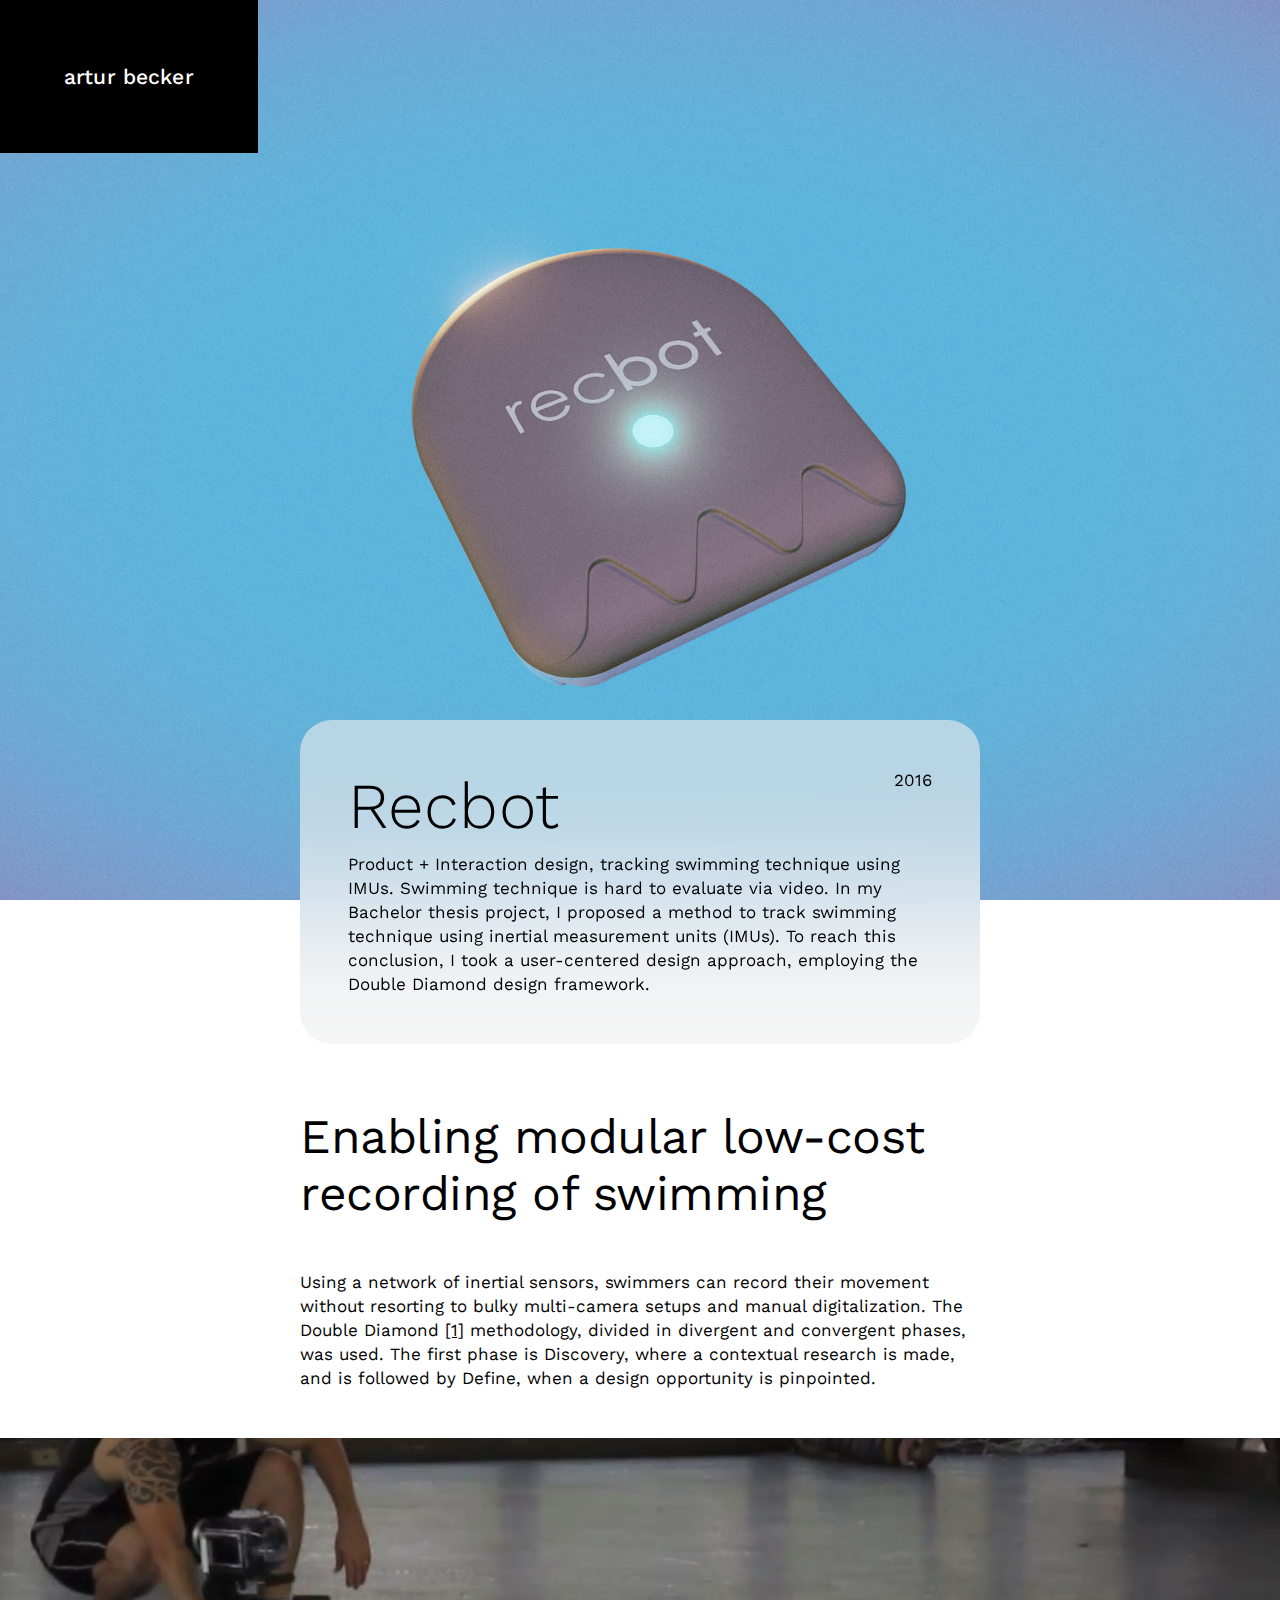
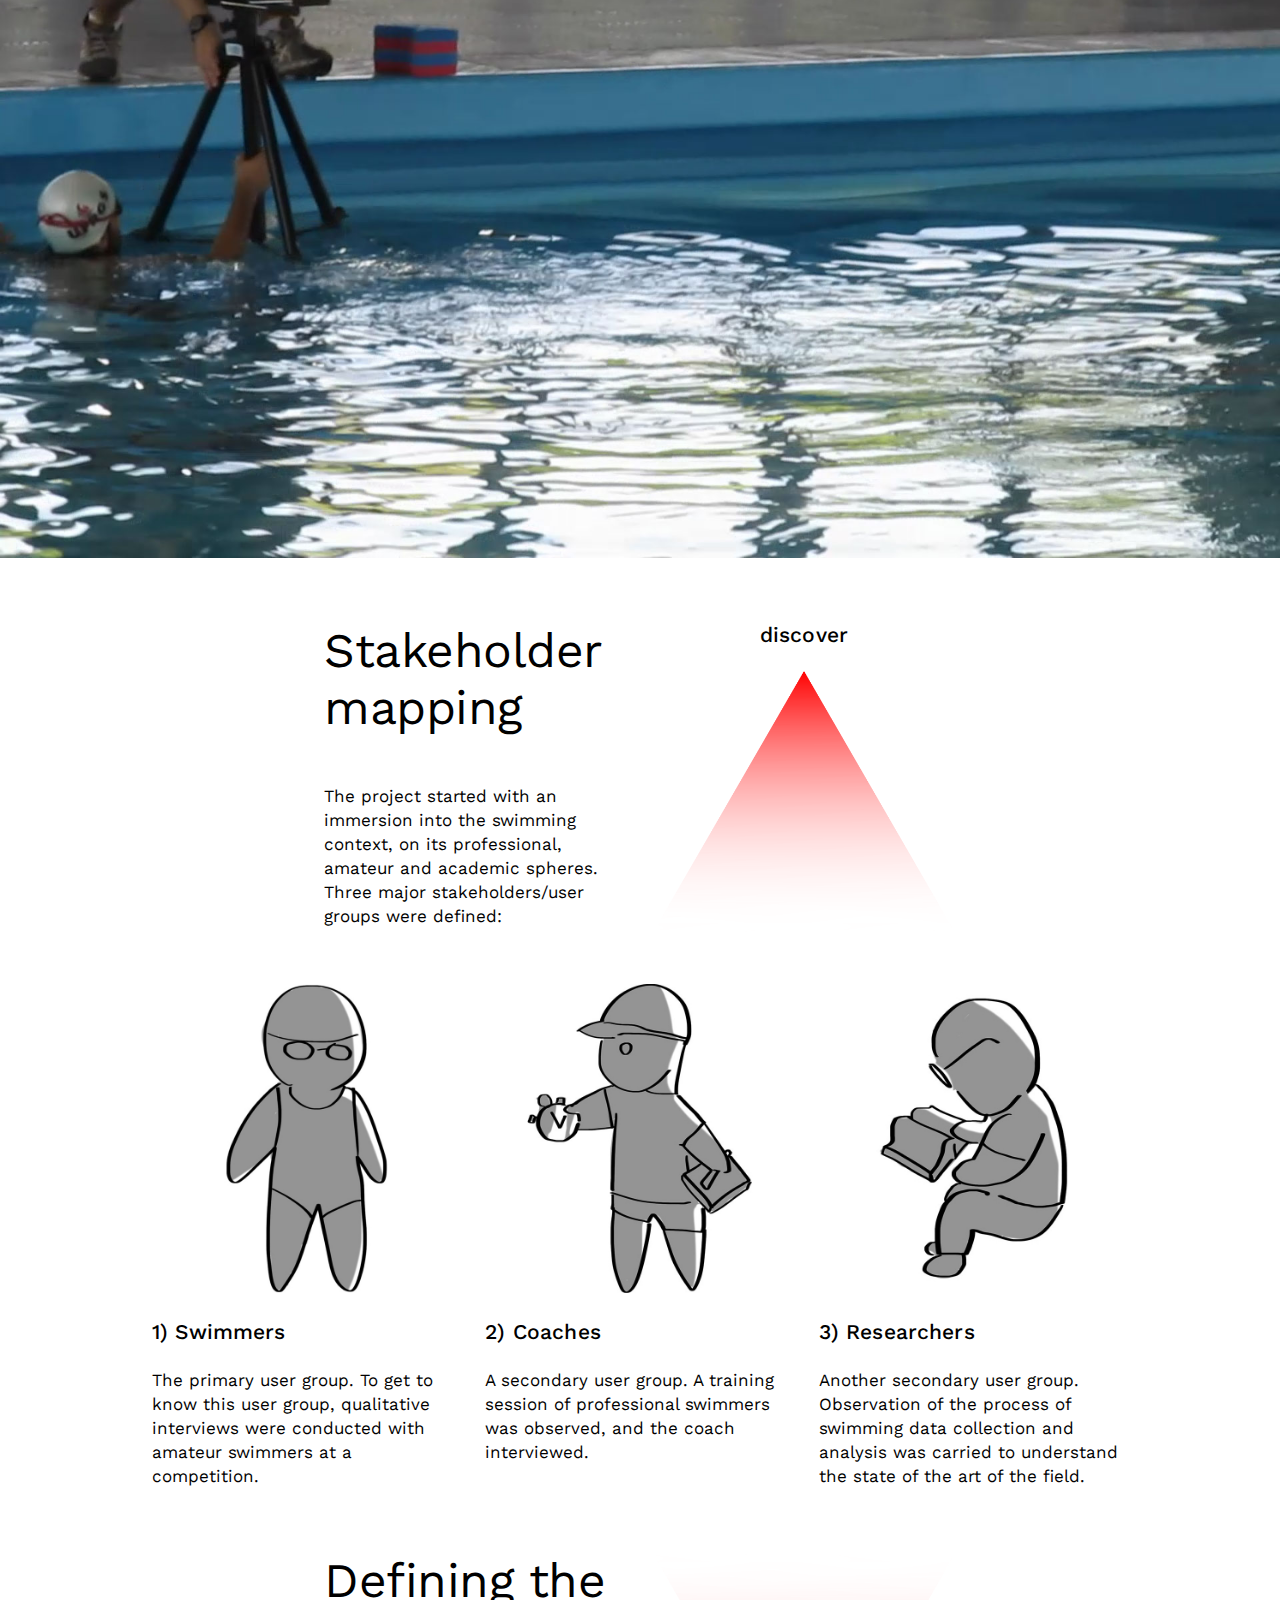
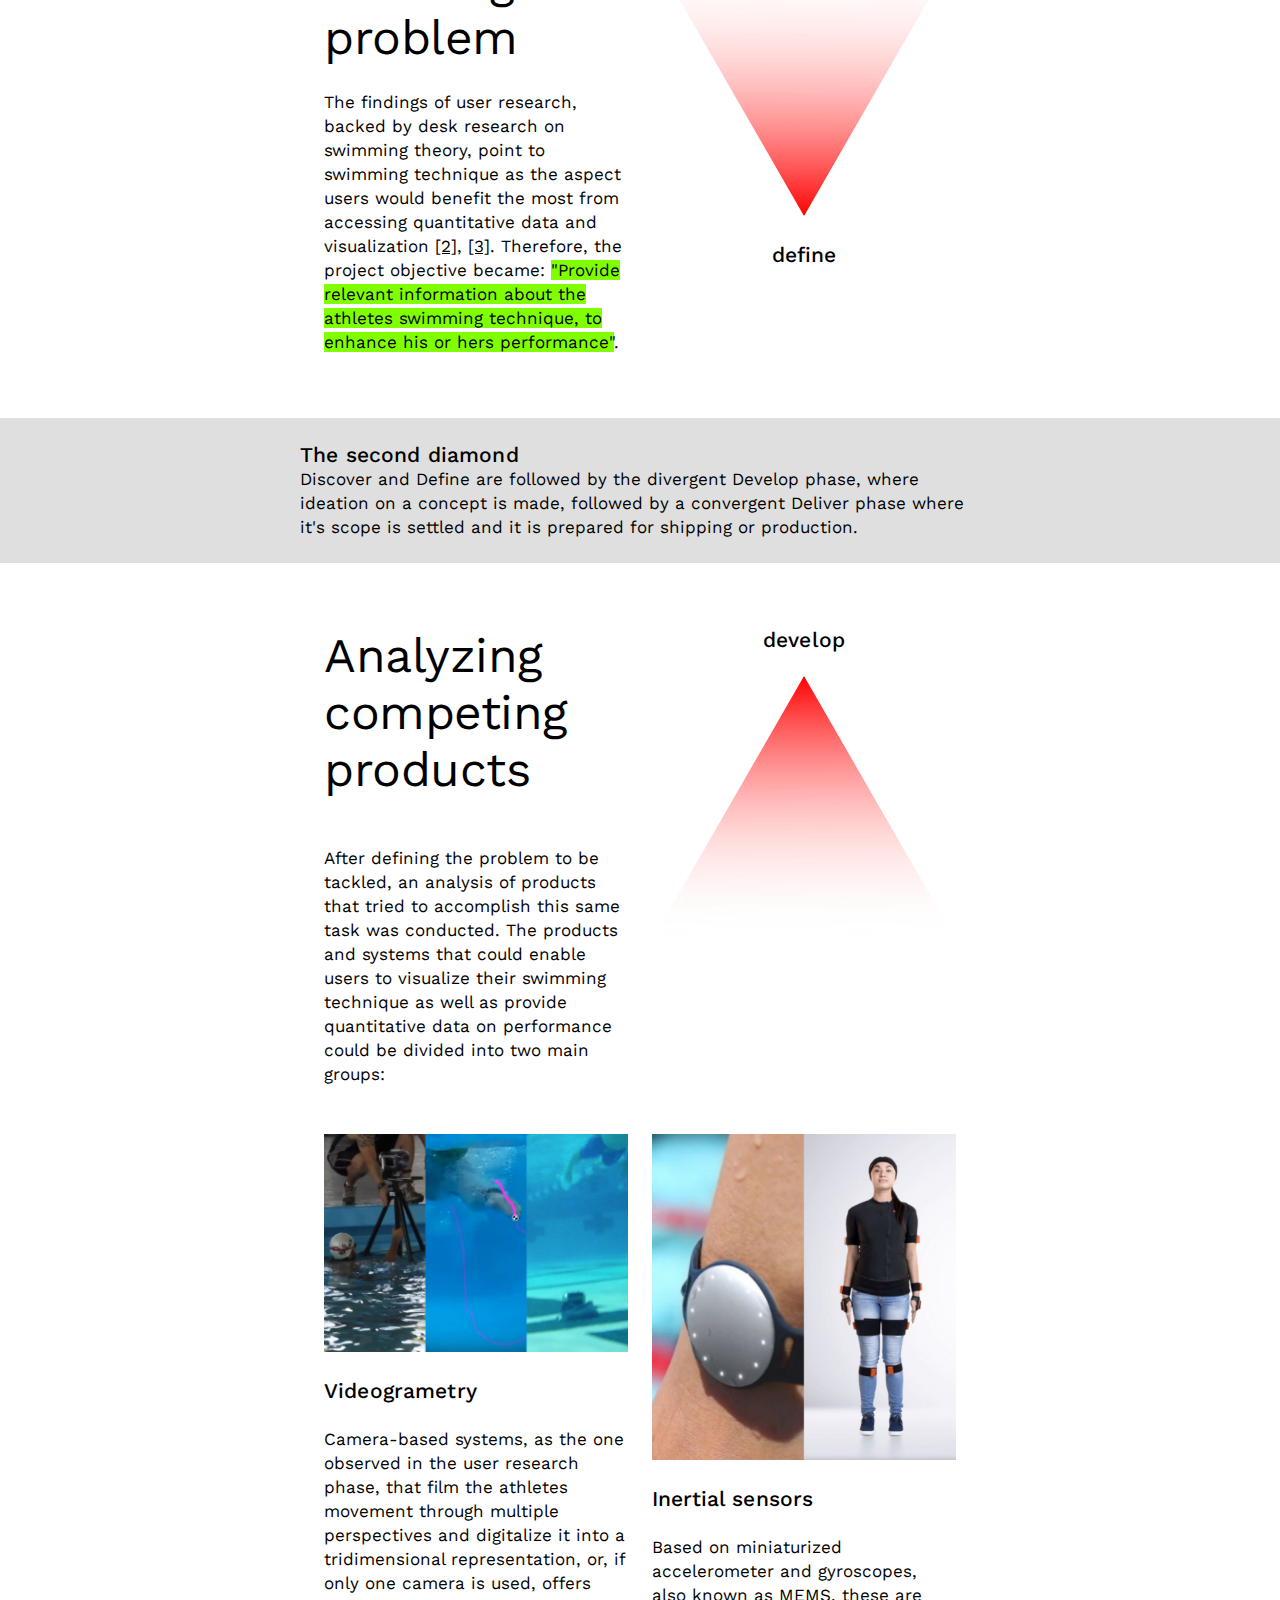
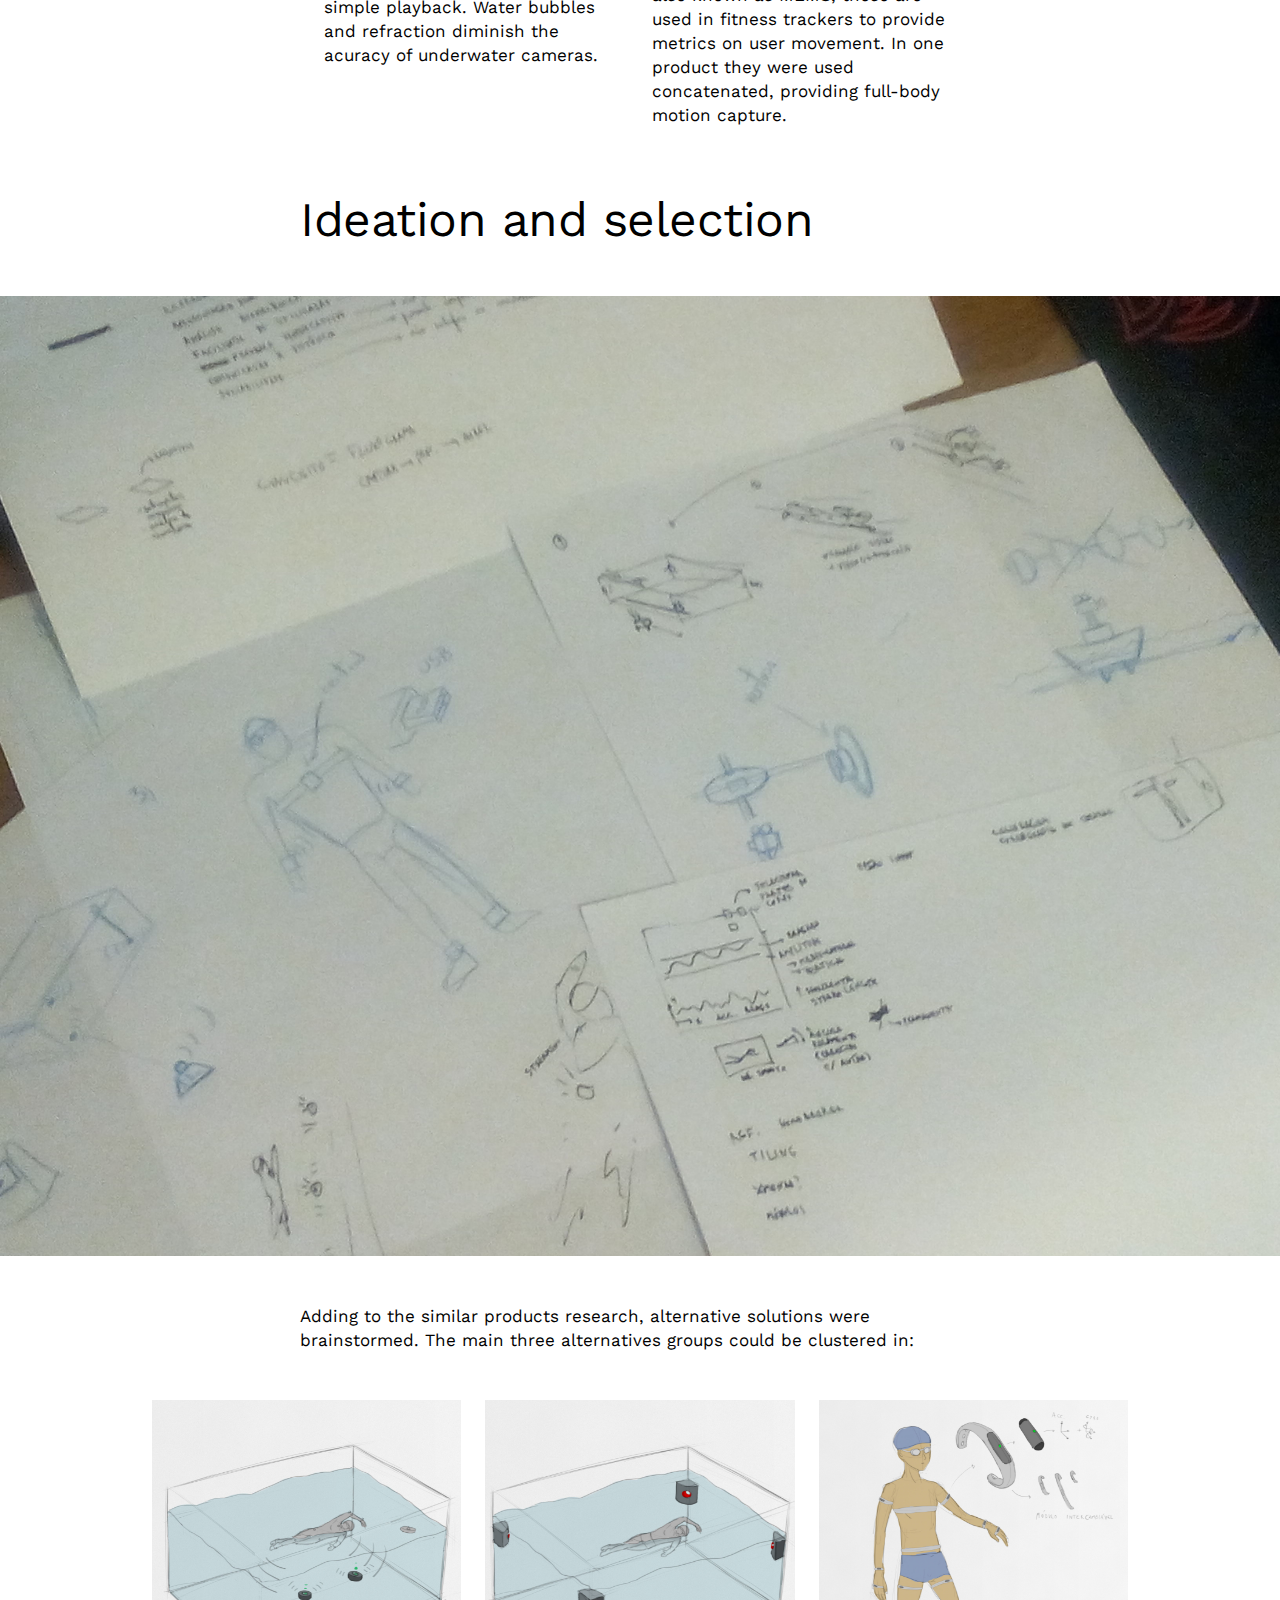
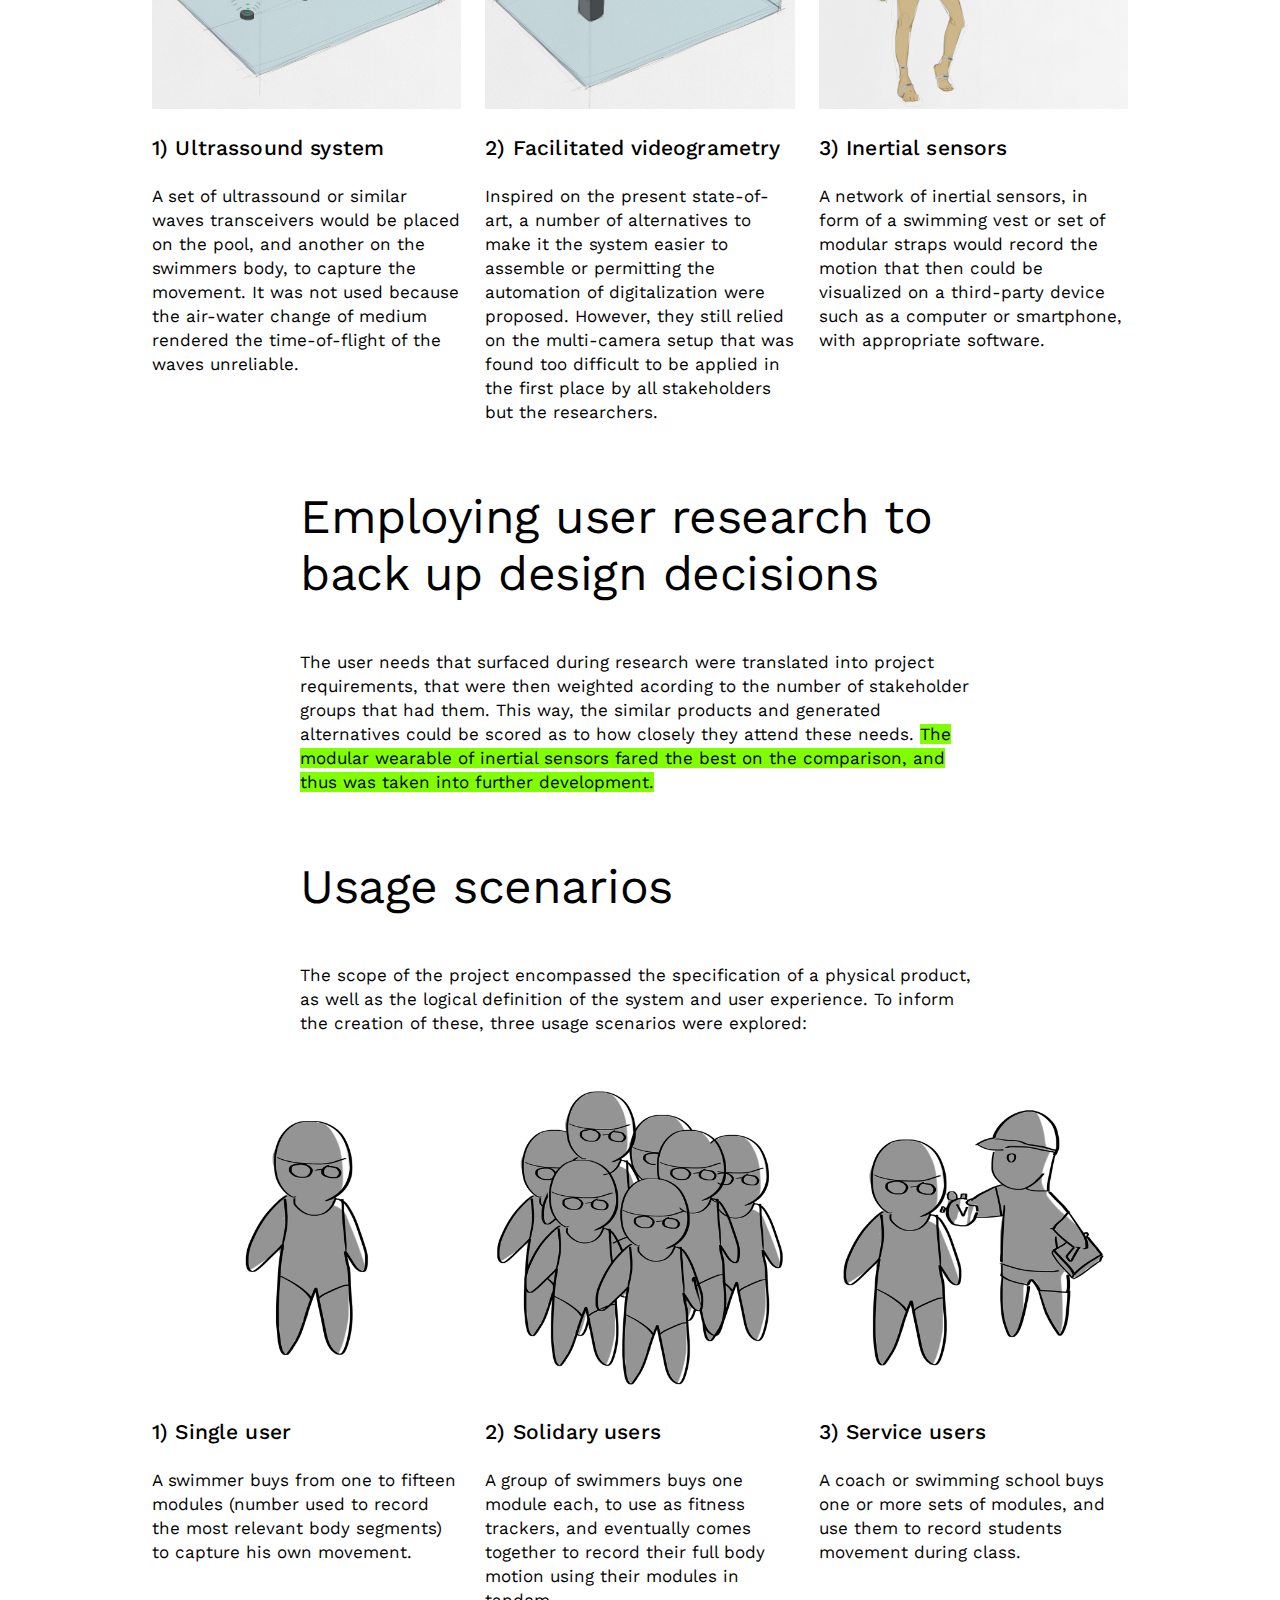
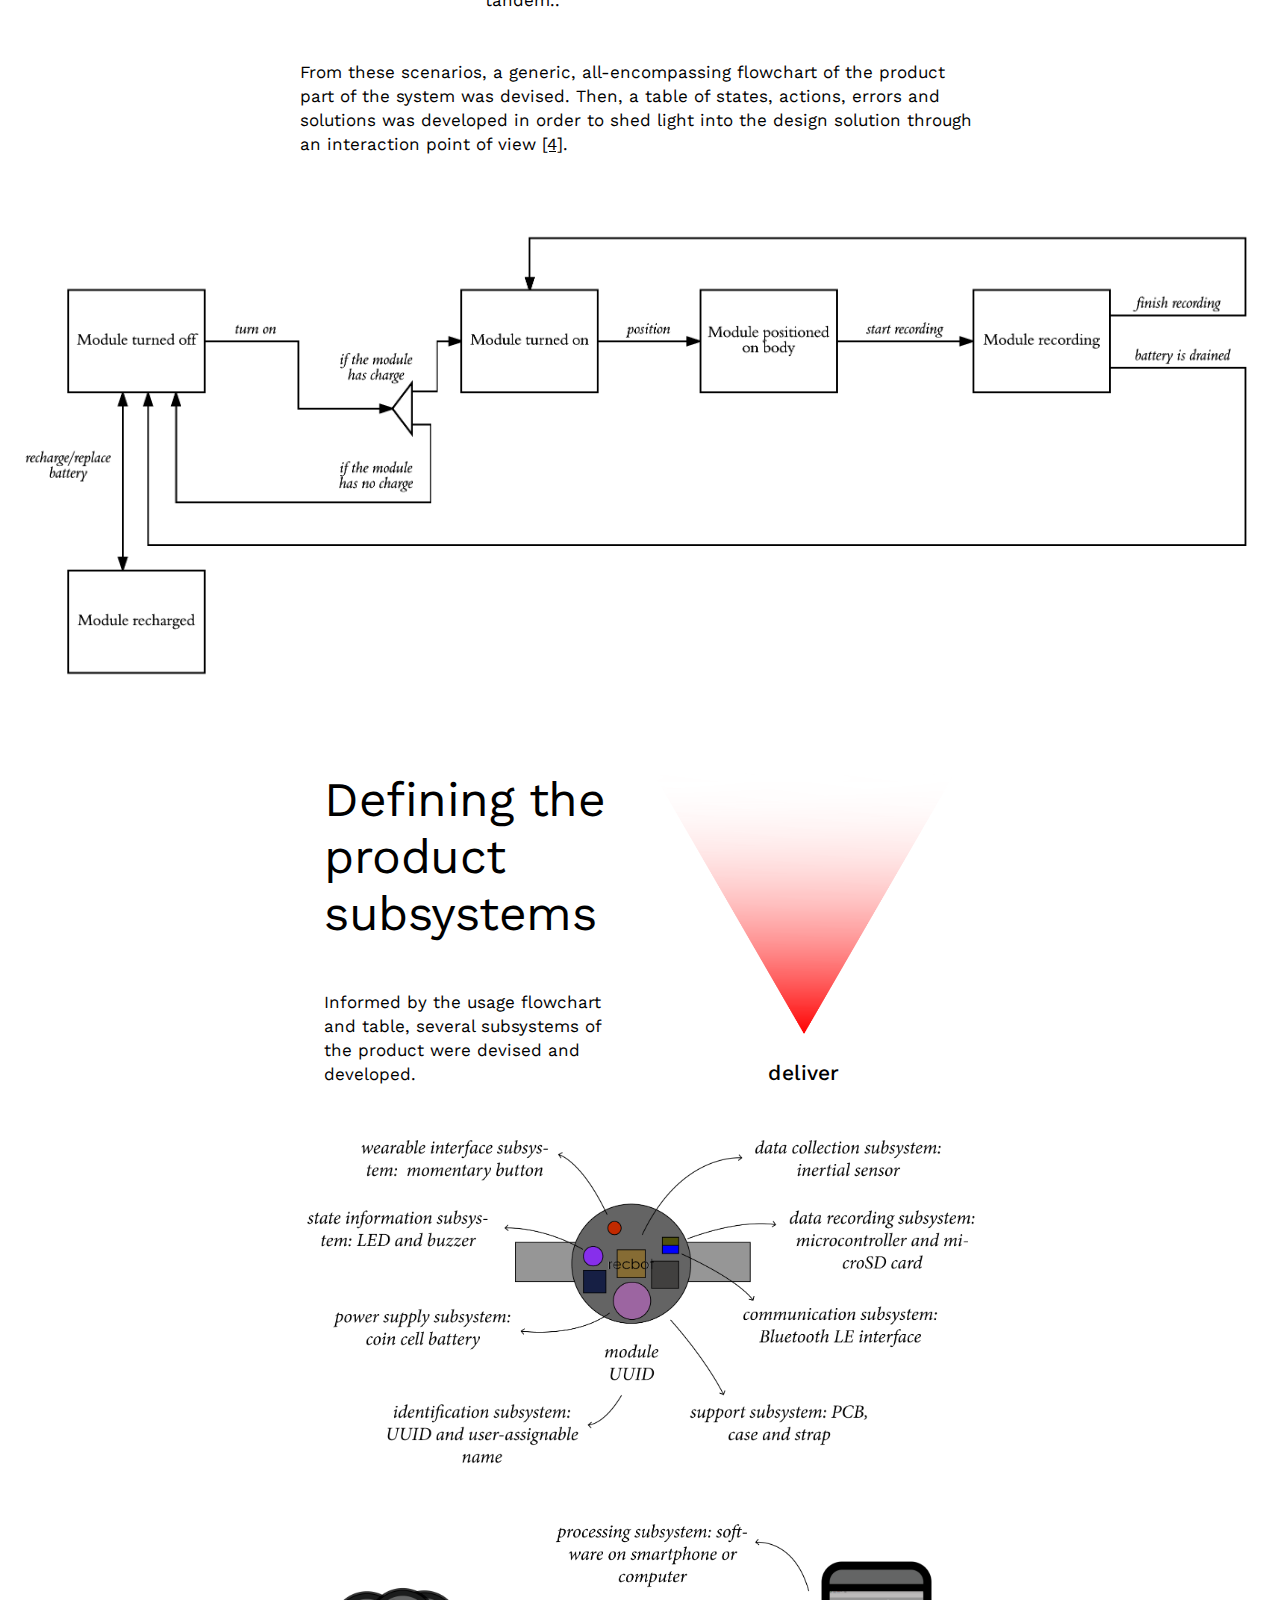
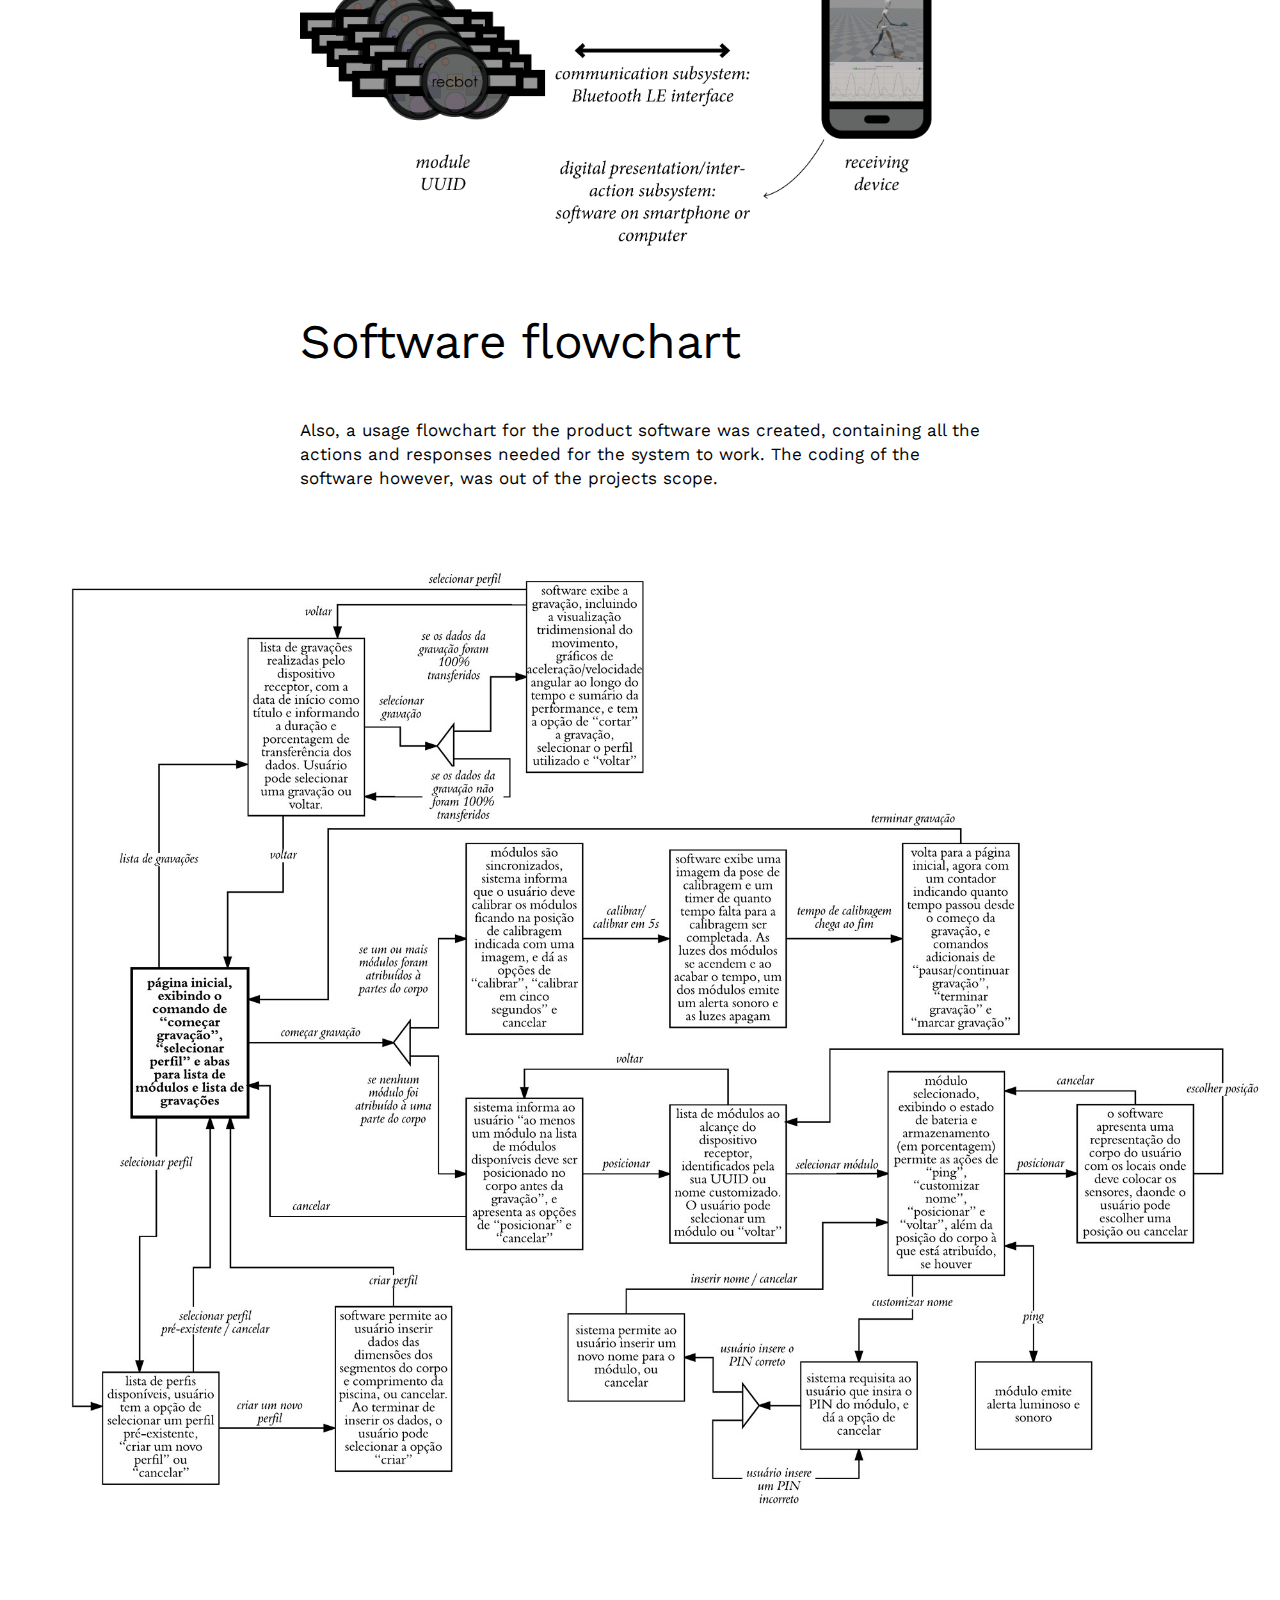
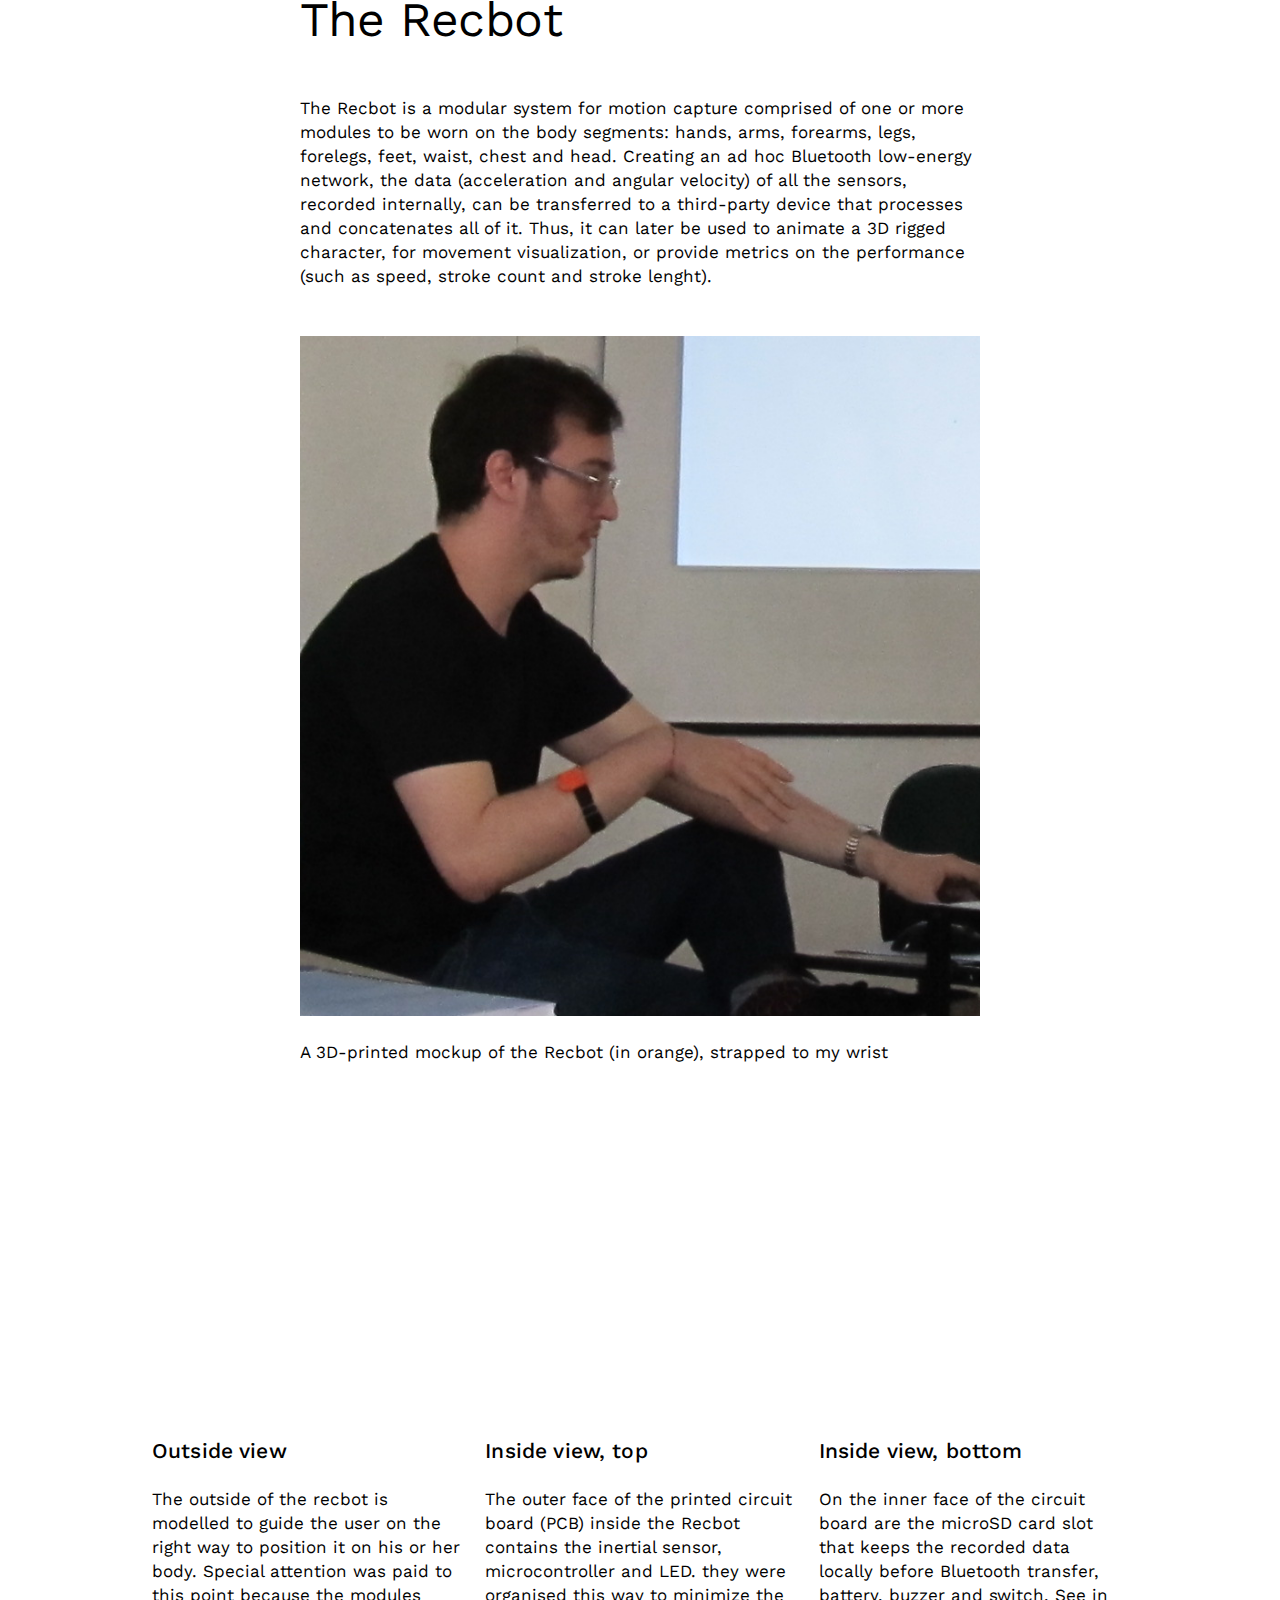
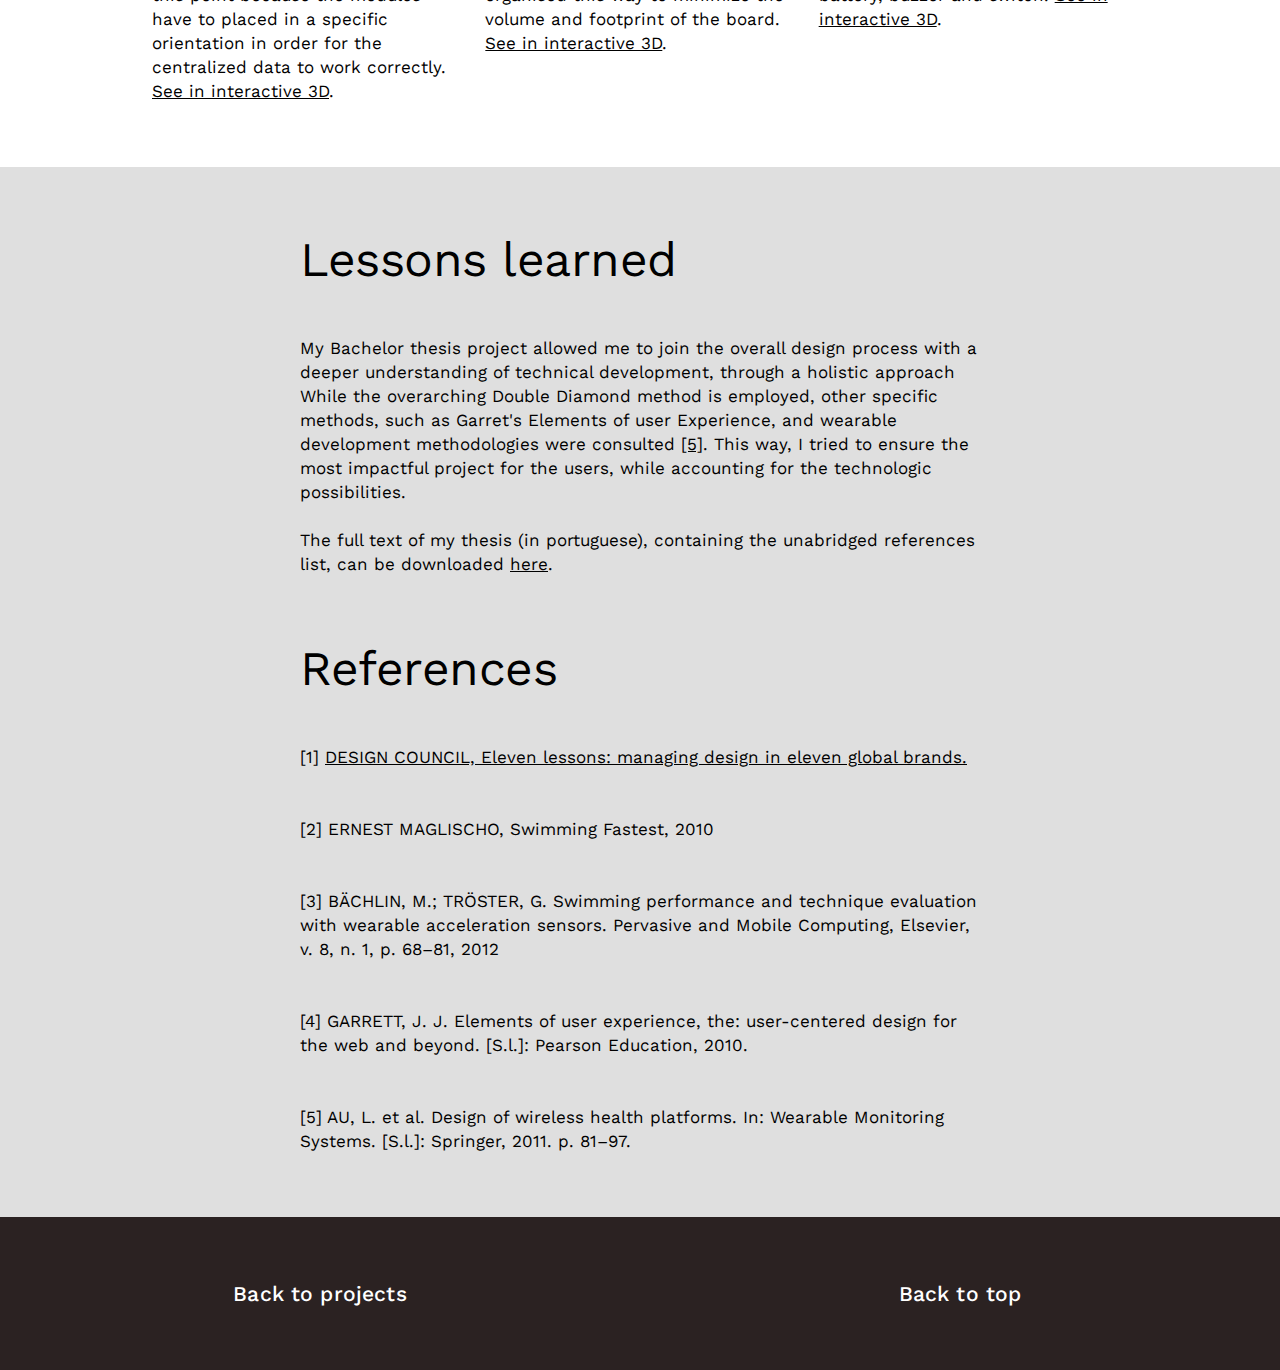
<file: recbot.html>
<!DOCTYPE html>
<html lang="en">

<head>
    <meta charset="UTF-8">
    <meta http-equiv="X-UA-Compatible" content="IE=edge">
    <meta name="viewport" content="width=device-width, initial-scale=1.0">
    <title>Recbot</title>
    <link rel="stylesheet" href="../css/main.css" />
    <link rel="stylesheet" href="../css/test.css" />
    <link rel="stylesheet" href="../css/project-page.css" />
    <!--<link rel="stylesheet" href="../css/sections.css" />-->
    <link rel="stylesheet" href="../css/section-simplified.css" />
    <link rel="stylesheet" href="../css/footer.css" />
    <link rel="stylesheet" href="../css/projects.css" />
    <link href="https://fonts.googleapis.com/css2?family=Work+Sans:wght@300;400;500&display=swap" rel="stylesheet" />
</head>

<body>
    <main>
        <div class="tile card hero" id="recbot">
            <img src="images/recbot.jpg" alt="">
        </div>
        <a href="index.html">
            <h6>artur becker</h6>
        </a>
    </main>
</body>

<section class="description">
    <div>
        <h6>Recbot</h6>
        <p>2016</p>
    </div>
    <p>Product + Interaction design, tracking swimming technique using IMUs. Swimming technique is hard to evaluate
        via video. In my Bachelor thesis project, I proposed a method to track swimming technique using inertial
        measurement units (IMUs). To reach this conclusion, I took a user-centered design approach, employing the Double
        Diamond design framework.</p>
    </div>

</section>

<section class="content">

    <h3>Enabling modular low-cost recording of swimming</h3>
    <p>
        Using a network of inertial sensors, swimmers can record their movement without resorting
        to bulky multi-camera setups and manual digitalization. The Double Diamond <a href="#references">[1]</a>
        methodology, divided in divergent and convergent phases, was used. The first phase is Discovery, where
        a contextual research is made, and is followed by Define, when a design opportunity
        is pinpointed.
    </p>


    <img src="/images/posicionamentoCamera1.jpg" alt="" class="full">

    <div class="multi-pane new-section">
        <div class="section-pane">
            <h3>Stakeholder mapping</h3>
            <p>The project started with an immersion into the swimming context, on its professional, amateur and
                academic spheres. Three major stakeholders/user groups were defined:</p>
        </div>

        <div class="centered">
            <h6>discover</h6>
            <img src="images/triangle.png" alt="">
        </div>

    </div>

    <div class="multi-pane triptych">
        <div>
            <img src="images/nadador-square.jpg" alt="">
            <h6>1) Swimmers</h6>
            <p>The primary user group. To get to know this user group, qualitative interviews
                were conducted with amateur swimmers
                at a competition.</p>
        </div>
        <div>
            <img src="images/treinador-square.jpg" alt="">
            <h6>2) Coaches</h6>
            <p>A secondary user group. A training session of professional swimmers was observed, and
                the coach interviewed.</p>
        </div>
        <div>
            <img src="images/pesquisador-square.jpg" alt="">
            <h6>3) Researchers</h6>
            <p>Another secondary user group. Observation of the process of swimming data collection
                and analysis was carried to understand the state of the art of the field.</p>
        </div>
    </div>

    <div class="multi-pane new-section">
        <div>
            <h3>Defining the problem</h3>
            <p>The findings of user research, backed by desk research on swimming theory, point to
                swimming technique as the aspect users would benefit the most from accessing quantitative data
                and visualization <a href="#references">[2]</a>, <a href="#references">[3]</a>. Therefore, the project
                objective became:
                <span class="highlight-1">"Provide relevant information
                    about the athletes swimming technique, to enhance his or hers performance"</span>.
            </p>
        </div>

        <div class="centered">
            <img src="images/triangle2.png" alt="">
            <h6>define</h6>
        </div>
    </div>

    <div class="full divider">
        <h6>The second diamond</h6>
        <p>Discover and Define are followed by the divergent Develop phase, where ideation on a concept
            is made, followed by a convergent Deliver phase where it's scope is settled and it is
            prepared for shipping or production.</p>
    </div>

    <div class="multi-pane new-section">
        <div class="section-pane">
            <h3>Analyzing competing products</h3>
            <p>After defining the problem to be tackled, an analysis of products that tried to accomplish this
                same task was conducted.
                The products and systems that could enable users to visualize their swimming technique as well
                as provide quantitative data on performance could be divided into two main groups:
            </p>
        </div>

        <div class="centered">
            <h6>develop</h6>
            <img src="images/triangle.png" alt="">
        </div>
    </div>

    <div class="multi-pane">
        <div>
            <img src="images/similarvideo.jpg" alt="">
            <h6>Videogrametry</h6>
            <p>Camera-based systems, as the one observed in the user research phase, that film the athletes
                movement through multiple perspectives and digitalize it into a tridimensional representation, or, if
                only
                one camera is used, offers simple playback. Water bubbles and refraction diminish the acuracy of
                underwater
                cameras.</p>
        </div>
        <div>
            <img src="images/similarins.jpg" alt="">
            <h6>Inertial sensors</h6>
            <p>Based on miniaturized accelerometer and gyroscopes, also known as MEMS, these are used in fitness
                trackers to provide metrics on user movement. In one product they were used
                concatenated, providing full-body motion capture.</p>
        </div>
    </div>

    <h3>Ideation and selection</h3>
    <img class="full" src="images/recbotalternativas.jpg" alt="">
    <p>Adding to the similar products research, alternative solutions were brainstormed.
        The main three alternatives groups could be clustered in:</p>

    <div class="multi-pane triptych">
        <div class="pane">
            <img src="images/altsoundCrop.jpg" alt="">
            <h6>1) Ultrassound system</h6>
            <p>A set of ultrassound or similar waves transceivers would be placed on the
                pool, and another on the swimmers body, to capture the movement. It was not used because the
                air-water change of medium rendered the time-of-flight of the waves unreliable.</p>
        </div>
        <div class="pane">
            <img src="images/altvideoCrop.jpg" alt="">
            <h6>2) Facilitated videogrametry</h6>
            <p>Inspired on the present state-of-art, a number of alternatives to make it
                the system easier to assemble or permitting the automation of digitalization were proposed. However,
                they
                still relied on the multi-camera setup that was found too difficult to be applied in the first
                place by all stakeholders but the researchers.</p>
        </div>
        <div class="pane">
            <img src="images/altinsCrop.jpg" alt="">
            <h6>3) Inertial sensors</h6>
            <p>A network of inertial sensors, in form of a swimming vest or set of
                modular straps would record the motion that then could be visualized on a third-party device
                such as a computer or smartphone, with appropriate software.</p>
        </div>
    </div>

    <h3>Employing user research to back up design decisions</h3>
    <p> The user needs that surfaced during research were translated into project requirements, that
        were then weighted acording to the number of stakeholder groups that had them. This way,
        the similar products and generated alternatives could be scored as to how closely they attend these needs.
        <span class="highlight-1">The modular wearable of inertial sensors fared the best
            on the comparison, and thus was taken into further development.</span>
    </p>

    <h3>Usage scenarios</h3>
    <p>The scope of the project encompassed the specification of a physical product, as well as the
        logical definition of the system and user experience. To inform the creation of these, three
        usage scenarios were explored:</p>

    <div class="multi-pane triptych">
        <div>
            <img src="images/recbotscenario1.jpg" alt="">
            <h6>1) Single user</h6>
            <p>A swimmer buys from one to fifteen modules (number used to record the most relevant
                body segments) to capture his own movement.</p>
        </div>
        <div>
            <img src="images/recbotscenario2.jpg" alt="">
            <h6>2) Solidary users</h6>
            <p>A group of swimmers buys one module each, to use as fitness trackers, and eventually
                comes together to record their full body motion using their modules in tandem..</p>
        </div>
        <div>
            <img src="images/recbotscenario3.jpg" alt="">
            <h6>3) Service users</h6>
            <p>A coach or swimming school buys one or more sets of modules, and use them to
                record students movement during class.</p>
        </div>
    </div>

    <p>From these scenarios, a generic, all-encompassing flowchart of the product part of
        the system was devised.
        Then, a table of states, actions, errors and solutions was developed in order to shed light
        into the design solution through an interaction point of view <a href="#references">[4]</a>.</p>

    <img class="full" src="images/moduleflow.png" alt="">

    <div class="multi-pane new-section">
        <div class="section-pane">
            <h3>Defining the product subsystems</h3>
            <p>Informed by the usage flowchart and table, several subsystems of the product were devised and
                developed.</p>
        </div>
        <div class="centered">
            <img src="images/triangle2.png" alt="">
            <h6>deliver</h6>
        </div>
    </div>

    <img src="images/subsystemTranslate.png" alt="">
    <img src="images/subsystemTranslate2.png" alt="">

    <h3>Software flowchart</h3>
    <p>
        Also, a usage flowchart for the product software was created, containing all the actions and
        responses needed for the system to work. The coding of the software however, was out of the
        projects scope.
    </p>

    <img class="full" src="images/appflow.jpg" alt="">


    <h3>The Recbot</h3>
    <p>The Recbot is a modular system for motion capture comprised of one or more modules to be worn on
        the body segments: hands, arms, forearms, legs, forelegs, feet, waist, chest and head. Creating
        an ad hoc Bluetooth low-energy network, the data (acceleration and angular velocity) of all the
        sensors, recorded internally, can be transferred to a third-party device that processes and
        concatenates all of it. Thus, it can later be used to animate a 3D rigged character, for movement
        visualization, or provide metrics on the performance (such as speed, stroke count and stroke lenght).</p>

    <img class="with-caption" src="images/recbotmockup.png" alt="">
    <p>A 3D-printed mockup of the Recbot (in orange), strapped to my wrist</p>

    <div class="multi-pane triptych">
        <div>
            <div class="sketchfab-embed-wrapper"> <iframe title="Recbot: Outside view" frameborder="0" allowfullscreen
                    mozallowfullscreen="true" webkitallowfullscreen="true" allow="fullscreen; autoplay; vr"
                    xr-spatial-tracking execution-while-out-of-viewport execution-while-not-rendered web-share
                    src="https://sketchfab.com/models/36ae27808ad2403485fb89b91972aadb/embed"> </iframe> </div>
            <h6>Outside view</h6>
            <p>The outside of the recbot is modelled to guide the user on the right way to position it on his or her
                body.
                Special attention was paid to this point because
                the modules have to placed in a specific orientation in order for the centralized data to work
                correctly. <a href="https://sketchfab.com/models/36ae27808ad2403485fb89b91972aadb">See in interactive
                    3D</a>.</p>
        </div>
        <div>
            <div class="sketchfab-embed-wrapper"> <iframe title="Recbot: Inside view, top" frameborder="0"
                    allowfullscreen mozallowfullscreen="true" webkitallowfullscreen="true"
                    allow="fullscreen; autoplay; vr" xr-spatial-tracking execution-while-out-of-viewport
                    execution-while-not-rendered web-share
                    src="https://sketchfab.com/models/6272b35b86034e649a71fcb99ab88cec/embed"> </iframe> </div>
            <h6>Inside view, top</h6>
            <p class="text">The outer face of the printed circuit board (PCB) inside the Recbot contains the inertial
                sensor, microcontroller and LED. they were organised this way to minimize the
                volume and footprint of the board. <a
                    href="https://sketchfab.com/models/6272b35b86034e649a71fcb99ab88cec">See in interactive 3D</a>.
            </p>
        </div>
        <div>
            <div class="sketchfab-embed-wrapper"> <iframe title="Recbot: Inside view, bottom" frameborder="0"
                    allowfullscreen mozallowfullscreen="true" webkitallowfullscreen="true"
                    allow="fullscreen; autoplay; vr" xr-spatial-tracking execution-while-out-of-viewport
                    execution-while-not-rendered web-share
                    src="https://sketchfab.com/models/88bb49e996eb429c93119e121e3c1a70/embed"> </iframe> </div>
            <h6>Inside view, bottom</h6>
            <p class="text">On the inner face of the circuit board are the microSD card slot that keeps the recorded
                data
                locally before Bluetooth transfer, battery, buzzer and switch.
                <a href="https://sketchfab.com/models/88bb49e996eb429c93119e121e3c1a70">See in interactive 3D</a>.
            </p>
        </div>
    </div>

</section>

<section class="content outro">
    <h3>Lessons learned</h3>
    <p>My Bachelor thesis project allowed me to join the overall design process with a deeper understanding
        of technical development, through a holistic approach
        While the overarching Double Diamond method is employed, other specific methods, such as Garret's
        Elements of user Experience, and wearable development methodologies were consulted <a
            href="#references">[5]</a>.
        This way, I tried
        to ensure the most impactful project for the users, while accounting for the technologic
        possibilities.<br><br>
        The full text of my thesis (in portuguese), containing the unabridged references list, can be downloaded <a
            href="../images/arturBeckerThesisPortuguese.pdf">here</a>.</p>

    <h3 id="references">References</h3>
    <p>[1] <a href="http://www.designcouncil.org.uk/resources/report/11-lessons-managing-design-global-brands">DESIGN
            COUNCIL, Eleven lessons: managing design in eleven global brands.</a></p>
    <p>[2] ERNEST MAGLISCHO, Swimming Fastest, 2010</p>
    <p>[3] BÄCHLIN, M.; TRÖSTER, G. Swimming performance and technique evaluation with wearable
        acceleration sensors. Pervasive and Mobile Computing, Elsevier, v. 8, n. 1, p. 68–81, 2012</p>
    <p>[4] GARRETT, J. J. Elements of user experience, the: user-centered design for the web and beyond.
        [S.l.]: Pearson Education, 2010.</p>
    <p>[5] AU, L. et al. Design of wireless health platforms. In: Wearable Monitoring Systems. [S.l.]:
        Springer, 2011. p. 81–97.</p>
</section>


<footer>

    <a href="index.html">Back to projects</a>


    <a href="#">Back to top</a>

</footer>

</body>

</html>
</file>
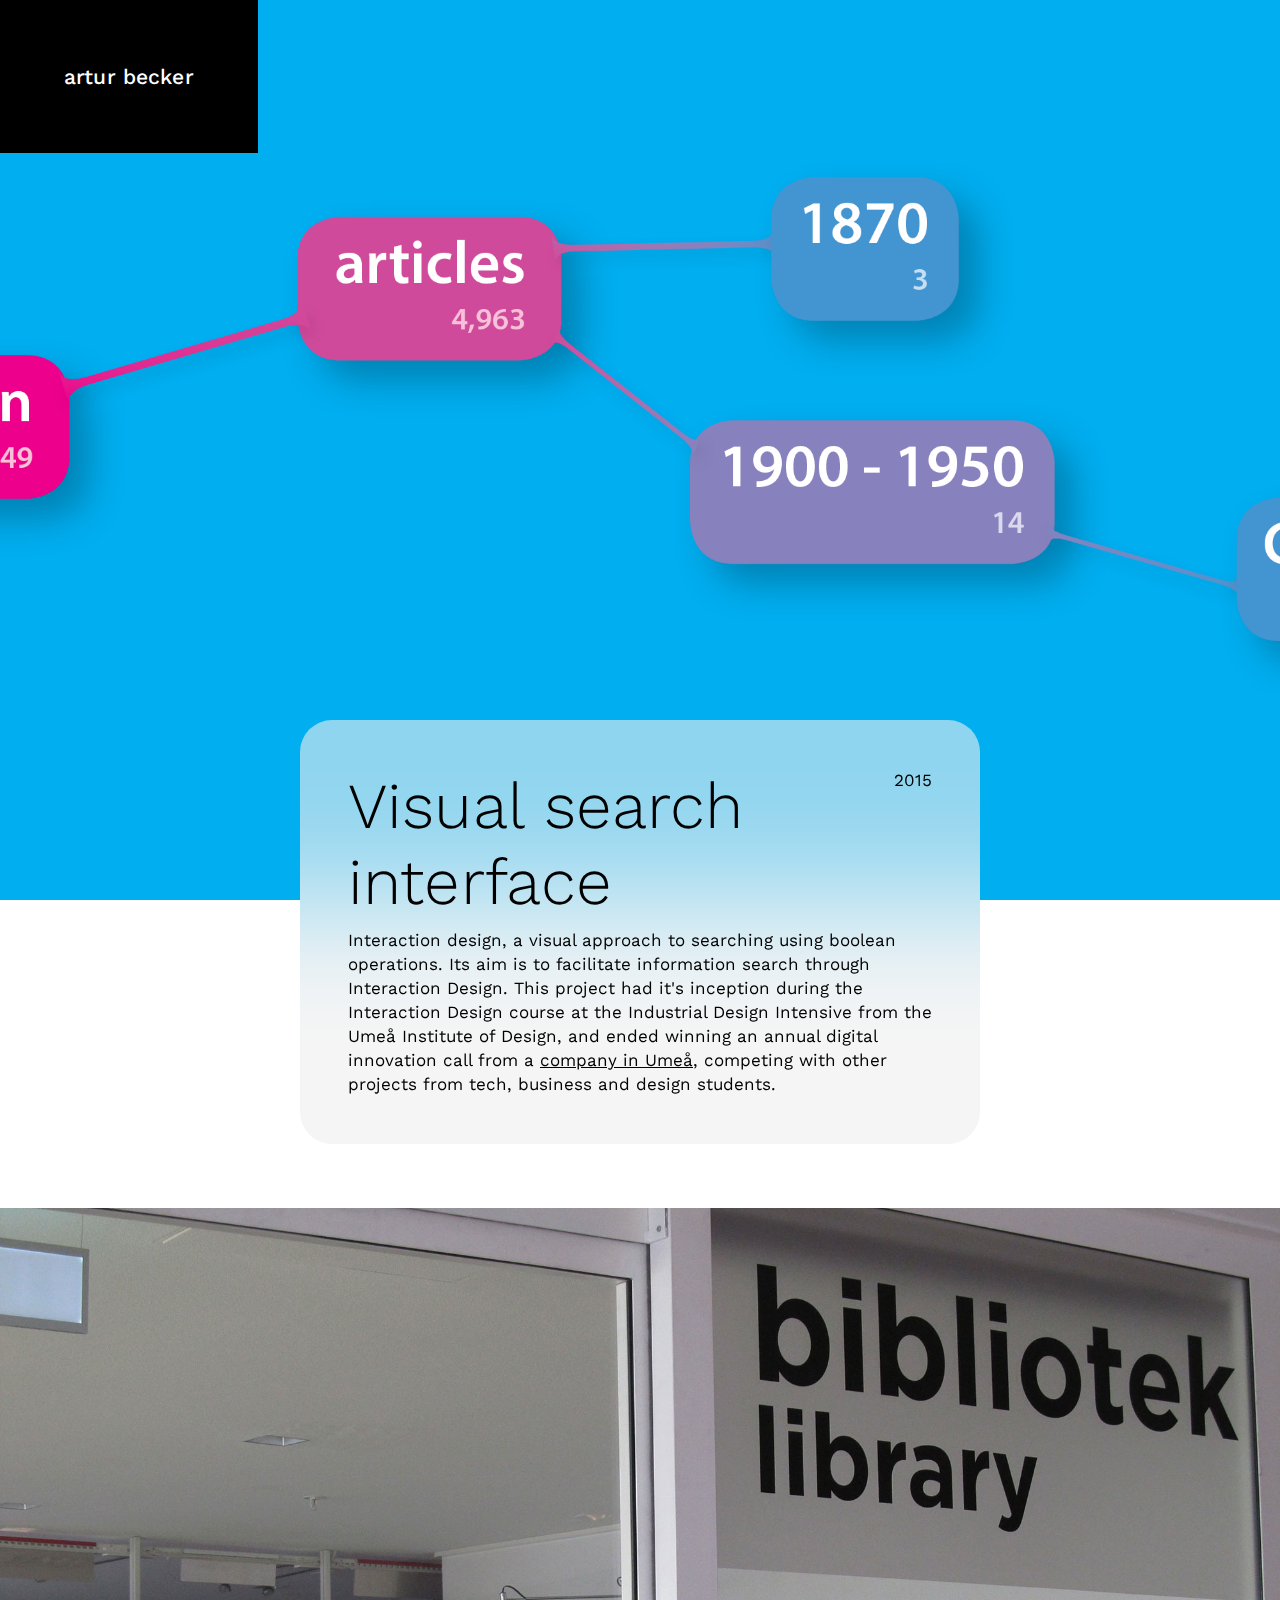
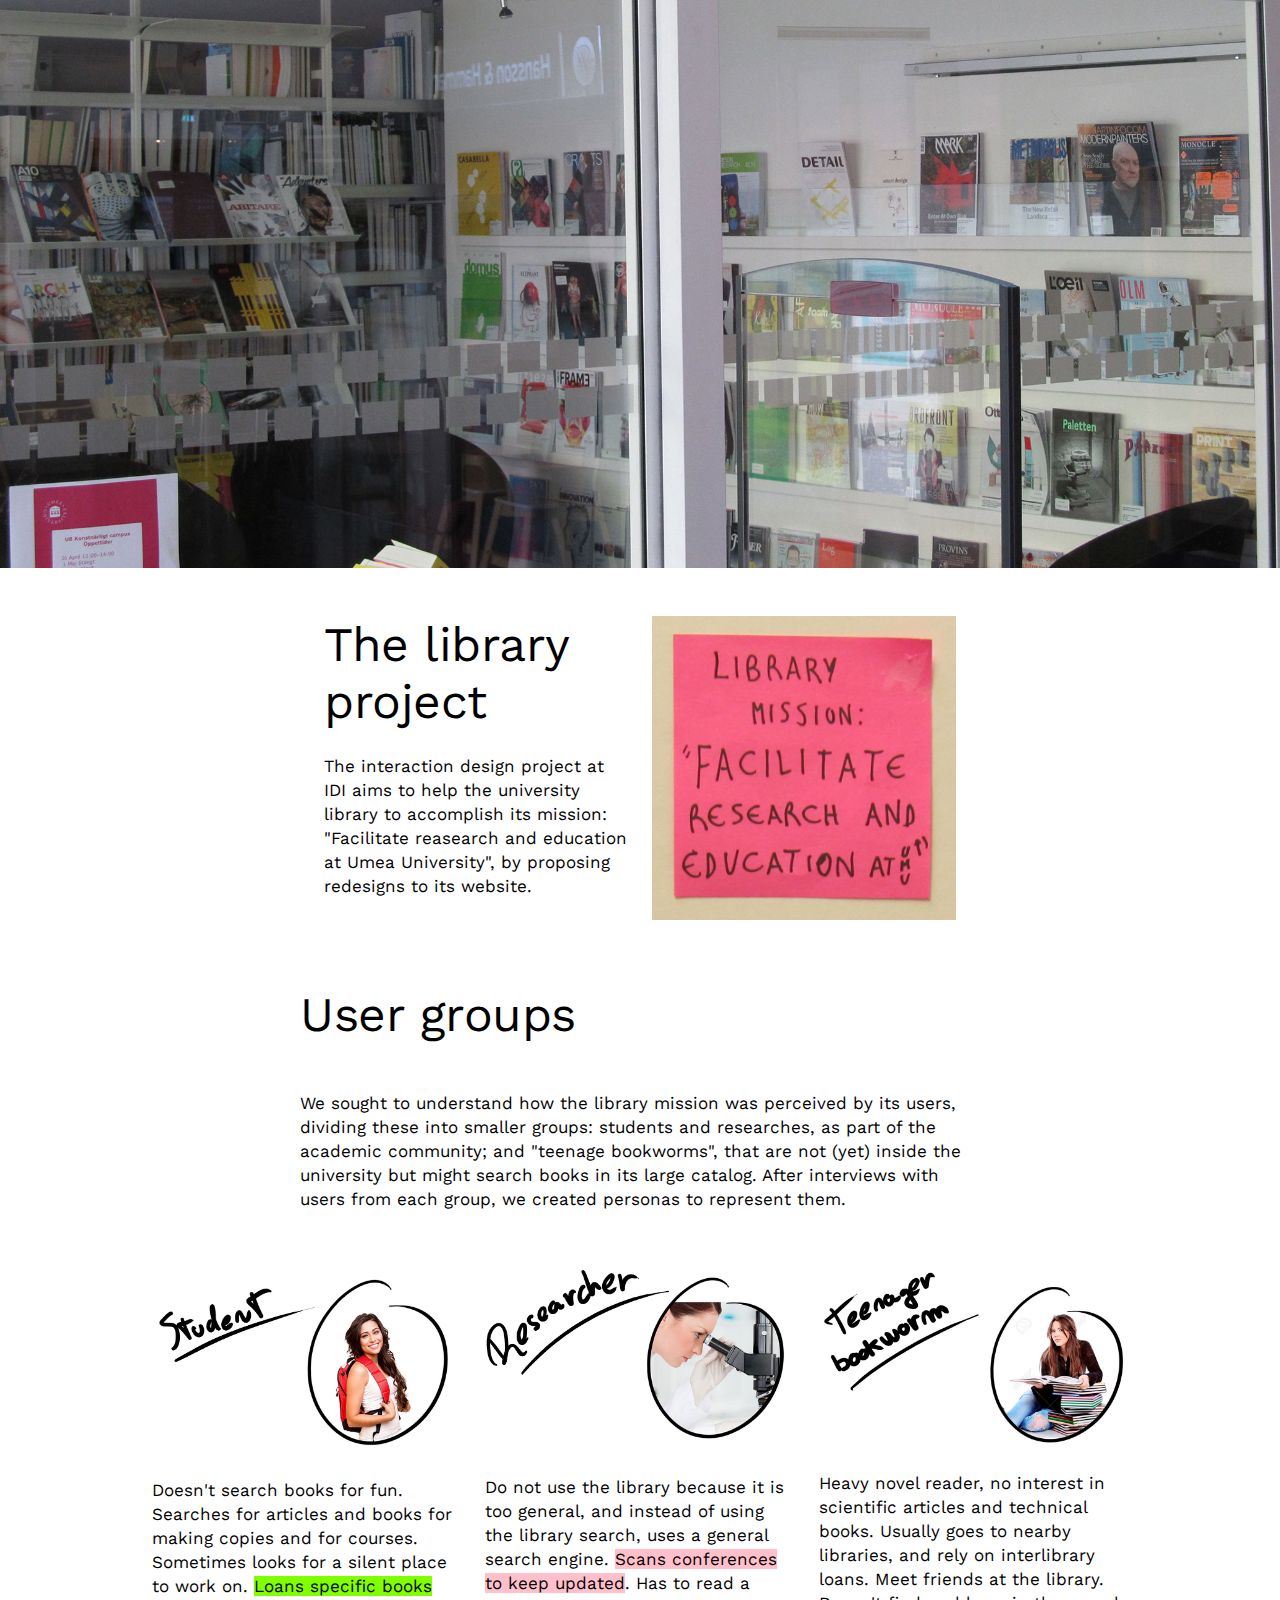
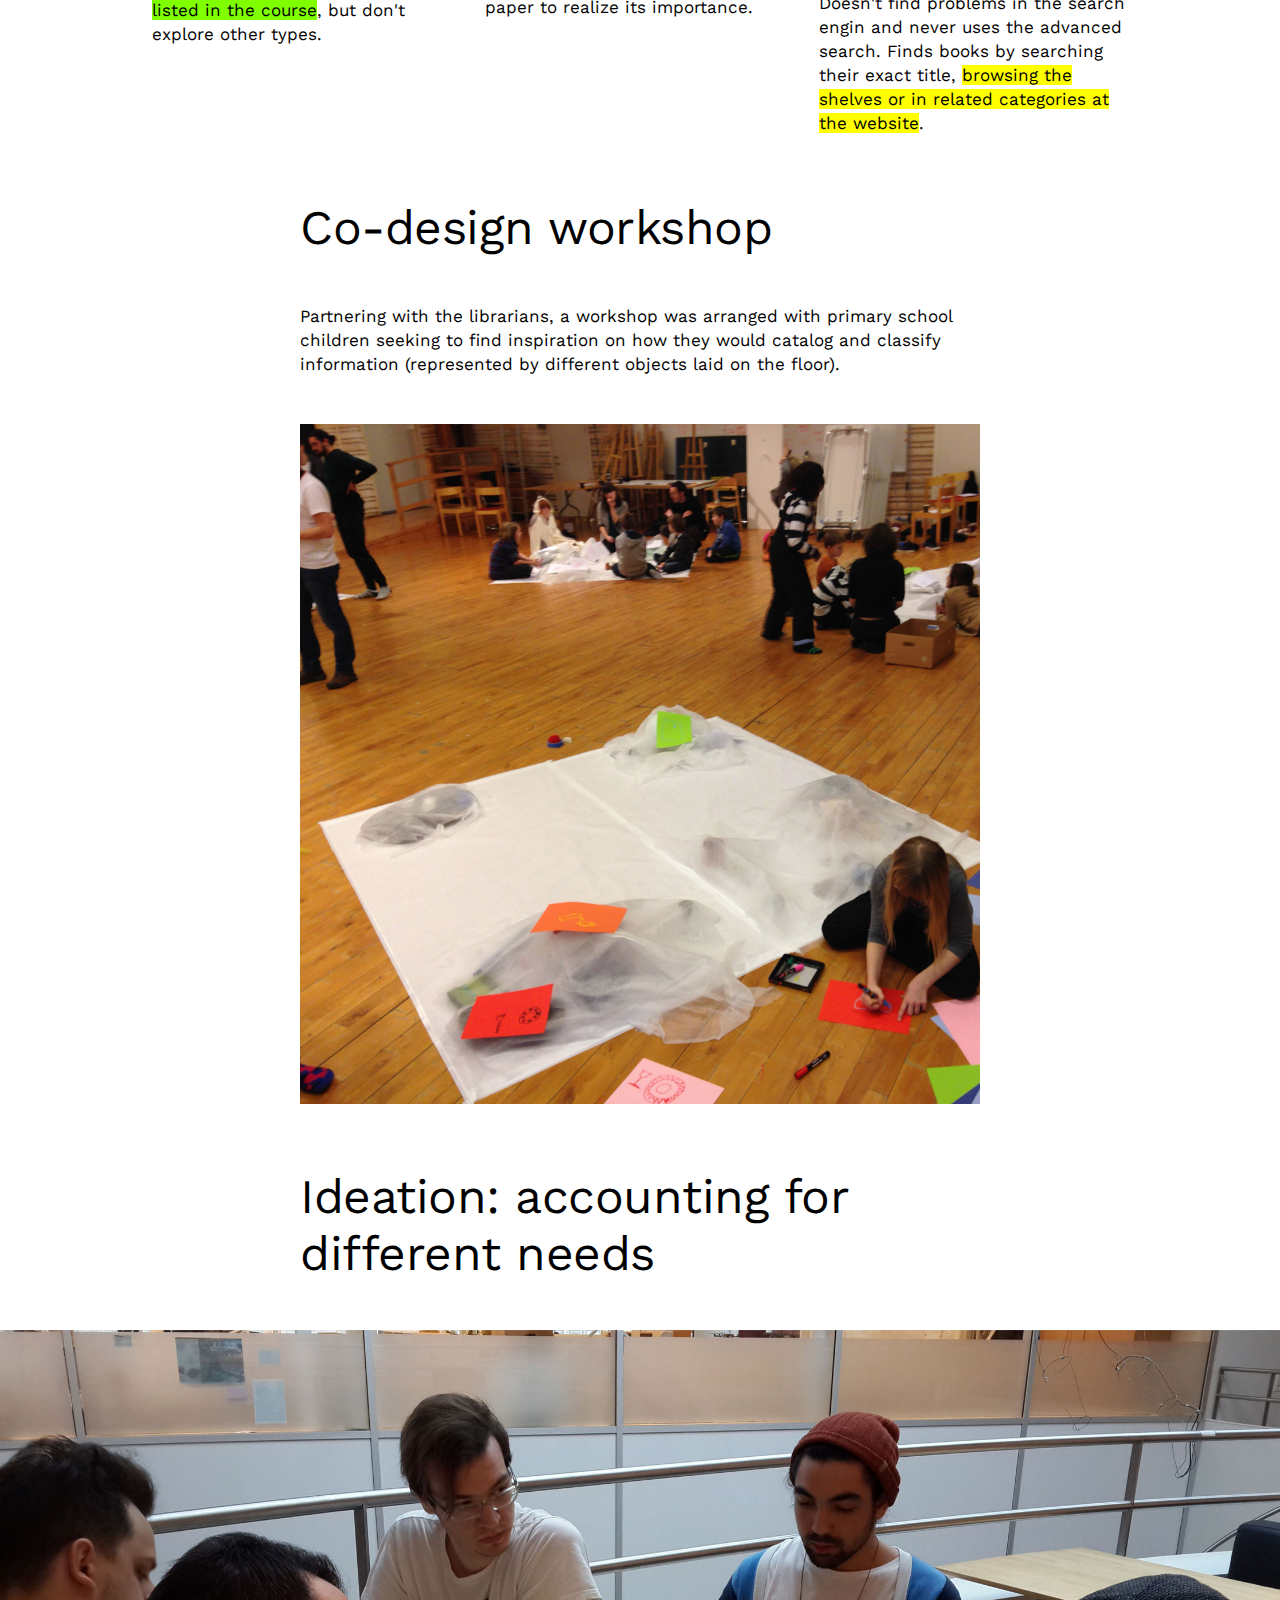
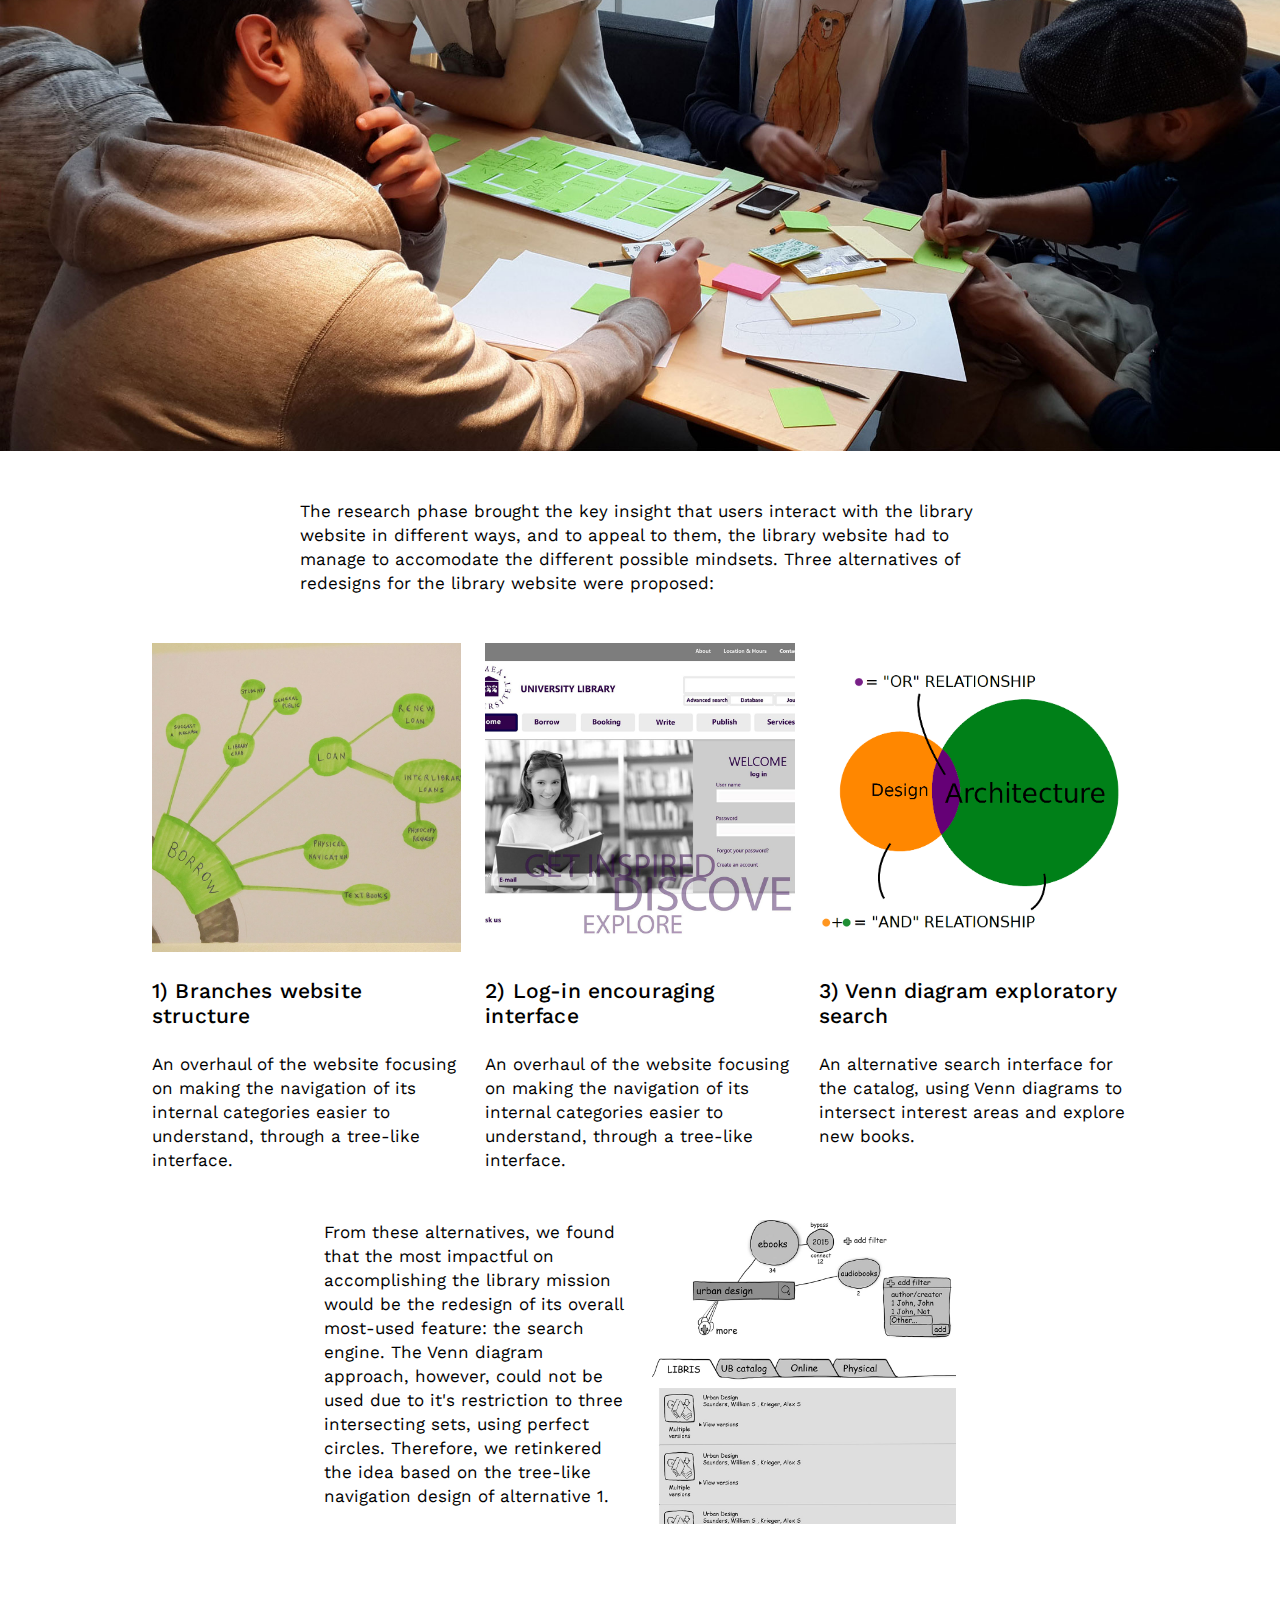
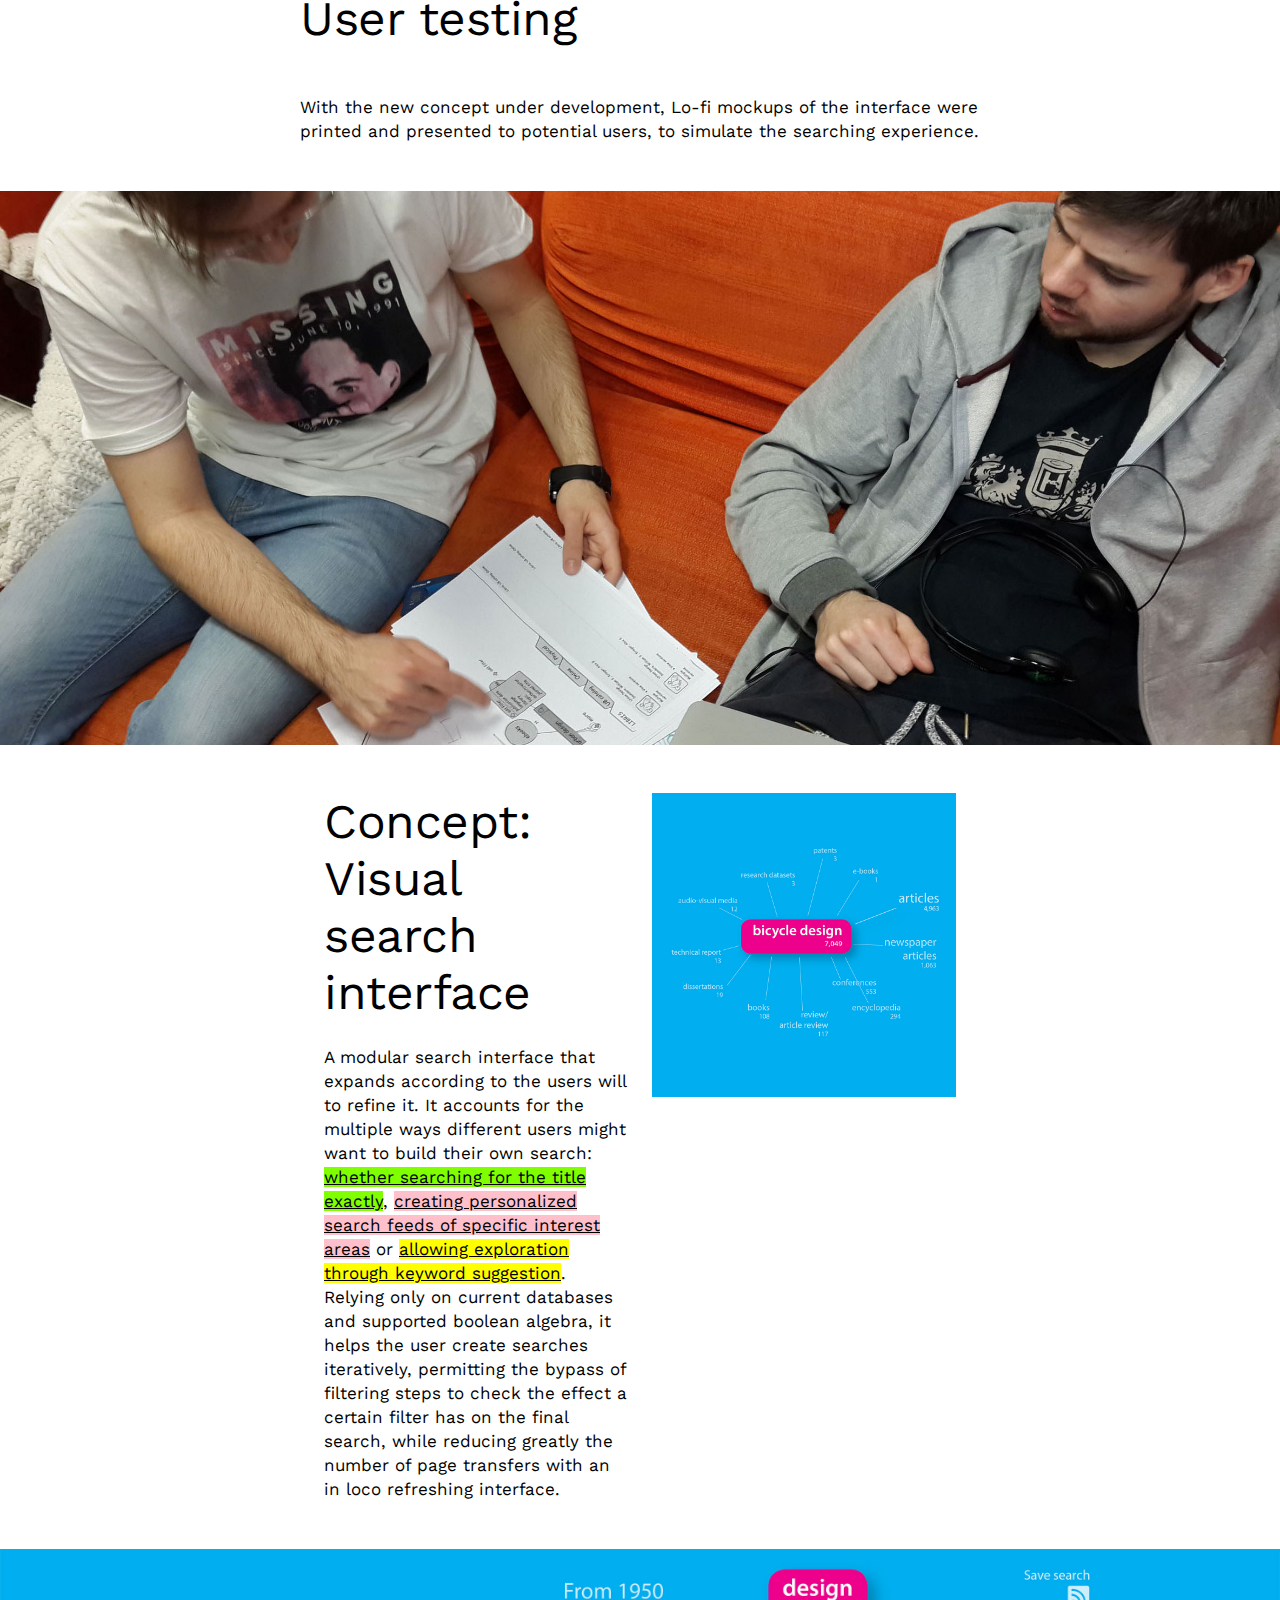
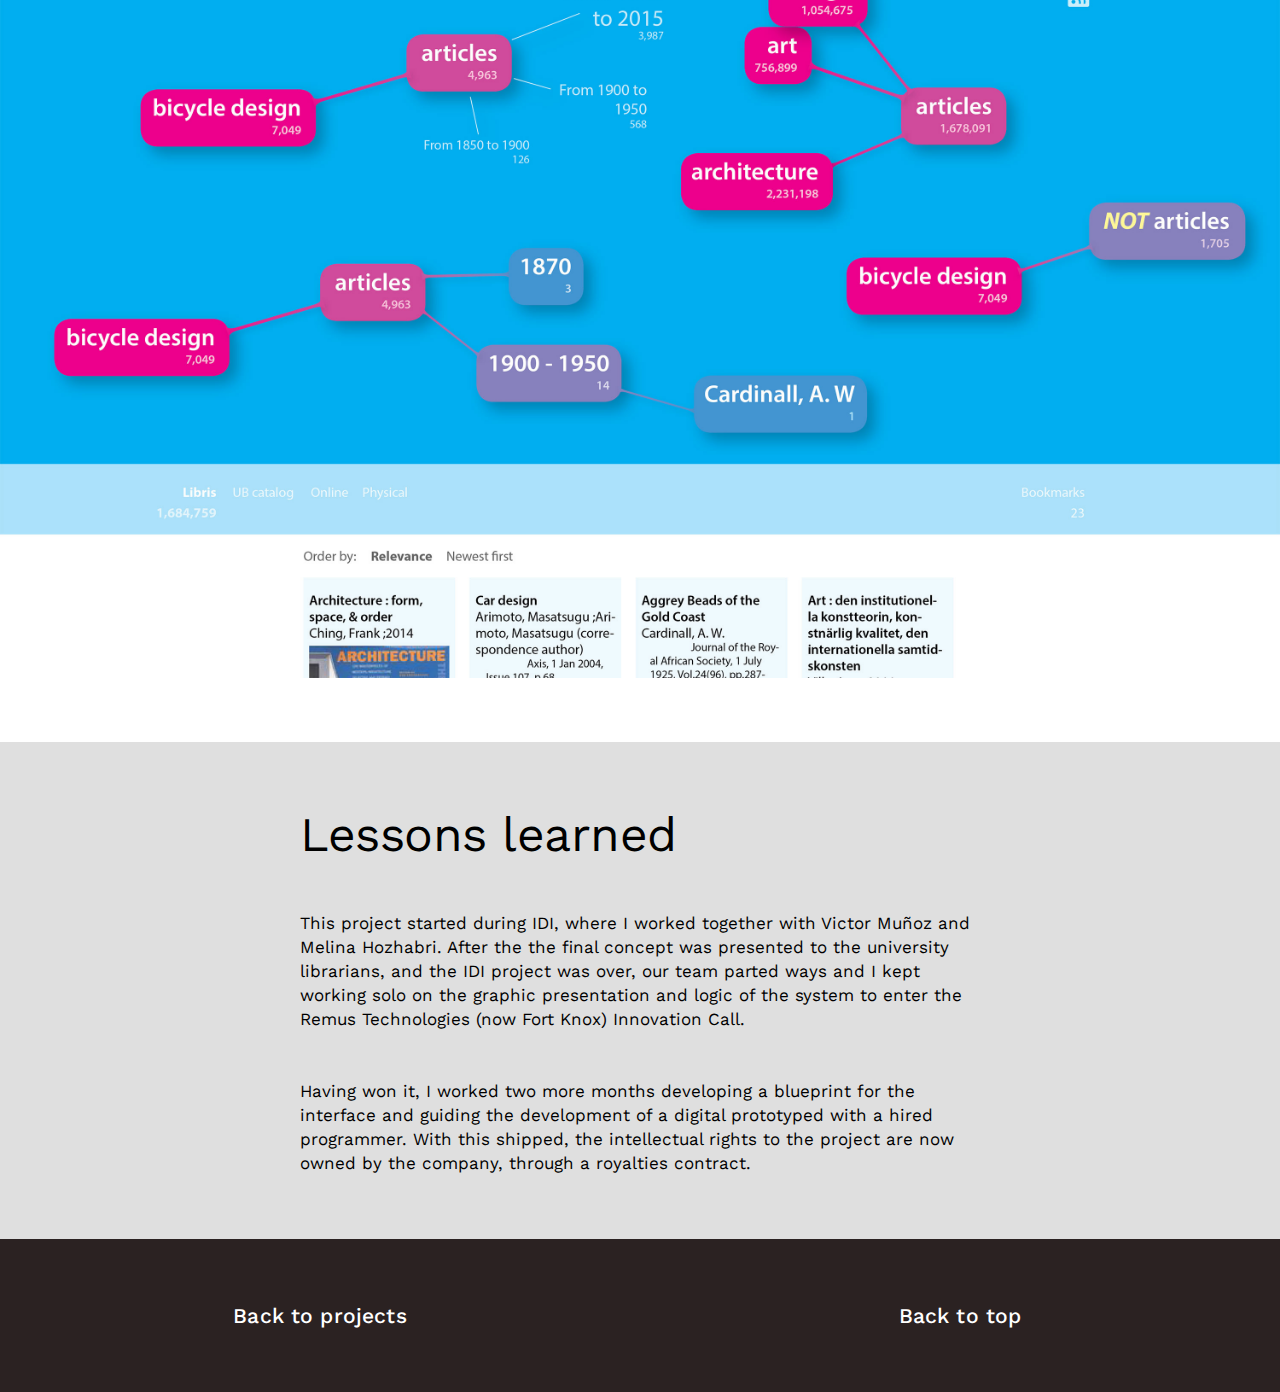
<file: visual-search.html>
<!DOCTYPE html>
<html lang="en">

<head>
    <meta charset="UTF-8">
    <meta http-equiv="X-UA-Compatible" content="IE=edge">
    <meta name="viewport" content="width=device-width, initial-scale=1.0">
    <title>Visual search interface</title>
    <link rel="stylesheet" href="../css/main.css" />
    <link rel="stylesheet" href="../css/test.css" />
    <link rel="stylesheet" href="../css/project-page.css" />
    <link rel="stylesheet" href="../css/section-simplified.css" />
    <link rel="stylesheet" href="../css/footer.css" />
    <link rel="stylesheet" href="../css/projects.css" />
    <link href="https://fonts.googleapis.com/css2?family=Work+Sans:wght@300;400;500&display=swap" rel="stylesheet" />
</head>

<body class="preload">
    <main>
        <div class="tile card hero" id="visual-search">
            <img src="images/openingCrop.png" alt="">
        </div>
        <a href="index.html">
            <h6>artur becker</h6>
        </a>
    </main>
    <div class="description">
        <div>
            <h6>Visual search interface</h6>
            <p>2015</p>
        </div>
        <p>Interaction design, a visual approach to searching using boolean operations. Its aim is to facilitate
            information search through Interaction
            Design. This project had it's inception during the Interaction
            Design course at the Industrial Design Intensive from the Umeå Institute of Design, and ended winning an
            annual digital innovation
            call from a <a href="http://fort-knox.se">company in Umeå</a>, competing
            with other projects from tech, business and design students.</p>
        </p>
    </div>

    <section class="content">

        <img src="images/bibliotek.jpg" alt="" class="full">

        <div class="multi-pane">
            <div class="new-section">
                <h3>The library project</h3>
                <p>The interaction design project at IDI aims to help the university library to accomplish its
                    mission: "Facilitate reasearch and education at Umea University", by proposing redesigns to its
                    website.</p>
            </div>
            <div>
                <img src="images/briefrecap.jpg" alt="">
            </div>
        </div>

        <h3>User groups</h3>

        <p>We sought to understand how the library mission was perceived by its users, dividing these into
            smaller groups: students and researches, as part of the academic community; and "teenage bookworms",
            that are not (yet) inside the university but might search books in its large catalog. After interviews with
            users from each group, we created personas to represent them.</p>

        <div class="multi-pane triptych">
            <div>
                <img id="student" src="images/student.jpg" alt="">
                <p>Doesn't search books for fun. Searches for articles and books for making copies and for courses.
                    Sometimes looks for a silent place to work on. <span class="highlight-1">Loans specific books listed
                        in
                        the
                        course</span>, but
                    don't explore other types.</p>
            </div>
            <div>
                <img id="researcher" src="images/researcher.jpg" alt="">
                <p> Do not use the library because it is too general, and instead of using the library search, uses
                    a general search engine. <span class="highlight-2">Scans conferences to keep updated</span>. Has to
                    read
                    a paper
                    to realize
                    its importance.</p>

            </div>
            <div>
                <img id="bookworm" src="images/teenagerbookworm.jpg" alt="">
                <p> Heavy novel reader, no interest in scientific articles and technical books. Usually goes to nearby
                    libraries, and rely on interlibrary loans. Meet friends at the library. Doesn't find problems
                    in the search engin and never uses the advanced search. Finds books by searching their exact
                    title, <span class="highlight-3">browsing the shelves or in related categories at the
                        website</span>.
                </p>
            </div>
        </div>

        <h3>Co-design workshop</h3>
        <p>Partnering with the librarians, a workshop was arranged with primary school children seeking to find
            inspiration on how
            they would catalog and classify information (represented by different objects laid on the floor).</p>
        <img src="images/codesignworkshop.jpg" alt="">

        <h3>Ideation: accounting for different needs</h3>

        <img src="images/brainstorming.jpg" alt="" class="full">

        <p>The research phase brought the key insight that users interact with the library website
            in different ways, and to appeal to them, the library website had to manage to accomodate the different
            possible mindsets. Three alternatives of redesigns for the library website were proposed:</p>

        <div class="multi-pane triptych">
            <div>
                <img src="images/libraryalt01.jpg" alt="">
                <h6>1) Branches website structure</h6>
                <p>An overhaul of the website focusing on making the navigation of its internal categories
                    easier to understand, through a tree-like interface.</p>
            </div>
            <div>
                <img src="images/libraryalt02.jpg" alt="">
                <h6>2) Log-in encouraging interface</h6>
                <p>An overhaul of the website focusing on making the navigation of its internal categories
                    easier to understand, through a tree-like interface.</p>
            </div>
            <div>
                <img src="images/libraryalt03.png" alt="">
                <h6>3) Venn diagram exploratory search</h6>
                <p>An alternative search interface for the catalog, using Venn diagrams to intersect interest
                    areas and explore new books.</p>
            </div>
        </div>

        <div class="multi-pane">
            <div>
                <p> From these alternatives, we found that the most impactful on accomplishing the library mission
                    would be the redesign of its overall most-used feature: the search engine.

                    The Venn diagram approach, however, could not be used due to it's restriction to three
                    intersecting sets, using perfect circles. Therefore, we retinkered the idea based on the
                    tree-like navigation design of alternative 1.</p>
            </div>
            <div>
                <img src="images/alternativemerge2.jpg" alt="">
            </div>
        </div>

        <h3>User testing</h3>
        <p>With the new concept under development, Lo-fi mockups of the interface were printed
            and presented to potential users, to simulate the searching experience.</p>

        <img src="images/usertestingCrop.jpg" alt="" class="full">

        <div class="multi-pane">
            <div>
                <h3>Concept: Visual search interface</h3>
                <p> A modular search interface that expands according to the users will to refine it. It accounts for
                    the
                    multiple
                    ways different users might want to build their own search: <a href="#student"><span
                            class="highlight-1">whether
                            searching for the title exactly</span></a>,
                    <a href="#researcher"><span class="highlight-2">creating personalized search feeds of specific
                            interest
                            areas</span></a> or <a href="#bookworm"><span class="highlight-3">allowing exploration
                            through
                            keyword suggestion</span></a>. Relying only on current databases and supported boolean
                    algebra,
                    it helps the user
                    create searches iteratively, permitting the bypass of filtering steps to check the effect a certain
                    filter has on the final search, while reducing greatly the number of page transfers with an in loco
                    refreshing interface.
                </p>
            </div>
            <div>
                <img src="images/bycicledesign.jpg" alt="">
            </div>
        </div>

        <img src="images/endingCrop2.jpg" alt="" class="full">

    </section>

    <section class="content outro">
        <h3>Lessons learned</h3>
        <p>This project started during IDI, where I worked together with Victor Muñoz and Melina Hozhabri.
            After the the final concept was presented to the university librarians, and the IDI project
            was over, our team parted ways and I kept working solo on the graphic presentation and logic of the system
            to enter
            the Remus Technologies (now Fort Knox) Innovation Call.
        </p>
        <p>
            Having won it, I worked two more months developing a blueprint for the interface and guiding
            the development of a digital prototyped with a hired programmer. With this shipped, the intellectual
            rights to the project are now owned by the company, through a royalties contract.
        </p>
    </section>

    <footer>
        <a href="index.html">Back to projects</a>
        <a href="#">Back to top</a>
    </footer>

</body>

</html>
</file>
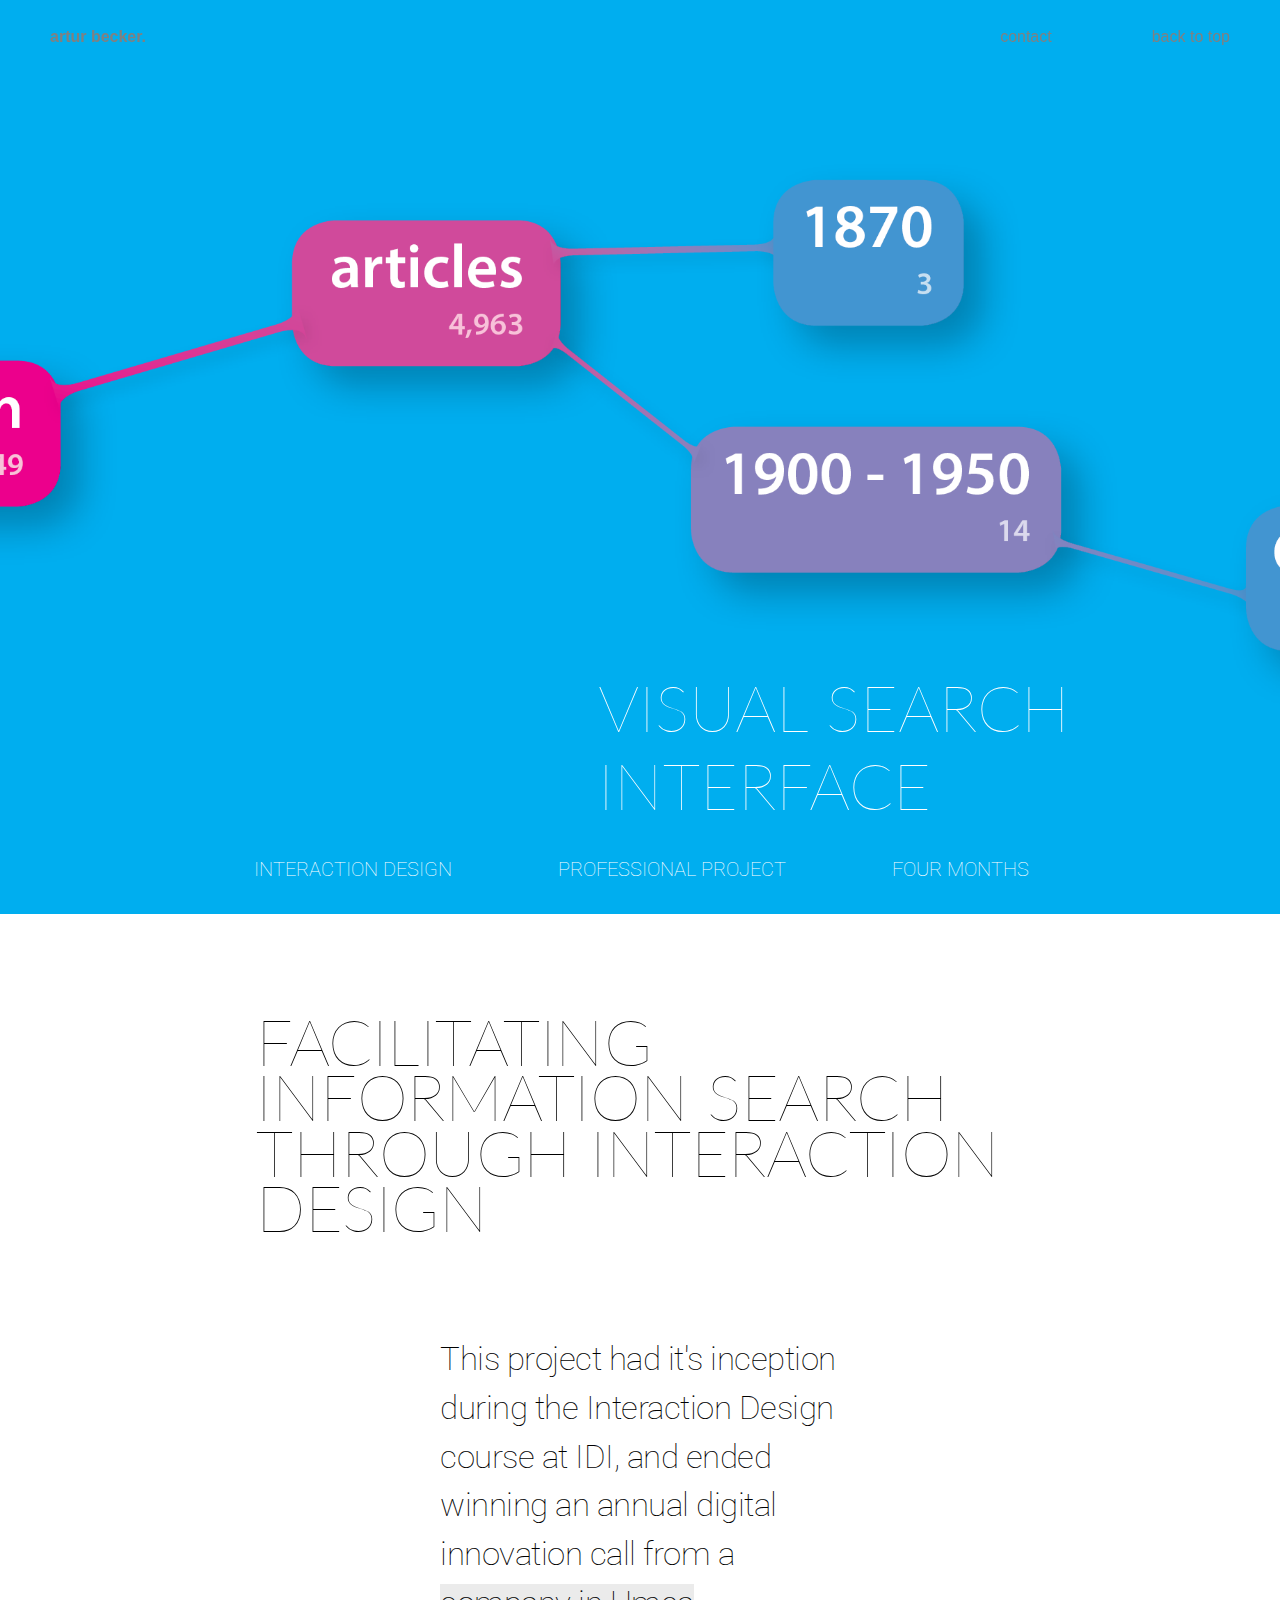
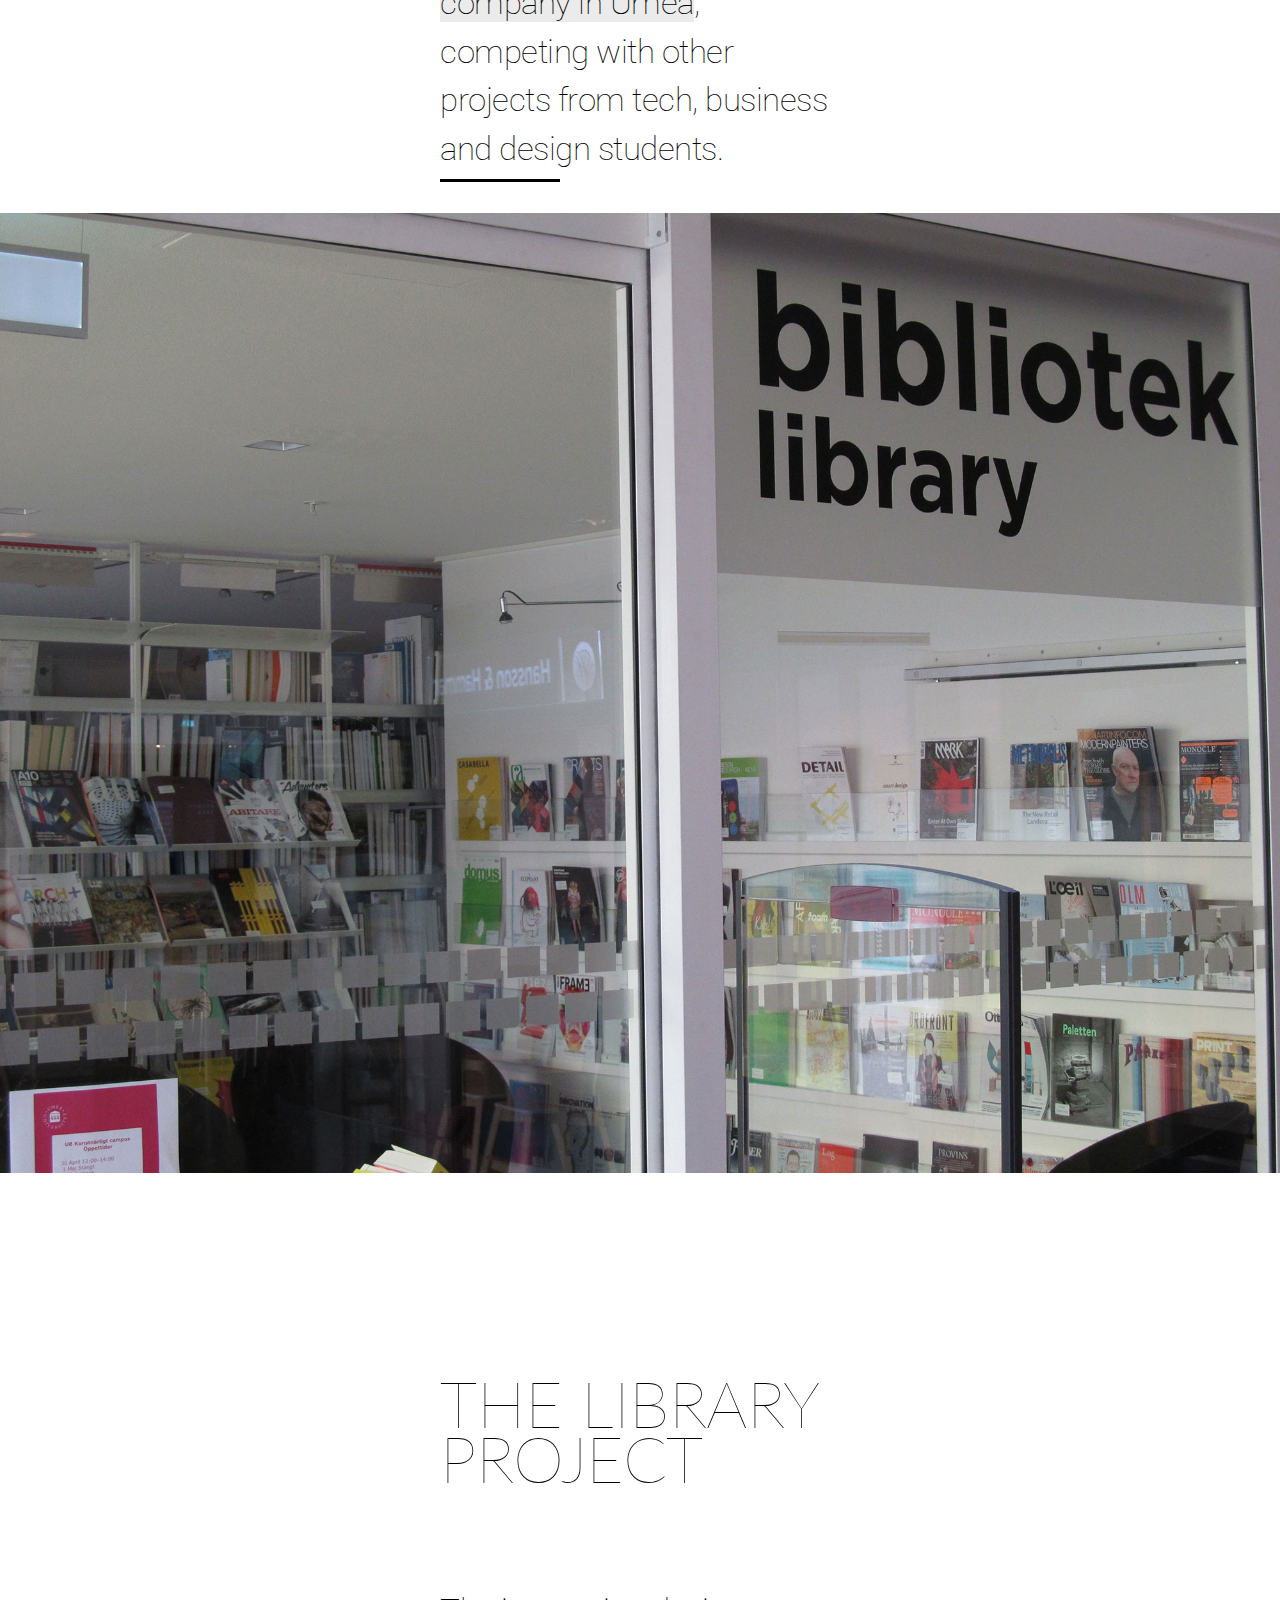
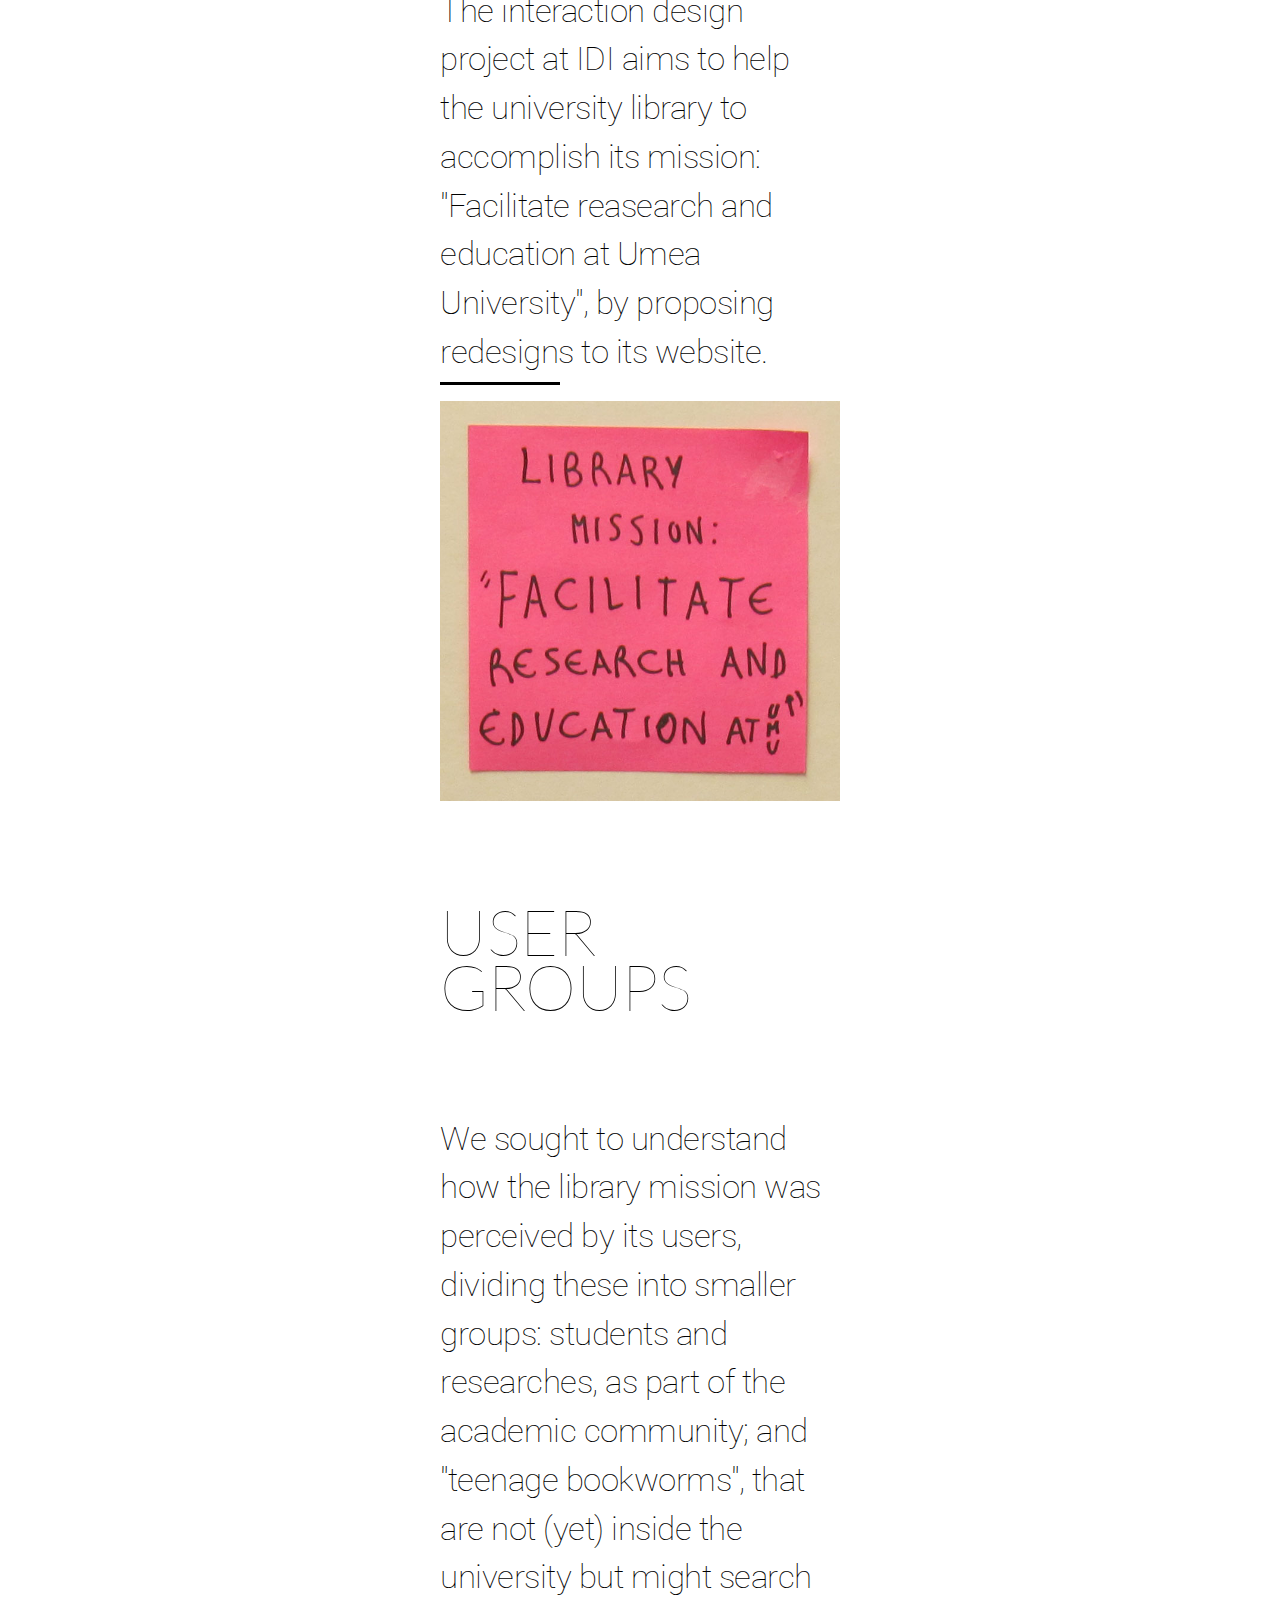
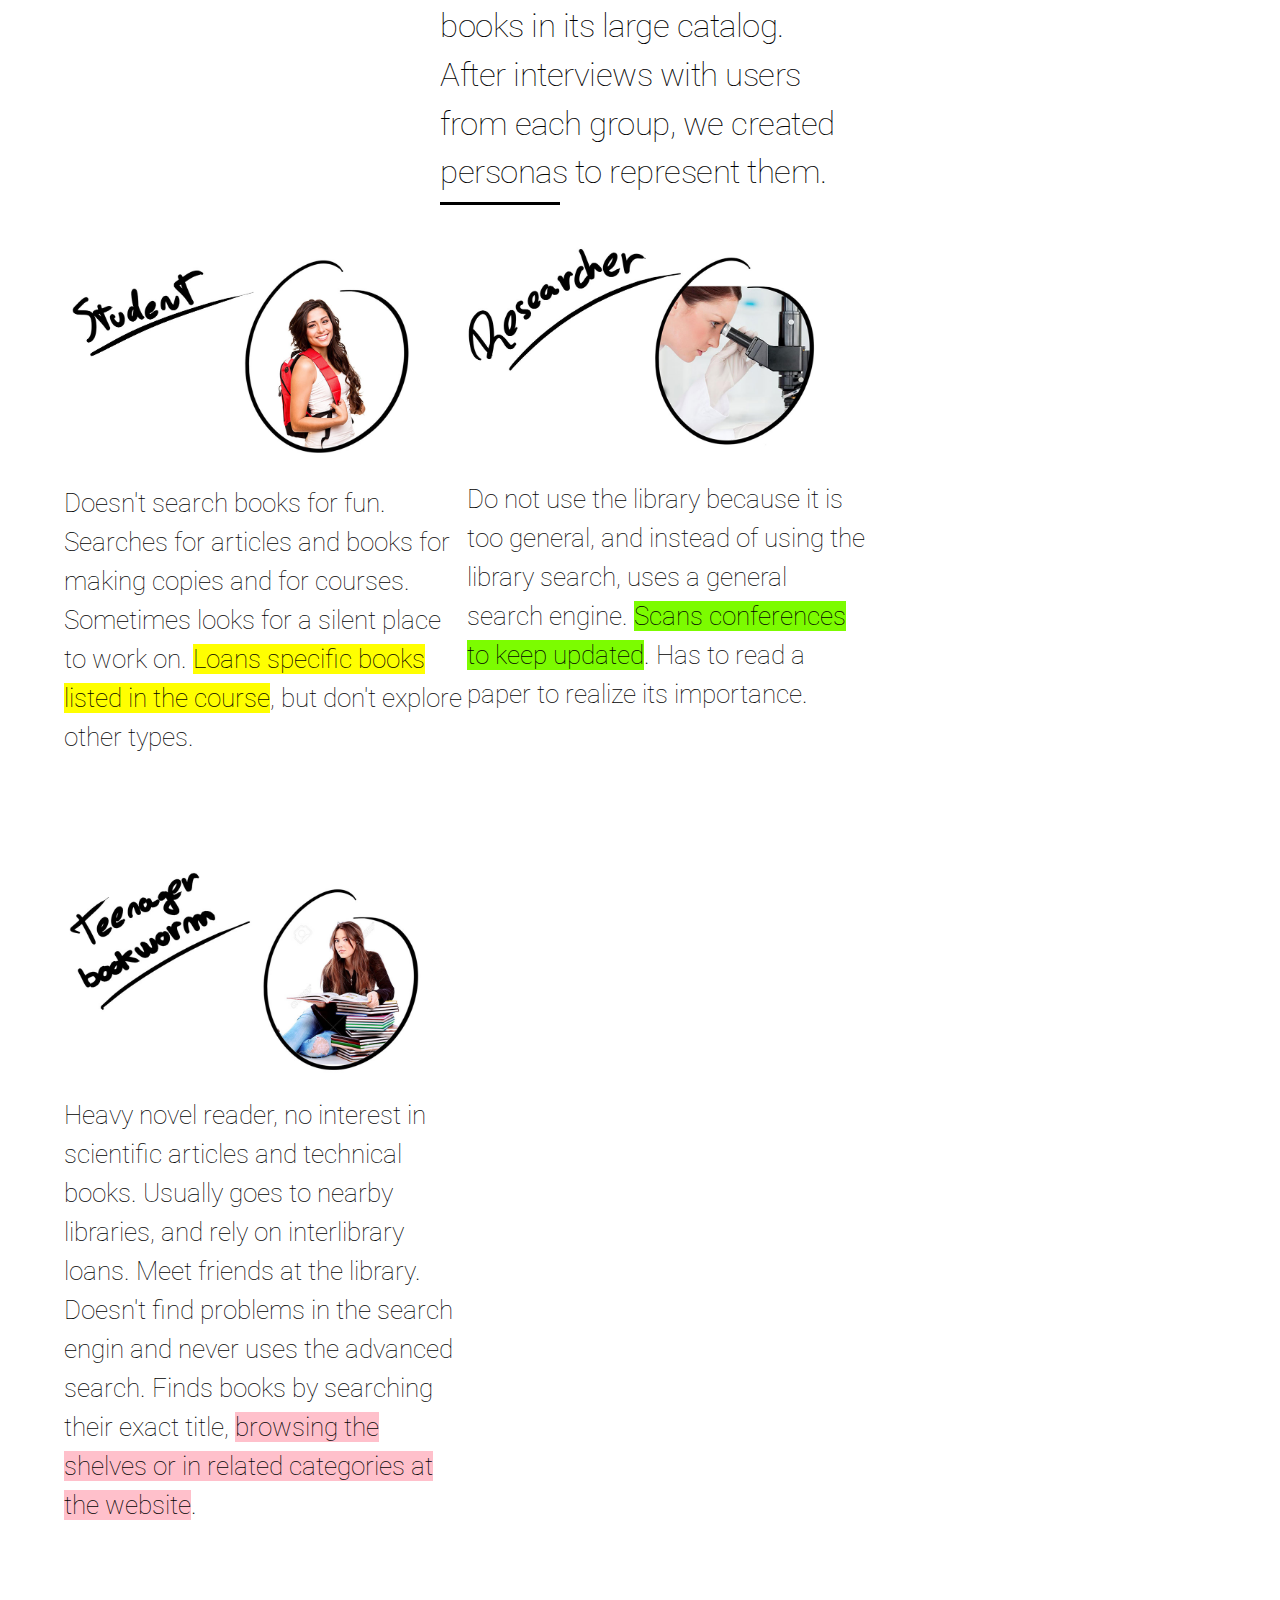
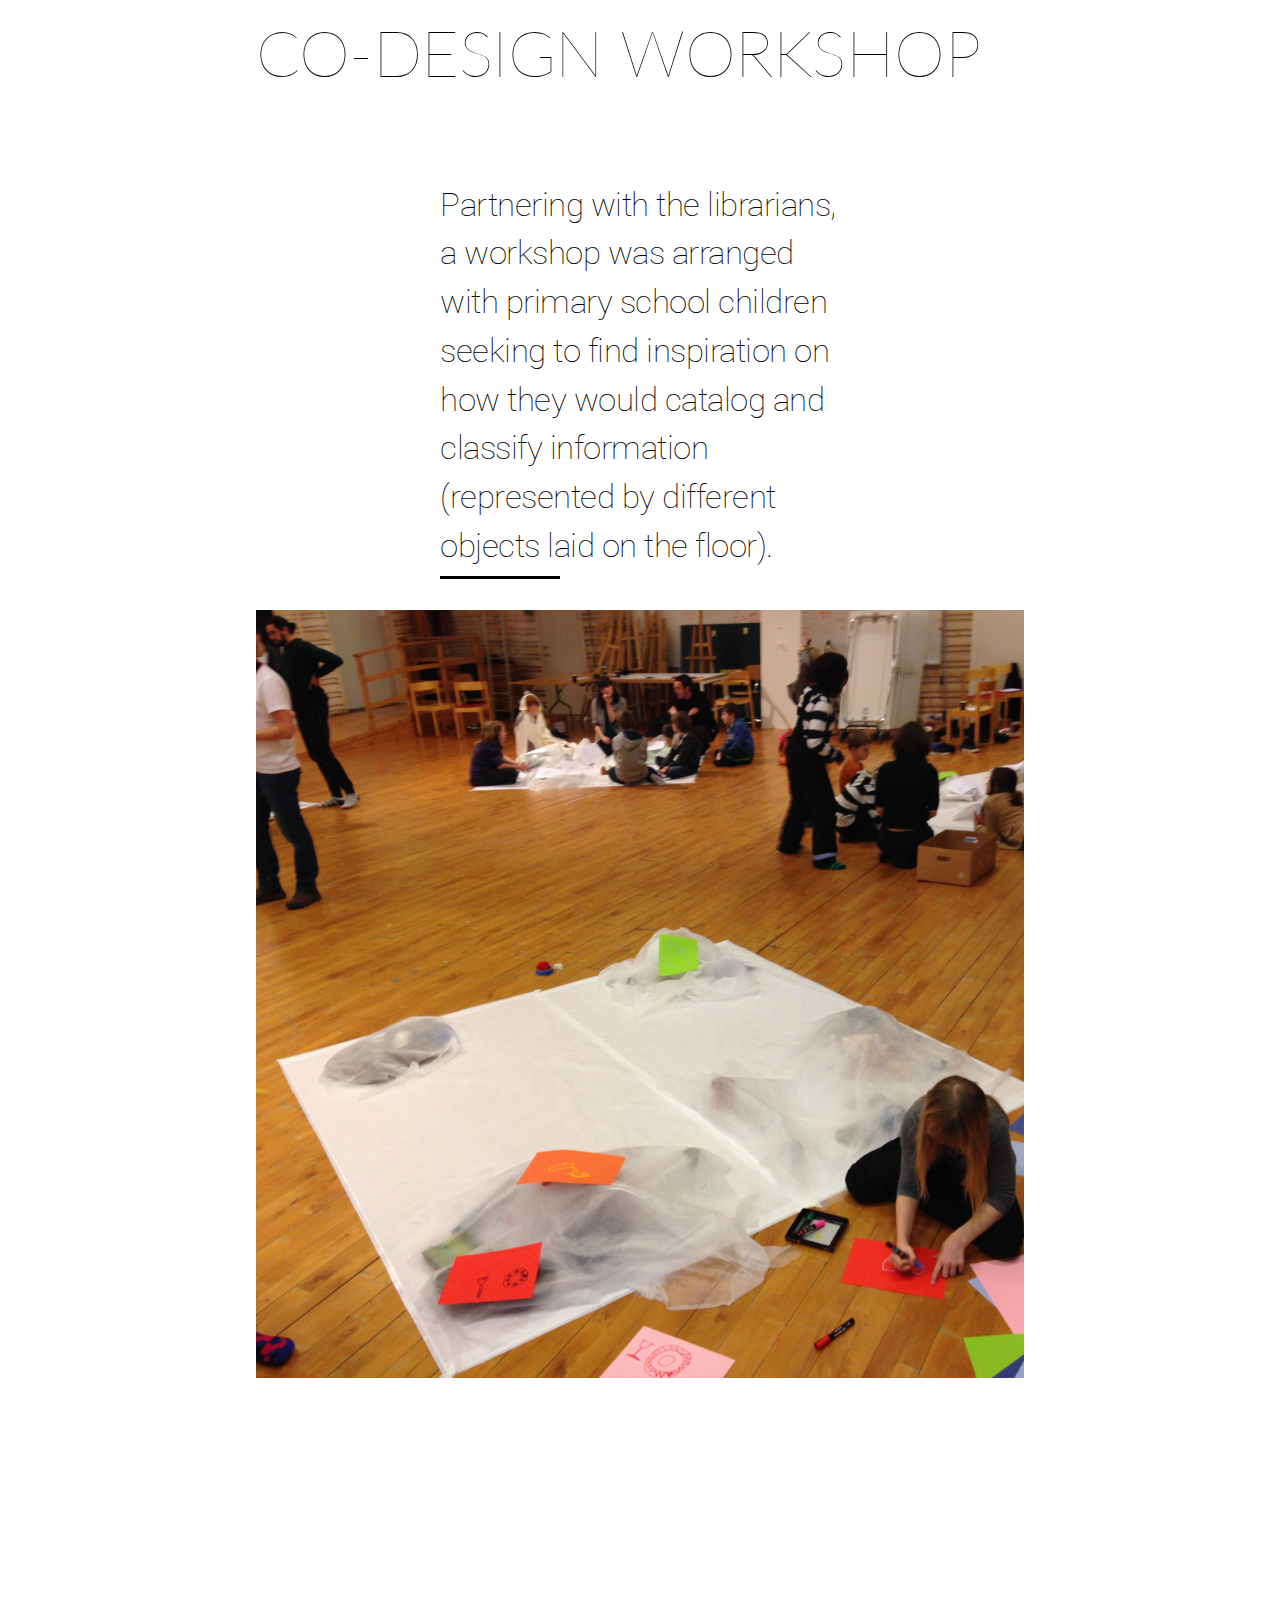
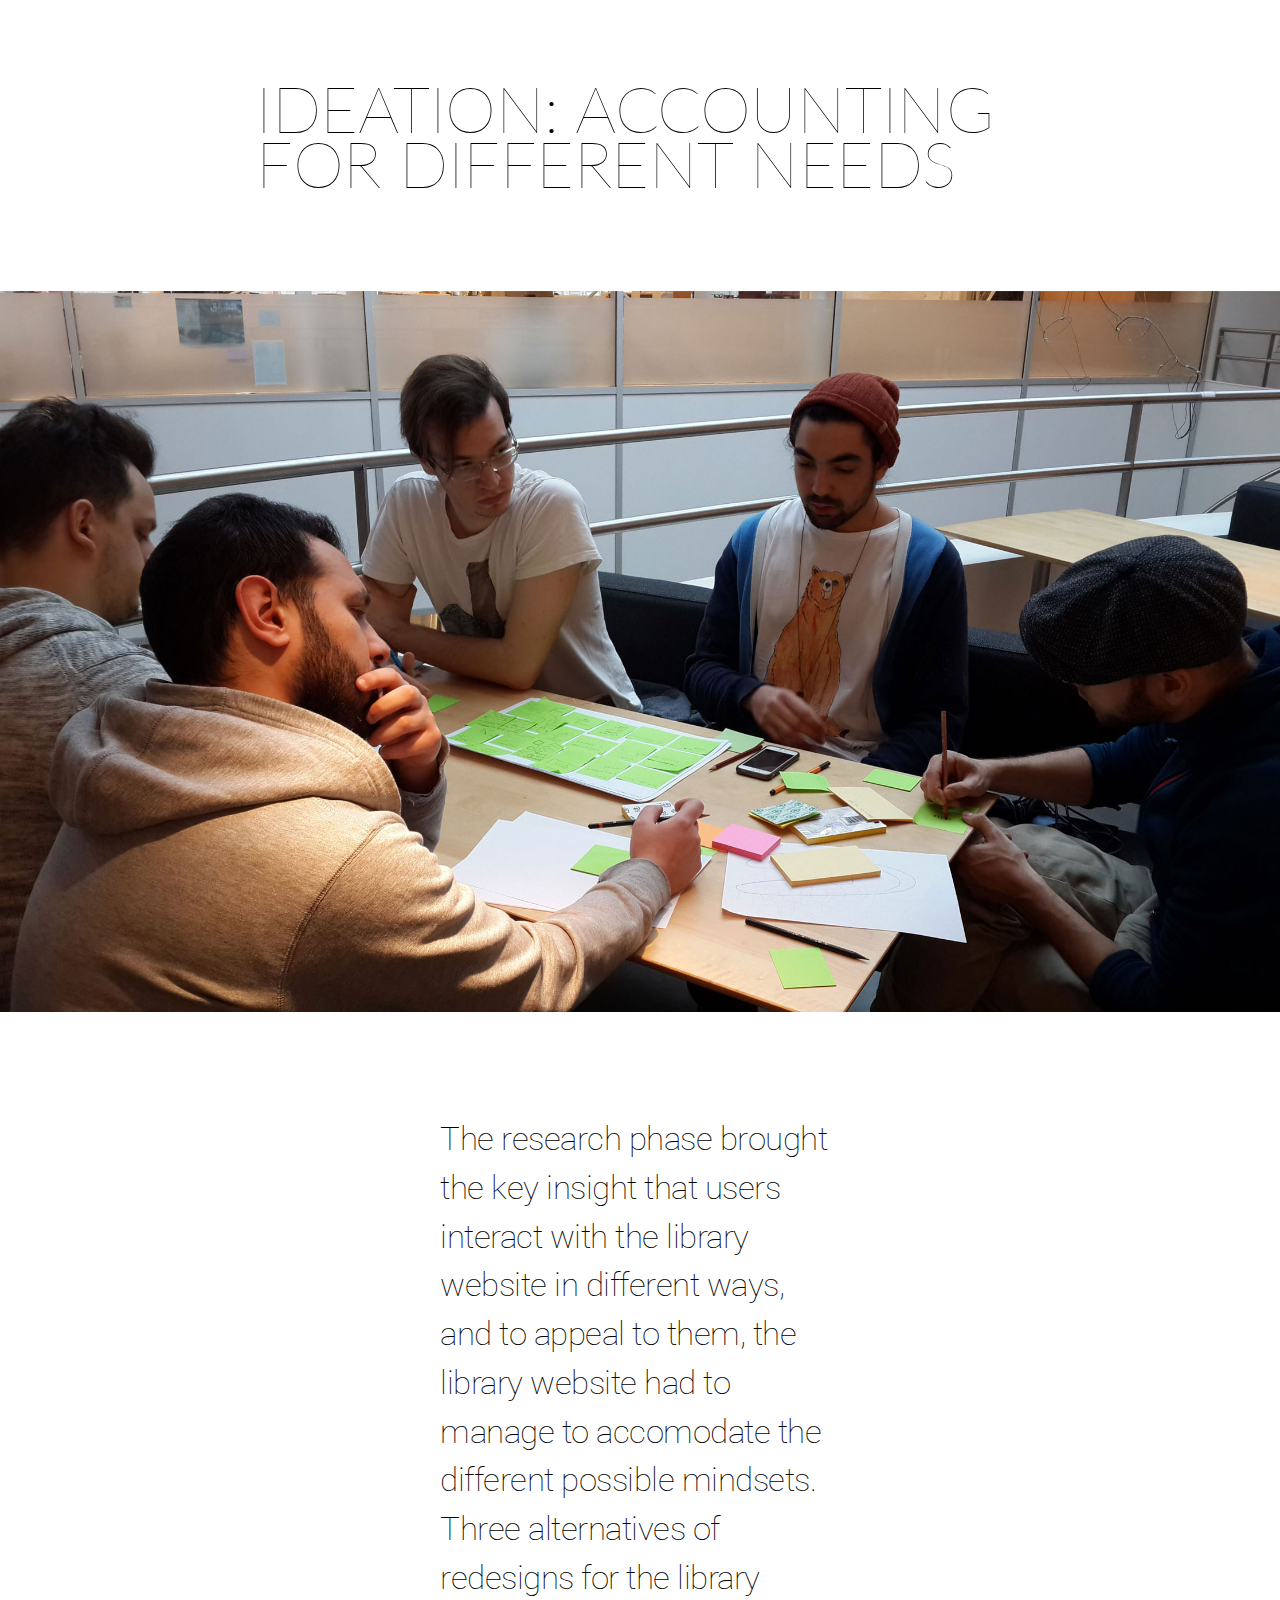
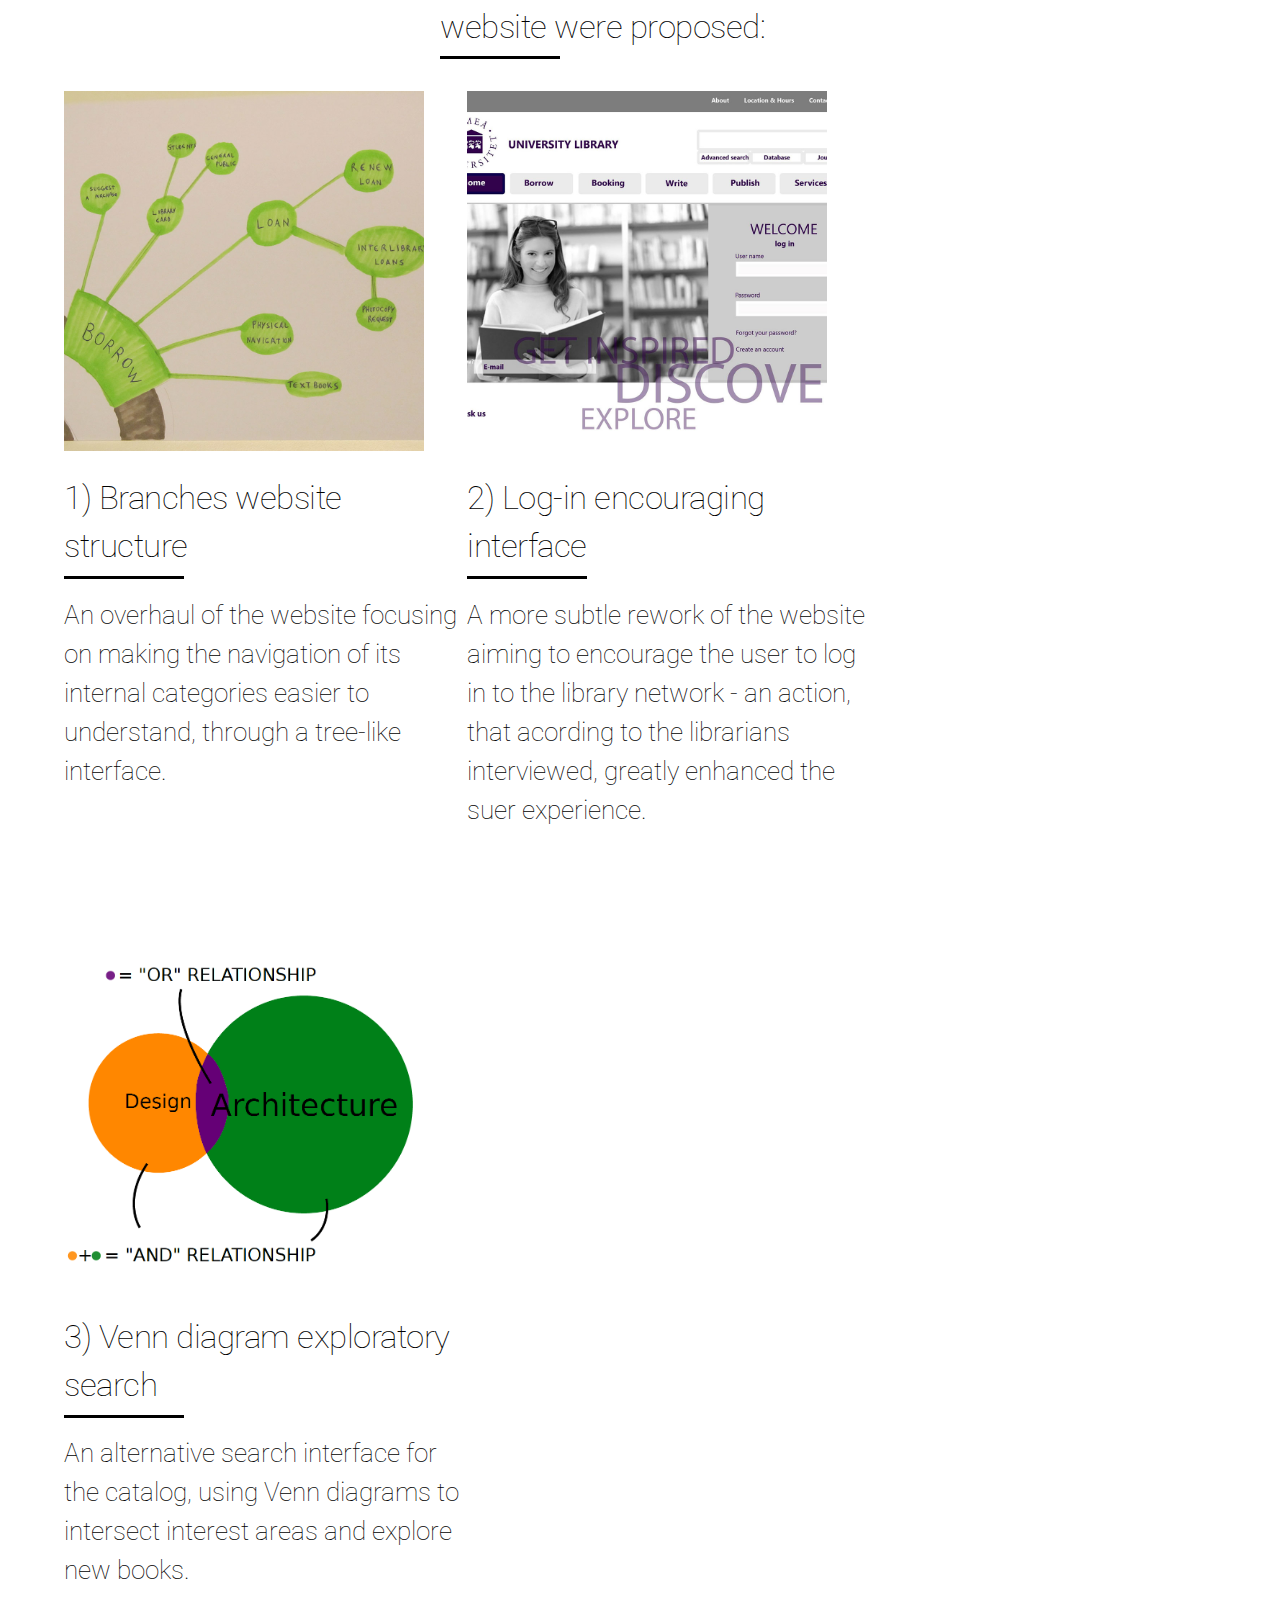
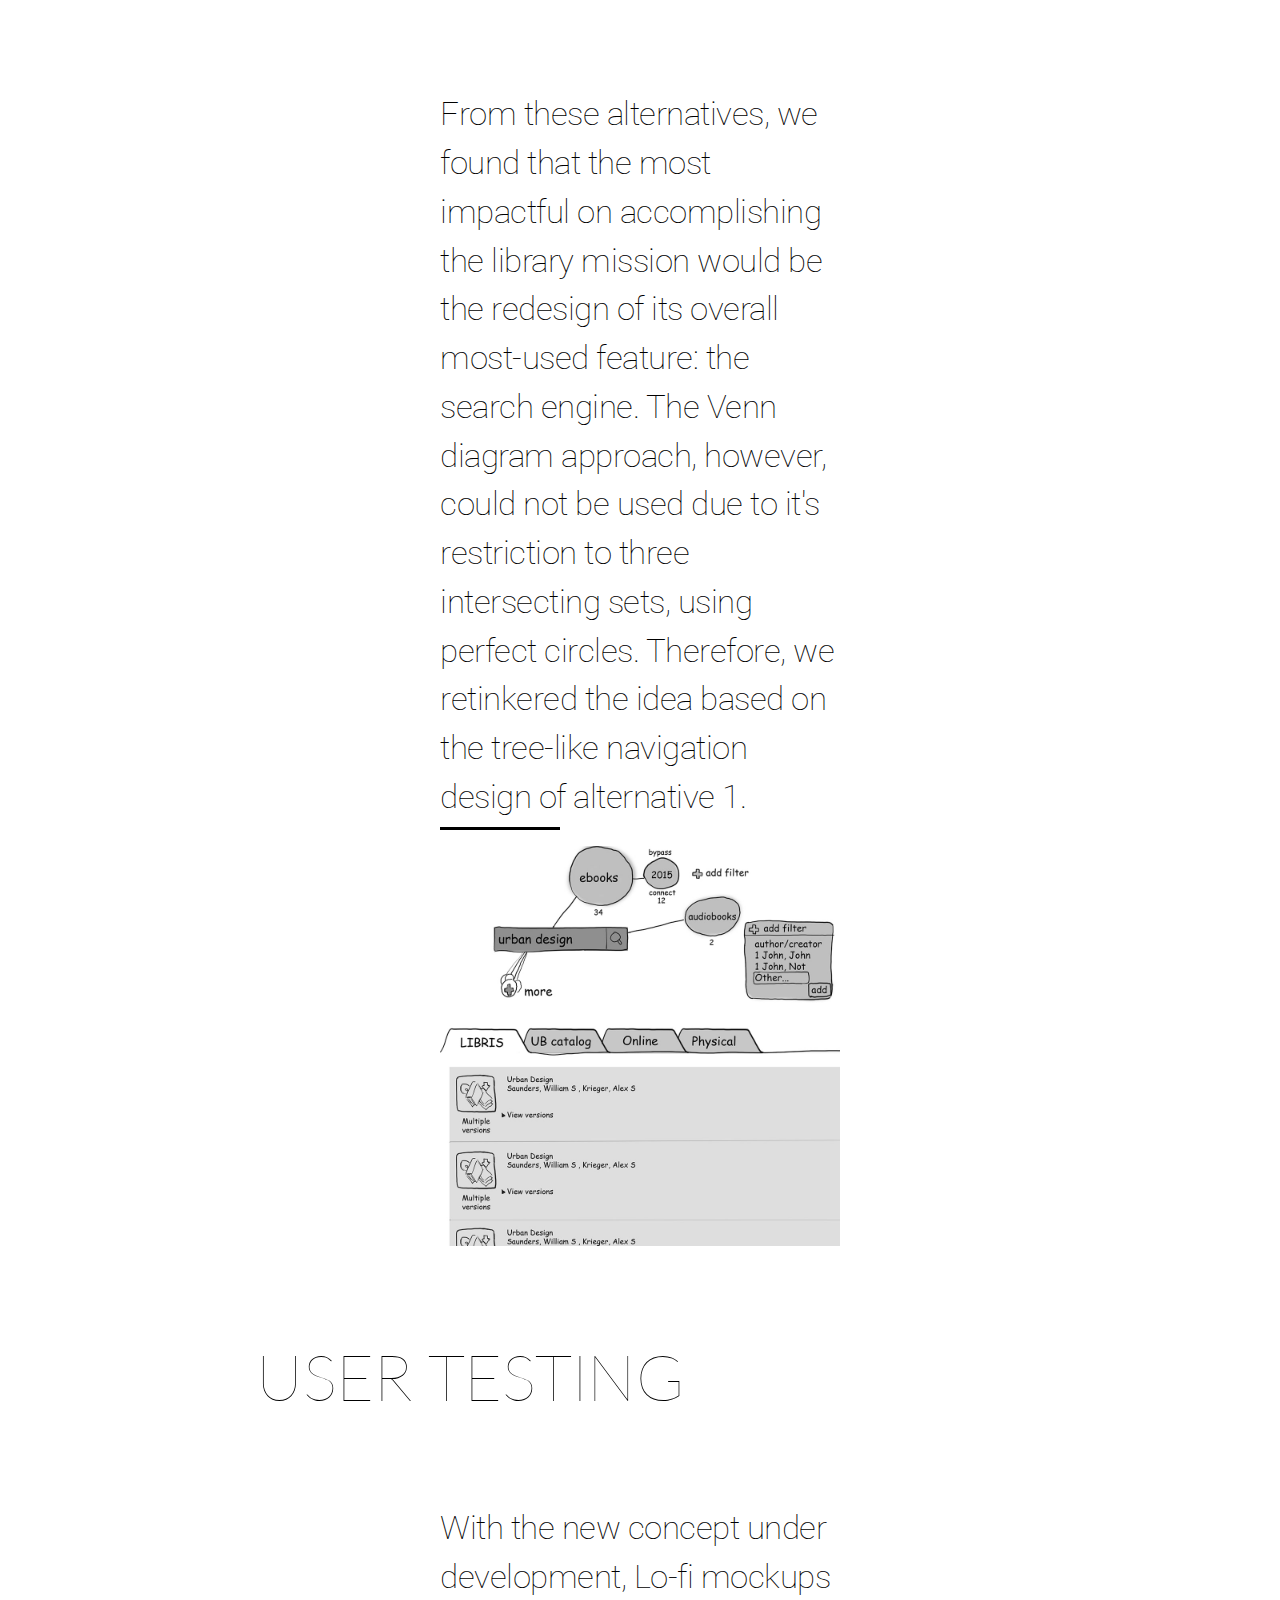
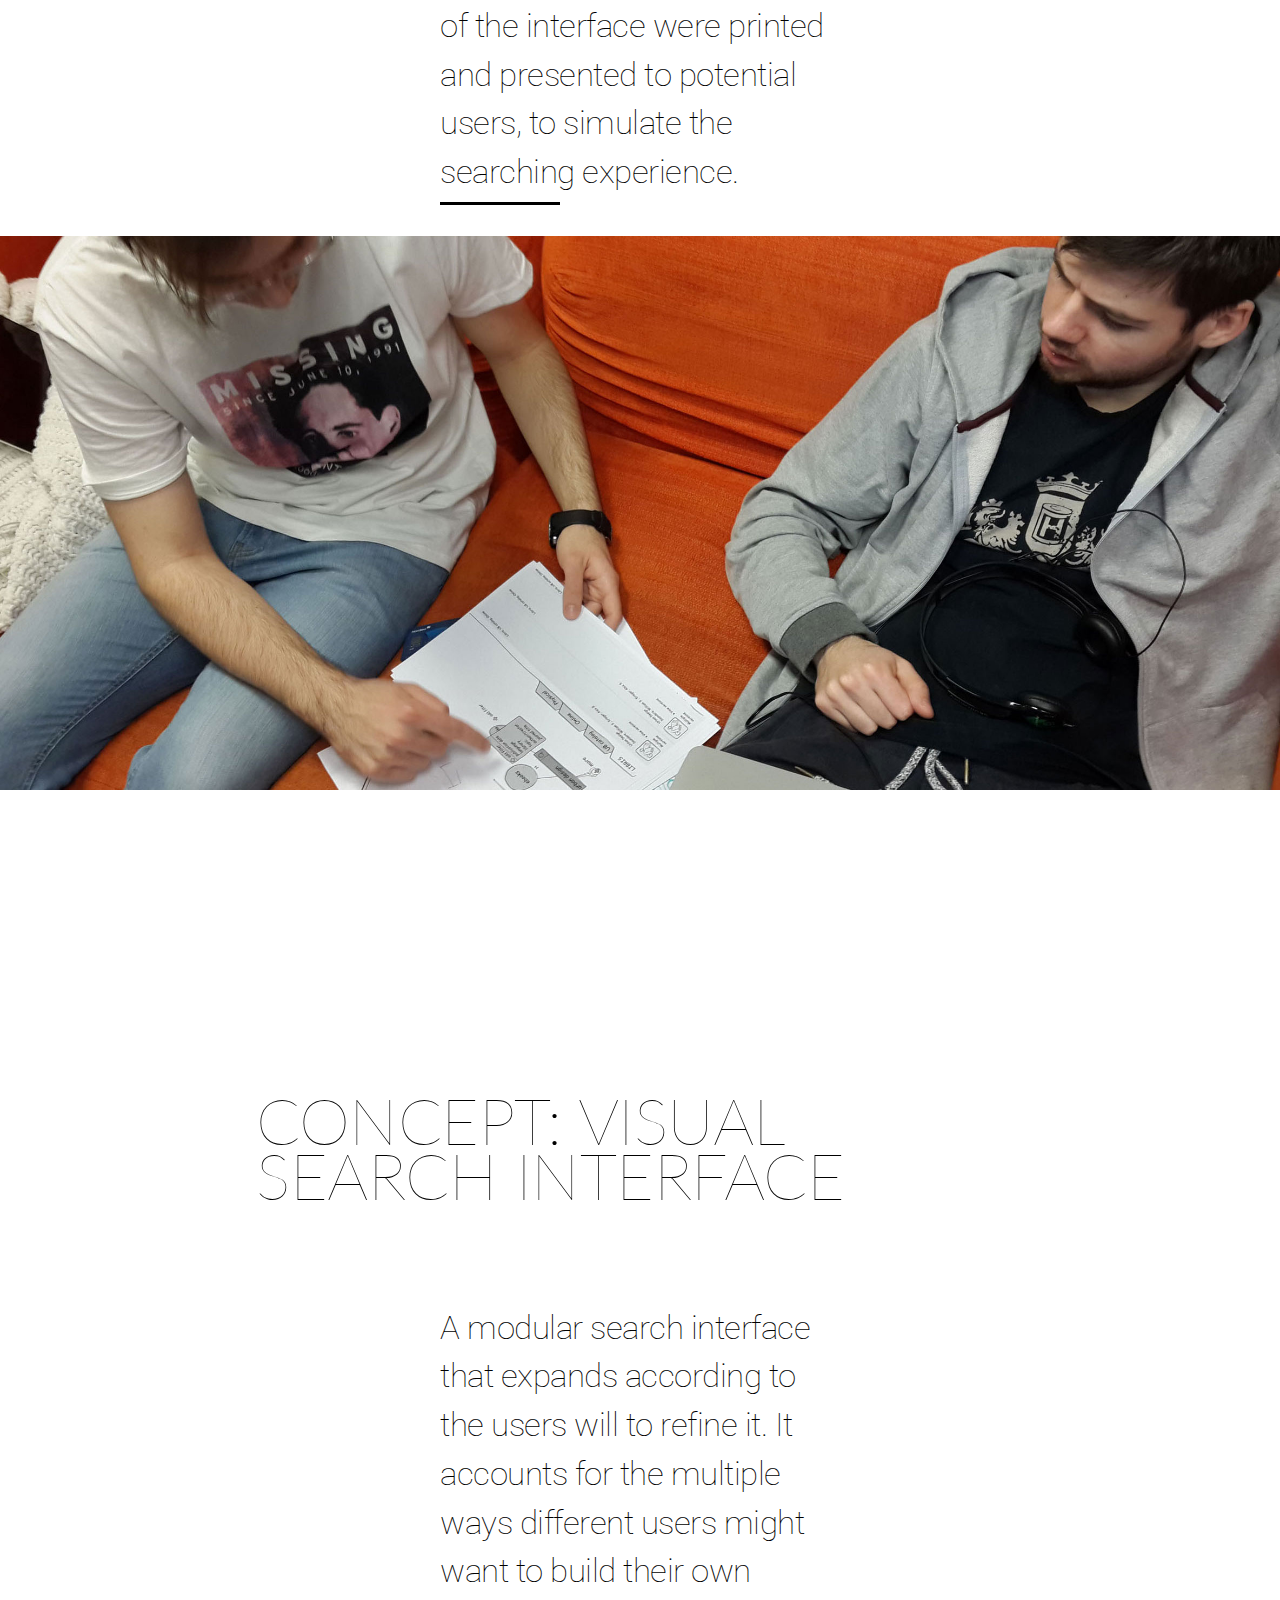
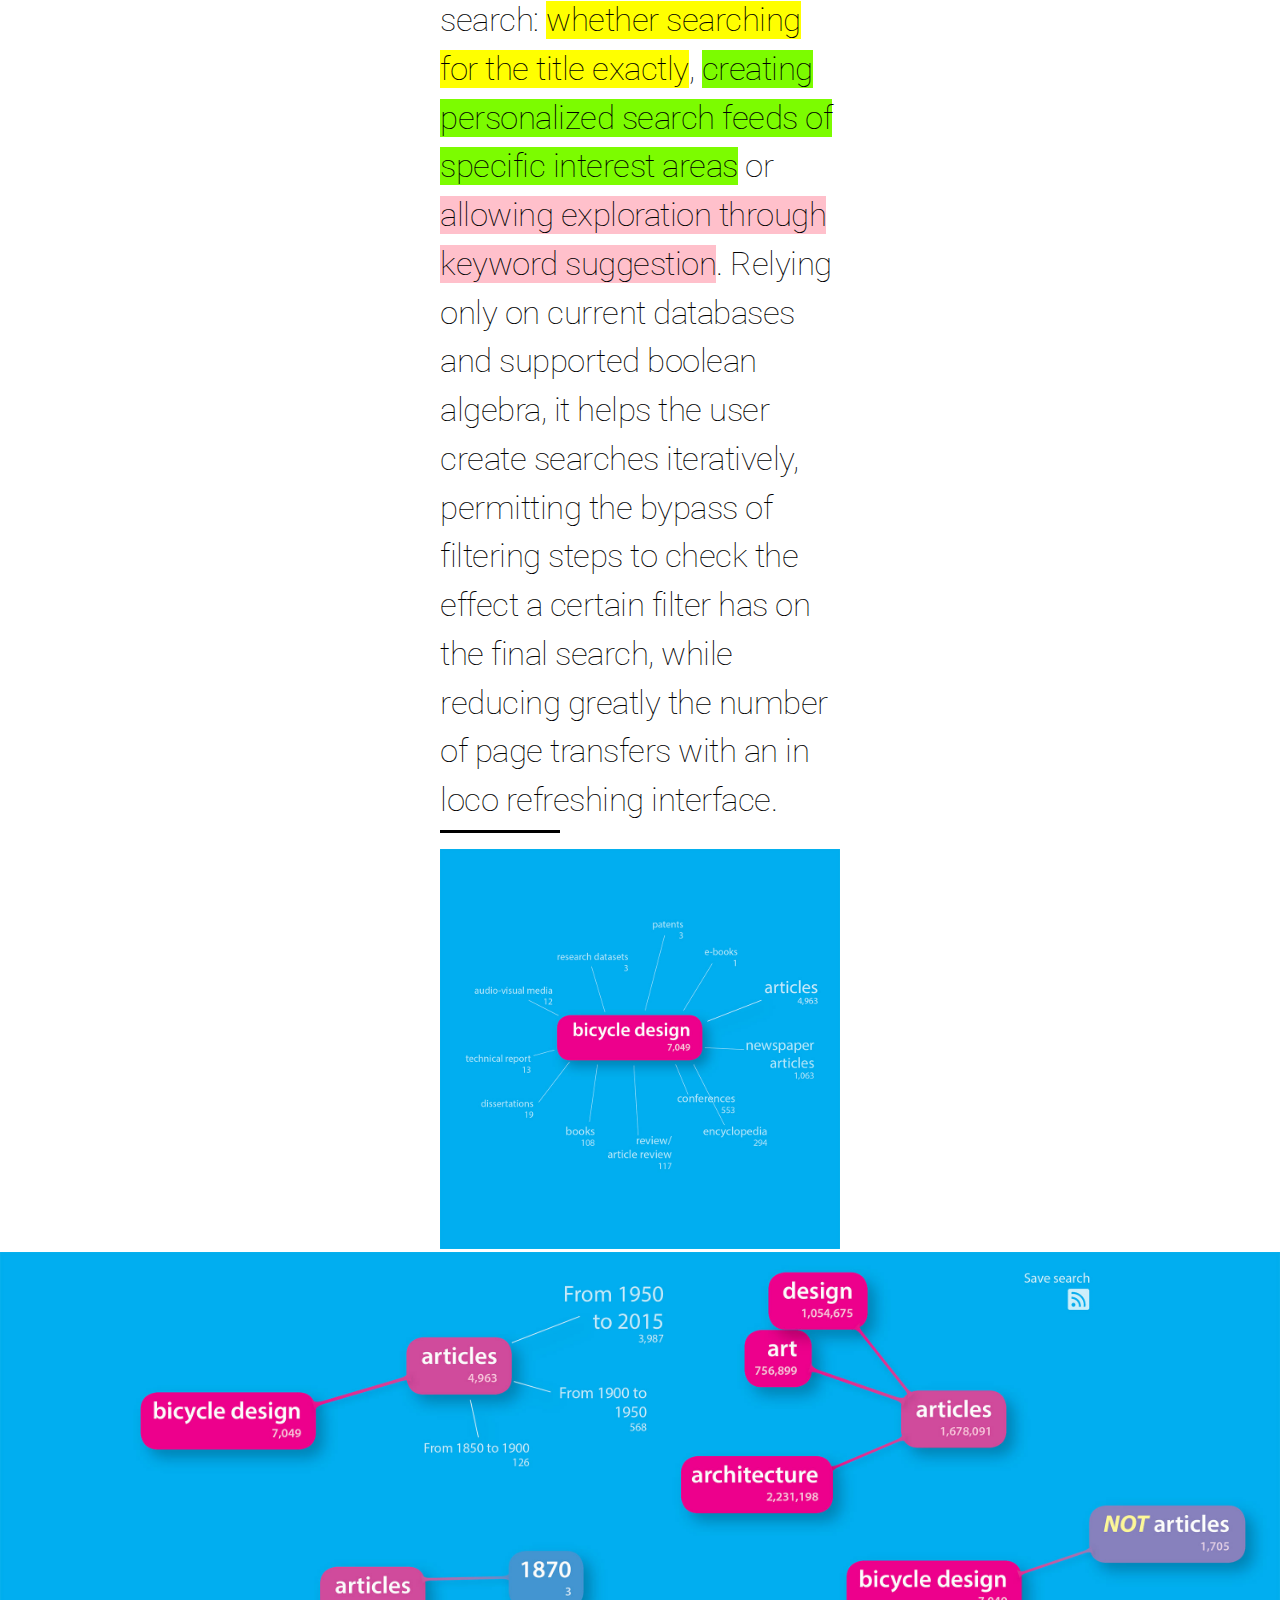
<file: visualsearch.html>
<!DOCTYPE html>
<html lang="en">
	<head>
		<meta charset="utf-8"/>
		<title>Visual Search Interface</title>
		<link rel="stylesheet" href="../css/main.css" />
		<link rel="stylesheet" href="../css/inova.css" />
		<link rel="stylesheet" href="../css/visualsearch.css" />
		<link href="https://fonts.googleapis.com/css?family=Lato:100,300,400|Nunito:400,800|Roboto:100,300,700" rel="stylesheet">
	</head>
	<body>
		<div id=navigation>
			<p id="nav1"><a href=index.html>artur becker.</a></p>
			<p id="nav2"><a href=#titlecontainer>back to top</a></p>
			<p id="nav3"><a href=index.html#contact>contact</a></p>
		</div>
		<div id=titlecontainer>
			<div id="placeholder"></div>
			<div id="title">
				<h1>VISUAL SEARCH<br>INTERFACE</h1>
			</div>
			<div id="metadata">
				<div class="metacontainer">
				<p class="metadummy"></p>
				<p class="metainfo"><span>INTERACTION DESIGN</span></p>
				</div>
				<div class="metacontainer">
				<p class="metadummy"></p>
				<p class="metainfo"><span>PROFESSIONAL PROJECT</span></p>
				</div>
				<div class="metacontainer">
				<p class="metadummy"></p>
				<p class="metainfo"><span>FOUR MONTHS</span></p>
				</div>
			</div>
		</div>
		<div id="content">
		<div id="red">
			<h2 class="inlineh2" id="postitle">
			FACILITATING INFORMATION SEARCH THROUGH INTERACTION DESIGN
			</h2>
			<div class="inline" id="preimg">
		<div class="column">
			<h3 class=paratitle>
			This project had it's inception during the Interaction Design course at IDI, and ended winning
an annual digital innovation call from a <a href="http://fort-knox.se">company in Umea</a>, competing with other projects
from tech, business and design students.
			</h3>
		</div>
		<div class="column"></div>
		</div>
		
		<img class="img" id="fullimg"src="../images/bibliotek.jpg"></img>
		
		<div class="inline">
			<div class="column">
			<h2 class="inlineh2">
			THE LIBRARY PROJECT
			</h2>
				<h3 class=paratitle>
				The interaction design project at IDI aims to help the university library to accomplish its
mission: "Facilitate reasearch and education at Umea University", by proposing redesigns to its
website.
				</h3>
			</div>
			<div class="column">
				<img class="img" src="../images/briefrecap.jpg"></img>
			</div>
		</div>
		
		<div class="inline" id="preimg">
			<div class="column">
				<h2 class="inlineh2">
			USER GROUPS
			</h2>
				<h3 class=paratitle>
				We sought to understand how the library mission was perceived by its users, dividing these into
smaller groups: students and researches, as part of the academic community; and "teenage bookworms",
that are not (yet) inside the university but might search books in its large catalog. After interviews with
users from each group, we created personas to represent them.
				</h3>
			</div>
			<div class="column">
			</div>
		</div>
		
		
		<div class="inline3">
			<div class="column3">
				<img class="img"  id="student" src="../images/student.jpg"></img>
				
				<p class="text">
Doesn't search books for fun. Searches for articles and books for making copies and for courses.
Sometimes looks for a silent place to work on. <span id="yellow">Loans specific books listed in the course</span>, but
don't explore other types.

				</p>
			</div>
			<div class="column3">
				<img class="img" id="researcher" src="../images/researcher.jpg"></img>
	
				
				<p class="text">
Do not use the library because it is too general, and instead of using the library search, uses
a general search engine. <span id="green">Scans conferences to keep updated</span>. Has to read a paper to realize
its importance.
				</p>	
			</div>
			<div class="column3">
				<img class="img" id="bookworm" src="../images/teenagerbookworm.jpg"></img>
				
				<p class="text">
Heavy novel reader, no interest in scientific articles and technical books. Usually goes to nearby
libraries, and rely on interlibrary loans. Meet friends at the library. Doesn't find problems
in the search engin and never uses the advanced search. Finds books by searching their exact
title, <span id="pink">browsing the shelves or in related categories at the website</span>.


				</p>
			</div>
		</div>
		
		<h2 class="inlineh2">
			CO-DESIGN WORKSHOP
			</h2>
		<div class="inline" id="preimg">
		<div class="column">
			<h3 class=paratitle>
			Partnering with the librarians, a workshop was arranged with primary school children seeking to find inspiration on how
they would catalog and classify information (represented by different objects laid on the floor).
			</h3>
		</div>
		<div class="column">

		</div>
			<img class="img" id="fullimg" src="../images/codesignworkshop.jpg"></img>
		</div>
		
		
		<h2 class="inlineh2" id="postitle">
			IDEATION: ACCOUNTING FOR DIFFERENT NEEDS
			</h2>
		
		<img class="img" id="fullimgconnect" src="../images/brainstorming.jpg"></img>
		
		<div class="inline" id="preimg">
		
			<div class="column">
			
				<h3 class=paratitle>
				The research phase brought the key insight that users interact with the library website
in different ways, and to appeal to them, the library website had to manage to accomodate the different
possible mindsets. Three alternatives of redesigns for the library website were proposed:
				</h3>
			</div>
			<div class="column">
				
			</div>
		</div>
		
		<div class="inline3">
			<div class="column3">
				<img class="img" src="../images/libraryalt01.jpg"></img>
				<h3 class="paratitlecenter">1) Branches website structure
				</h3>
				<p class="text">
An overhaul of the website focusing on making the navigation of its internal categories
easier to understand, through a tree-like interface.


				</p>
			</div>
			<div class="column3">
				<img class="img" src="../images/libraryalt02.jpg"></img>
				<h3 class="paratitlecenter">2) Log-in encouraging interface</h3>
				</h3>
				<p class="text">
A more subtle rework of the website aiming to encourage the user to log in to the library network
- an action, that acording to the librarians interviewed, greatly enhanced the suer experience.
				</p>	
			</div>
			<div class="column3">
				<img class="img" src="../images/libraryalt03.png"></img>
				<h3 class="paratitlecenter">3) Venn diagram exploratory search</h3>
				<p class="text">
An alternative search interface for the catalog, using Venn diagrams to intersect interest
areas and explore new books.

				</p>
			</div>
		</div>
		
		
		<div class="inline" id="preimg">
		
			<div class="column">
			
				<h3 class=paratitle>
				From these alternatives, we found that the most impactful on accomplishing the library mission
would be the redesign of its overall most-used feature: the search engine.

The Venn diagram approach, however, could not be used due to it's restriction to three
intersecting sets, using perfect circles. Therefore, we retinkered the idea based on the
tree-like navigation design of alternative 1.
				</h3>
			</div>
			<div class="column">
			<img class="img" src="../images/alternativemerge2.jpg"></img>
			</div>
		</div>
		
		
		
		
		<h2 class="inlineh2" id="postitle">
			USER TESTING
			</h2>
		<div class="inline" id="preimg">
		<div class="column">
			<h3 class=paratitle>
			With the new concept under development, Lo-fi mockups of the interface were printed
and presented to potential users, to simulate the searching experience.
			</h3>
		</div>
		<div class="column"></div>
		</div>
		
		<img class="img" id="fullimg" src="../images/usertestingCrop.jpg"></img>
		
		
		<h2 class="inlineh2" id="postitle">
			CONCEPT: VISUAL SEARCH INTERFACE
			</h2>
		<div class="inline" id="preimg">
		<div class="column">
			<h3 class=paratitle>
A modular search interface that expands according to the users will to refine it. It accounts for the multiple
ways different users might want to build their own search: <a href="#student"><span id=yellow>whether searching for the title exactly</span></a>,
<a href="#researcher"><span id="green">creating personalized search feeds of specific interest areas</span></a> or <a href="#bookworm"><span id="pink">allowing exploration through
keyword suggestion</span></a>. Relying only on current databases and supported boolean algebra, it helps the user
create searches iteratively, permitting the bypass of filtering steps to check the effect a certain
filter has on the final search, while reducing greatly the number of page transfers with an in loco
refreshing interface.
			</h3>
		</div>
		<div class="column">
		<img class="img" src="../images/bycicledesign.jpg"></img>
		</div>
		</div>
		
		<img class="img" src="../images/endingCrop2.jpg"></img>
		
		</div>	
	
	<p class="text"></p>
			<div class=divider></div><div class=subdivider></div>
				
	<h2 id="conclusion">ROLE IN THE PROJECT AND FINAL THOUGHTS</h2>
				<h3 class=paratitlecenter>This project started during IDI, where I worked together with Victor Muñoz and Melina Hozhabri. </h3>
				<p class="text">
After the the final concept was presented to the university librarians, and the IDI project
was over, our team parted ways and I kept working solo on the graphic presentation and logic of the system to enter
the Remus Technologies (now Fort Knox) Innovation Call.
Having won it, I worked two more months developing a blueprint for the interface and guiding
the development of a digital prototyped with a hired programmer. With this shipped, the intellectual
rights to the project are now owned by the company, through a royalties contract.
				</p>		
	<div class=divider></div><div class=subdivider></div>
	</div>
	
	
	
	</body>
	
</html>
</file>
<file: css/main.css>
/* SIZE-INVARIANT VARIABLES */

:root {
  font-size: 62.5%;
  --line-height-p: 2.4rem;
  --line-height-caption: 1.6rem;
  --color-container-background: #ffffff;
  --color-aegro: #4caf50;
  --color-inova: #fcca5b;
  --color-recbot: #5db5db;
  --color-uid-devices: #49493d;
  --color-visual-search-interface: #01aef0;
  /*--color-piper: ;
    --color-svir: ;*/

  --on-black-subtle: #534242;
  --on-black-nearly: #2B2222;
  --on-black-readable: #999;

  --on-white-readable: #828282;
  --on-white-subtle: #dfdfdf;

  --overlap: -20vh;

  --readable-length: clamp(320px, 100%, 680px);
  --triptych-pane: 320px; 

}

/* SIZE-VARIANT VARIABLES */

:root {
  --spacing: 32px;
  --spacing-XXS: 4px;
  --spacing-XS: 8px;
  --spacing-S: 16px;
  --spacing-M: 32px;
  --spacing-L: 48px;
  --spacing-XL: 64px;
  --spacing-XXL: 128px;

  --tile-size: clamp(64px, 17vw, 100px);
  --card-width: clamp(320px, 64vw, 400px); /* The ratio between card height and width in the vh should match the hardcoded pixels */
  --card-height: clamp(405px, 80vw, 510px);

  --border-radius: 16px;
  --border-radius-L: 32px;

  --void: 128px;
  --silence: 64px;
  --stillness: 48px;
  --breathe: 24px;
  --blink: 16px;
  --feather: 8px;

  /* TYPE SIZES */
  --scream: 6.4rem;
  --shout: 4.8rem;

  --duration-short: .1s;
  --duration-medium: .25s;
  --duration-long: .35s;
}


/* BREAKPOINT SYSTEM */
@media (max-width: 768px) {
  :root {
    --silence: 32px;
    --stillness: 24px;
    --breathe: 12px;
    --blink: 8px;

    --scream: 4.8rem;
    --shout: 3.2rem;

    --spacing-XXS: 2px;
    --spacing-XS: 4px;
    --spacing-S: 8px;
    --spacing-M: 16px;
    --spacing-L: 24px;
    --spacing-XL: 32px;
    --spacing-XXL: 64px;
  }
}

* {
  margin: 0;
  padding: 0;
  box-sizing: border-box;
}

a {
  color: inherit;
  text-decoration: underline;
}

p {
  font-family: "Work Sans", sans-serif;
  font-size: 1.7rem;
  line-height: var(--line-height-p);
}

h2 {
  font-family: "Work Sans", sans-serif;
  font-size: var(--scream);
  font-weight: 300;
  letter-spacing: -0.05rem;
  line-height: 85%;
}

h3 {
  font-family: "Work Sans", sans-serif;
  font-size: var(--shout);
  font-weight: 400;
  letter-spacing: -0.05rem;
}

h6 {
  font-family: "Work Sans", sans-serif;
  font-size: 2.1rem;
  font-weight: 500;
  letter-spacing: 0.015rem;
}

.caption {
  font-family: "Work Sans", sans-serif;
  font-size: 1.3rem;
  font-weight: 400;
  line-height: var(--line-height-caption);
  letter-spacing: 0.04rem;
  color: #666;
}

button {
  font-family: "Work Sans", sans-serif;
  font-size: 1.7rem;
}
</file>
<file: css/test.css>
* {
  margin: 0;
  padding: 0;
  box-sizing: border-box;
}

body {
  background: black;
}

.tile img {
  height: 125px;
  opacity: 0;
  transition: width var(--duration-medium), height var(--duration-medium);
}

.tile {
  color: black;
  overflow: hidden;
  position: absolute;
  transition: width var(--duration-medium), height var(--duration-medium), left var(--duration-medium), top var(--duration-medium), border-radius var(--duration-medium), transform var(--duration-medium);
  animation: fadein var(--duration-medium);
  width: var(--tile-size);
  height: var(--tile-size);
  border-radius: 16px;
  text-align: center;
}

.tile .description {
  display: none;
  padding: 12px 24px 12px 24px;
}

.card {
  width: var(--card-width);
  /*height: var(--card-width) + 100px;*/
  height: var(--card-height);
  /*height: 510px;*/
  background-color: white;
  border-radius: 16px;
  cursor: pointer;
}

.card img {
  opacity: 1;
  display: inline-block;
  height: var(--card-width);
  width: auto;
}

.description {
  position: absolute;
  left: 0%;
  transition: all var(--duration-long);
}

.description h6 {
  margin-bottom: var(--feather);
}

.helper {
  color: var(--on-white-readable);
}

.card .description {
  width: 100%;
  text-align: left;
  background-color: white;
  display: block;
  /*display: flex;
  flex-direction: column;
  justify-content: space-between;*/
  height: 110px
}

.description div:first-child {
  display: flex;
  justify-content: space-between;
}

/*.description>.caption { 
  transition: all var(--duration-long);
  opacity: 0;
  height: 0px;
}*/

.hero {
  width: 100%;
  height: 100vh;
  border-radius: 0px;
  overflow: visible;
  cursor: initial;
}

.hero img, .hero video {
  /*width: 100%;*/
  height: 100%;
  object-fit: cover;
}

.hero .description {
  width: var(--readable-length);
  height: 500px;
  /*top: -30vh;
  left: 50%;*/
  left: 50%;
  transform: translate(-50%, var(--overlap));
  /*margin: auto;
  /*margin-top: var(--overlap);*/
  background-color: rgba(238, 238, 238, 0.6);
  border-radius: var(--border-radius-L);
  padding: var(--stillness);
  backdrop-filter: blur(64px);
  margin-bottom: var(--stillness);
}

h6 {
  transition: font-size var(--duration-long), font-weight var(--duration-long);
}

.hero .description h6:not(.helper) {
  font-size: var(--scream);
  font-weight: 300;
}

.hero .description .helper {
  font-size: 1.7rem;
  font-weight: 300;
  line-height: var(--line-height-p);
  color: black;
}

/*.summary {
    width: clamp(320px, 50%, 800px);
    position: relative;
    top: -30vh;
    margin: auto;
    background-color: rgba(238, 238, 238, 0.6);
    border-radius: var(--border-radius);
    padding: var(--stillness);
    backdrop-filter: blur(64px);
    margin-bottom: var(--stillness);
}*/

main {
  height: 100vh;
  display: flex;
  flex-direction: row;
  margin: 0 auto;
}

#graph {
  flex: 5;
  /*width: 100%;*/
  color: white;
  position: relative;
}

h2 {
  color: white;
}

aside {
  transition: all var(--duration-long);
  background-color: black;
  display: flex;
  flex-direction: column;
  justify-content: space-between;
  padding: var(--stillness);
  /*width: 350px;*/
  flex: 1;
}

.hidden {
  opacity: 0;
  width: 0px;
  padding: 0px;
  flex: 0;
}

@media (max-width: 768px) {
  .hidden {
    width: auto;
    height: 0px;
    margin-bottom: 0px;
  }
}

aside p {
  color: white;
  margin-top: var(--spacing-L);
}

.pointing-down {
  display: none;
}

button {
  transition: all var(--duration-short);
  width: 100%;
  height: 48px;
  border: 1px white solid;
  border-radius: 8px;
  background: transparent;
  color: white;
  cursor: pointer;
}

button:hover {
  background-color: var(--on-black-subtle);
}

aside>footer {
  display: flex;
  flex-direction: column;
  gap: var(--breathe);
  background-color: black;
}

aside>footer>* {
  margin-top: 0;
}

.axis, .axis-label {
  z-index: 0;
}

.axis {
  display: block;
  background-color: white;
  position: absolute;
}

#x {
  width: auto;
  left: var(--spacing-S);
  right: var(--spacing-S);
  height: 1px;
  top: 50%;
}

#y {
  width: 1px;
  height: auto;
  top: calc(var(--line-height-p) + var(--spacing-S));
  bottom: calc(var(--line-height-p) + var(--spacing-S));
  left: 50%;
}

.axis-label {
  position: absolute;
}

#posy, #negy {
  left: 50%;
  transform: translate(-50%);
}

#posy {
  top: 0;
  margin-top: var(--spacing-S);
}

#negy {
  bottom: 0;
  margin-bottom: var(--spacing-S);
}

#posx, #negx {
  top: calc(50%);
  transform: translate(0, -100%);
}

#posx {
  right: 0;
  margin-right: var(--spacing-S);
}

#negx {
  margin-left: var(--spacing-S);
}

.curriculum h2 {
  margin-top: var(--silence);
}

.curriculum h6 {
  margin-top: var(--stillness);
}

.curriculum p {
  margin-top: var(--feather);
}

.curriculum>* {
  width: var(--readable-length);
  margin: auto;
}

.curriculum-item {
  position: relative;
}

.curriculum>*:last-child {
  padding-bottom: var(--silence);
}

.side-caption {
  position: absolute;
  top: 0;
  left: 0;
  transform: translateX(-100%);
  padding-right: var(--breathe);
  text-align: right;
}

.side-caption p {
  margin-top: 0;
}

.side-caption p:first-child {
  margin-bottom: var(--feather);
}

@media (max-width: 960px) {
  .side-caption {
    position: initial;
    transform: translateX(0);
    display: flex;
    gap: var(--blink)
  }
  .side-caption p {
    margin-top: var(--feather);
  }
  .side-caption p:first-child {
    margin-bottom: 0;
  }
}

/* BREAKPOINT SYSTEM */

@media (max-width: 768px) {
  .card .description > p {
    width: 100%;
    white-space: nowrap;
    overflow: hidden;
    text-overflow: ellipsis;
  }
  main {
    height: 150vh;
    flex-direction: column;
  }
  aside {
    /*height: fit-content;*/
    width: 100%;
    /*padding: var(--stillness) 0 0 0;*/
    padding-bottom: 0;
    margin: auto;
    justify-content: start;
    gap: var(--stillness);
    margin-bottom: var(--silence);
    /*overflow-wrap: break-word;*/
  }
  #graph {
    flex: 4;
  }
  .pointing-left {
    display: none;
  }
  .pointing-down {
    display: initial;
  }
  .curriculum>* {
    width: 100%;
    padding-left: var(--stillness);
    padding-right: var(--stillness);
  }
}

/* BREAKPOINT SYSTEM */

@media (max-width: 600px) {
  #negx {
    /* top: calc(50% - var(--spacing-S)); */
    top: 50%;
    transform-origin: top left;
    transform: rotate(-90deg) translate(-50%);
  }
  #posx {
    /* top: calc(50% - var(--spacing-S)); */
    top: calc(50% + var(--spacing-S));
    /* left: calc(100% - 1.2em - var(--spacing-S)); */
    transform-origin: bottom right;
    transform: rotate(-90deg) translate(100%);
    /* transform: rotate(-90deg) translate(-50%); */
  }
  #x {
    /*width: calc(100% - (2 * 1.2em) - (2 * var(--spacing-S)));*/
    left: calc(1.3em + var(--spacing-S));
    right: calc(1.3em + var(--spacing-S));
    width: auto;
  }
}
</file>
<file: css/projects.css>
#inova {
    background-color: #fcca5b;
}

#inova.tile {
    left: 10%;
    top: 10%;
    background-image: url(../images/thumbs/inova2.jpg);
    background-size: cover;
}

#inova.card {
    background-image: none;
}

#inova.hero {
    left: 0px;
    top: 0px;
}

#inova.hero img {
    width: unset;
    height: 80%;
}

#inova.hero .description{
    transform: translate(-50%, 0);
}

/*#uid-devices {
    background-color: #fcca5b;
}*/

#uid-devices.tile {
    left: 30%;
    top: 30%;
    background-image: url(../images/thumbs/uiddevices.jpg);
    background-size: cover;
}

#uid-devices.card {
    background-image: none;
}

#uid-devices.card img {
    transform: translate(-22%, 0);
}

#uid-devices.hero {
    left: 0px;
    top: 0px;
}

#uid-devices.hero img {
    width: 100%;
    max-width: 1280px;
    transform: translate(0%, 0%);
}

#uid-devices.hero video {
    max-width: 1280px;
}

/*#svir {
    background-color:gray;
}*/

#svir.tile {
    left: 65%;
    top: 45%;
    background-image: url(../images/thumbs/svir.png);
    background-size: cover;
}

#svir.card {
    background-image: none;
}

#svir.hero {
    left: 0px;
    top: 0px;
}

#svir.hero img {
    max-width: 1920px;
    width: 100%;
}

#piper.tile {
    left: 80%;
    top: 25%;
    background-image: url(../images/thumbs/piper-2.png);
    background-size: cover;
    background-color: white;
}

#piper.card {
    background-image: none;
}

#piper.hero {
    left: 0px;
    top: 0px;
}

#piper.hero img {
    max-width: 1280px;
    width: 100%;
}

#recbot.tile {
    left: 30%;
    top: 65%;
    background-image: url(../images/thumbs/recbot.jpg);
    background-size: cover;
}

#recbot.card {
    background-image: none;
}

#recbot.card img {
    transform: translate(-22%, 0%);
}

#recbot.hero {
    left: 0px;
    top: 0px;
}

#recbot.hero img {
    width: 100%;
    transform: translate(0%, 0%);
}

#visual-search.tile {
    left: 80%;
    top: 65%;
    background-image: url(../images/thumbs/visualsearch.jpg);
    background-size: cover;
}

#visual-search.card {
    background-image: none;
    background-color: var(--color-visual-search-interface);
}

#visual-search.card img {
    transform: translate(-22%, 0%);
}

#visual-search.hero {
    left: 0px;
    top: 0px;
}

#visual-search.hero img {
    width: 100%;
    transform: translate(0%, 0%);
}

#keyboard.tile {
    left: 35%;
    top: 50%;
    background-image: url(../images/thumbs/keyboard.png);
    background-size: cover;
}

#keyboard.card {
    background-image: none;
    background-color: white;
}

#keyboard.card img {
    transform: translate(-18%, 0%);
}

#keyboard.hero {
    left: 0px;
    top: 0px;
}

#keyboard.hero img {
    width: 100%;
    max-width: 1920px;
    transform: translate(0%, 0%);
}
</file>
<file: css/dark-theme.css>
section p {
    color: white;
  }
  
  section h6 {
    color: white;
  }

.curriculum .caption {
  color: var(--on-black-readable)
}
</file>
<file: css/footer.css>
footer {
    display: flex;
    background-color: #2B2222;
}

footer a {
    display: block;
    transition: all var(--duration-short);
    flex: 1;
    padding-top: var(--silence);
    padding-bottom: var(--silence);
    text-align: center;
    font-family: "Work Sans", sans-serif;
    font-size: 2.1rem;
    font-weight: 500;
    letter-spacing: 0.015rem;
    color: white;
    text-decoration: none;
}

footer > a:hover {
    background-color: var(--on-black-subtle);
}
</file>
<file: css/animations.css>
@keyframes fadein {
    from {
        opacity: 0;
        transform: translateY(+50%)
    }
    to {
        opacity: 1;
        transform: translateY(0%)
    }
}
</file>
<file: css/under-construction.css>
body {
    background-color: black;
}

h2 {
    margin-top: var(--spacing-XXL);
}

h2, h6 {
    color: white;
    max-width: 600px;
    margin-left: auto;
    margin-right: auto;
}
</file>
<file: css/project-page.css>
.preload * {
    transition: none !important;
}

body {
    background-color: #ffffff
}

main a {
    display: block;
    position: absolute;
    top: 0;
    left: 0;
    transition: all var(--duration-short);
    padding: var(--silence);
    text-align: center;
    font-family: "Work Sans", sans-serif;
    font-size: 2.1rem;
    font-weight: 500;
    letter-spacing: 0.015rem;
    color: white;
    text-decoration: none;
    animation: appear var(--duration-medium);
}

@keyframes appear {
    from {
        opacity: 0;
        transform: translateY(+50%)
    }
    to {
        opacity: 1;
        transform: translateY(0%)
    }
}

main a:hover {
    background-color: black;
}

main .on-light {
    color: black;
}

main .on-light:hover {
    background-color: var(--on-white-subtle);
}

.description {
    position: relative;
    height: fit-content;
    margin: auto;
    width: var(--readable-length);
    /*top: -30vh;
    left: 50%;
    left: 50%;
    transform: translate(-50%, var(--overlap);*/
    /*transform: translate(0, var(--overlap));*/
    margin-top: var(--overlap);
    background-color: rgba(238, 238, 238, 0.6);
    border-radius: var(--border-radius-L);
    padding: var(--stillness);
    backdrop-filter: blur(64px);
    margin-bottom: var(--silence);
}

.description h6 {
    font-size: var(--scream);
    font-weight: 300;
}

.hero video {
    height: 100vh;
    object-fit: cover;
    max-width: 1920px;
}

.hero img, .hero video {
    width: 100%;
}

main {
    position: relative;
}

h2 {
    color: black;
}

section p {
    color: black;
}

.highlight-1 {
    background-color: chartreuse;
}

.highlight-2 {
    background-color: pink;
}

.highlight-3 {
    background-color: yellow;
}
</file>
<file: css/section-simplified.css>
.hero img {
    margin-top: 0;
}

.description * {
    margin-top: 0;
}

.content {
    width: 100%;
}

.content>* {
    display: block;
    width: var(--readable-length);
    margin-left: auto;
    margin-right: auto;
}

h3, .multi-pane.new-section, .divider {
    margin-top: var(--silence);
}

p, img, .multi-pane, .content>video {
    margin-top: var(--stillness);
}

.with-caption+*, .content h6 {
    margin-top: var(--breathe)
}

.multi-pane {
    display: flex;
    gap: var(--breathe);
    /*    padding-left: var(--breathe);
    padding-right: var(--breathe);*/
}

.triptych {
    width: clamp(320px, 100%, 1024px);
}

/* The content inside multi-panes: */

.multi-pane>div>*:first-child {
    margin-top: 0;
}

.multi-pane>div>* {
    margin-top: var(--breathe);
}

.section-pane>p {
    margin-top: var(--stillness);
}

.multi-pane div {
    flex: 1;
    /*min-width: var(--triptych-pane);*/
}

.multi-pane img, .multi-pane video {
    width: 100%;
}

iframe {
    width: 100%;
    height: 300px;
}

div>img {
    width: 100%;
}

.full {
    width: 100%;
    padding: 0px;
}

.divider {
    padding-top: var(--breathe);
    padding-bottom: var(--breathe);
    background-color: #dfdfdf;
}

div.full>* {
    width: var(--readable-length);
    margin: 0 auto;
}

.centered {
    text-align: center;
}

.outro {
    margin-top: var(--silence);
    background-color: var(--on-white-subtle);
}

/* Outro exception to margin-top */

.outro *:first-child {
    margin-top: 0;
    padding-top: var(--silence);
}

.outro *:last-child {
    padding-bottom: var(--silence);
}

/*
h3 {
    padding-top: var(--stillness);
    margin-bottom: var(--breathe);
}

p {
    margin-bottom: var(--breathe);
}

p:last-child {
    margin-bottom: 0;
}

img+h6, .sketchfab-embed-wrapper+h6 {
    margin-bottom: var(--blink);
}

img:first-child, .sketchfab-embed-wrapper:first-child {
    margin-bottom: var(--blink);
}
*/

/* BREAKPOINT SYSTEM */

@media (max-width: 768px) {
    main {
        height: 100vh;
    }
    .content>* {
        width: 100%;
        padding-left: var(--stillness);
        padding-right: var(--stillness);
    }
    .multi-pane {
        flex-direction: column;
    }
    .multi-pane img, .multi-pane video, .multi-pane .sketchfab-embed-wrapper {
        display: block;
        max-width: 320px;
        margin: auto;
    }
}

@media (max-width: 1280px) {
    .multi-pane {
        padding-left: var(--breathe);
        padding-right: var(--breathe);
    }
}
</file>
<file: css/inova.css>
body{
	font-family: 'Roboto', sans-serif;
	background-color: white;
	font-size: small;
}

#navigation{
	z-index: 1;
	width: 100%;
	background-color: none;
	position: fixed;
	font-family: 'Nunito', sans-serif;
}

#nav1{
	text-align: left;
	font-weight: 800;
}

#nav2, #nav3{
	text-align: right;
	font-weight: 400;
	float: right;
}

#nav1, #nav2, #nav3{
	display: inline-block;
	color: gray;
	padding-top: 25px;
	font-size: medium;
	padding-left: 50px;
	padding-right: 50px;
}

a {
	color: inherit;
	text-decoration: none;
}

a:hover {
	color: inherit;
	text-decoration: underline;
}

#content a{
	background-color: #b6b6b6;
}

#red a{
	background-color: #ebebeb;
}

#titlecontainer{
	width: 100%;
	text-align: center;
	background-color: #fcca5b;
}

h1{
	text-align: left;
	font-size: 5em;
	font-family: 'Lato', sans-serif;
	font-weight: 100;
}

#gif, #title{
	display: inline-block;
}

#gif img{
	height: 90%;
	/* padding-top: 50px; */
}

#metadata * {
	display: inline-block;
}

#metadata {
	background-color: none;
	font-weight: 100;
}

.metainfo{
	font-size: 150%;
	padding-left: 50px;
	padding-right: 50px;
}

.metadummy{
	width: 0px;
	overflow: hidden;
	height: 10vh;
	padding-left: 0px;
	padding-right: 0px;
}

.metadummy, .metainfo{
	vertical-align: middle;
}

#content{
	background-color: c1c1c1;
	width: 100%;
}

h2{
	width: 40%;
	margin-right: auto;
	margin-left: auto;
	font-size: 5em;
	color: white;
	text-align: left;
	padding-top: 100px;
	padding-bottom: 100px;
	font-family: Lato;
	min-width: 400px;
	font-weight: 100;
}

.text, .imgtext{
	margin-right: auto;
	margin-left: auto;
	font-size: 2em;
	color: white;
	text-align: left;
	line-height: 1.5em;
	font-family: Roboto;
	font-weight: 100;
}

.text{
	width: 40%;
	min-width: 400px;
	padding-bottom: 100px;
}

.imgtext{
	padding-left: 40px;
}

#renderCinza{
	width: 80%;
}

.divider{
	margin-left: auto;
	margin-right: auto;
	width: 30%;
	border-bottom: 1px;
	border-bottom-color: white;
	border-bottom-style: dotted;	
}

.subdivider{
	padding-top: 100px;
}

.column{
	display: inline-block;
	vertical-align: top;
	margin-left: auto;
	margin-right: auto;
	min-width: 400px;
	width: 49.5%;
}

.img{
	width: 100%;
}

.imgliquid{
	width: 30%;
}

#blowup{
	position: relative;
}

.pointer{
	text-align: left;
	position: absolute;
	left: 50%;
	width: 40%;
}

#pointer01{
	top: 44.2%;
}

#pointer02{
	top: 90%;
}

.pointer hr{
	width: 80%;
	display: inline-block;
	vertical-align: middle;
}

.pointer p{
	margin-left: 10px;
	text-align: right;
	display: inline-block;
	vertical-align: middle;
}

.inlineh2{
	width: 60%;
}

.inline{
	min-width: 400px;
	width: 60%;
	text-align: center;
	margin-left: auto;
	margin-right: auto;
	padding-bottom: 100px;
}

h3{
	position: relative;
	text-align: left;
	font-size: 2.5em;
	font-family: Roboto;
	font-weight: 100;
	color: white;
	padding-bottom: 0.25em;
	line-height: 1.5em;
	margin-bottom: 0.5em;
	min-width: 400px;
}

.paratitlecenter:after, .paratitle:after{
  content : "";
  position: absolute;
  left    : 0;
  bottom  : 0;
  height  : 0px;
  width   : 30%;  /* or 100px */
  border-bottom:0.1em solid white;
}

#red .paratitle:after, #red .paratitlecenter:after{
	border-bottom:0.1em solid black;
}

.paratitle, .paratitle:after{
	margin-left: 20px;
	padding-left: 20px;
}

.paratitlecenter{
	width: 40%;
	margin-left: auto;
	margin-right: auto;
}

#img01{
	text-align: center;
	padding-right: 50px;
	padding-bottom: 100px;
}

#red{
	background-color: white;
}
#red .paratitle, #red .divider, #red .text, #red .paratitlecenter, #red .imgtext, #red h2{
	color: black;
	border-bottom-color: black;
}

#inovaFull{
	padding-bottom: 0px;
}

.imgholder01, .imgholder02{
	padding-bottom: 20px;
	position: relative;
	min-width: 400px;
}

.imgholder02{
	width: 40%;
	text-align: center;
	margin-left: auto;
	margin-right: auto;
}

.caption{
	position: absolute;
	bottom: 5%;
	right: 10%;
	font-size: 1.5em;
	width: 20%;
	min-width: 0px;
	text-align: right;
	line-height: 1.5em;
	font-family: Roboto;
	font-weight: 100;
	font-size: 2em;
	color: white;
}

.caption span{
	background-color: gray;
}

#reftext{
	padding-bottom: 10px;
}

#footer{
	font-size: 1.5em;
	text-align: center;
	padding-bottom: 20px;
}

span {
	font-family: 'Roboto', sans-serif;
	font-weight: 100;
}
</file>
<file: css/recbot.css>
#blowup{
	margin-bottom: 40px;
}

#metadata * {
	background-color: none;
	color: white;
}

#opening{
	width: 30%;
	position: relative;
	height: 90%;
}

#opening img{
	width: 150%;
	min-width: 1000px;
}

#opening div{
	position: absolute;
	left: -150%;
}

#titlecontainer{
	text-align: center;
	background-image: url(../images/recbot.jpg);
	background-size: cover;
	background-position: center;
	background-color: rgba(0, 174, 239, 1);
}

#title{
	color: white;
}

#placeholder{
	height: 90vh;
	width: 30%;
}

#placeholder, #title{
	display: inline-block;
}

h1{
	text-align: left;
	bottom: 0;
}

#wrapper{
	overflow: hidden;
}

#content{
	background-color: #c1c1c1;
}

.column{
	vertical-align: top;
}

.column .text{
	margin-left: 0px;
	margin-right: 0px;
	width: 100%;
}

.paratitle, .paratitle:after{
	margin-left: 0px;
	padding-left: 0px;
}


.inline3{
	width: 90%;
	margin-left: auto;
	margin-right: auto;
}

.column3{
	min-width: 400px;
	vertical-align: top;
	width: 33%;
	display: inline-block;
	text-align: center;
}

.column3 .text, .column3 .paratitlecenter{
	text-align: left;
	min-width: 0px;
	width: 90%;
	/* text-align: center; */
}

.column3 h2{
	font-size: 4em;
	padding-top: 20px;
	padding-bottom: 20px;
}

.column3 img{
	padding-bottom: 20px;
	width: 90%;
}

.column .inlineh2{
	margin-left: 0px;
}

.inlineh2{
	padding-top: 0px;
}

.diamondh2{
	text-align: center;
	padding: 0px;
}

#preimg{
	padding-bottom: 0px;
}

#postitle{
	padding-top: 100px;
}

#fullimg{
	padding-bottom: 200px;
}

#fullimgconnect{
	padding-bottom: 100px;
}

#spanh2{
	padding-top: 20px;
	padding-bottom: 20px;
}

#green{
	background-color: lawngreen;
}

#pink{
	background-color: pink;
}

#yellow{
	background-color: yellow;
}

#definespan{
	background-color: lightcoral;
}

#seconddiamond{
	background-color: yellow;
	margin-bottom: 100px;
}

#seconddiamond .text{
	width: 40%;
	margin-right:40%;
}

#similartext{
	width: 60%;
	margin-left: 0%;
}

#videocolumn{
	width: 59.5%;
}

#inscolumn{
	width: 39.7%;
}

#subsystemimg{
	padding-bottom: 50px;
}

#baselinercolumn{
	vertical-align: baseline;
}

#stakeholders{
	vertical-align: baseline;
}

#define .column{
	vertical-align: baseline;
}

#conclusion{
	padding-top: 0px;
}

iframe{
	width: 100%;
	height: 50vh;
}
</file>
<file: css/sections.css>
section {
    /*transform: translate(0, var(--overlap));*/
    margin-top: var(--overlap);
    position: relative;
    margin: auto;
    width: clamp(320px, 80%, 800px);
    margin-bottom: var(--stillness);
}

section * {
    margin-bottom: var(--breathe);
}

section h2 {
    line-height: 110%;
}

section img {
    width: 100%;
}

.full {
    width: 100%;
    margin-bottom: var(--void);
}

.center {
    display: block;
    position: relative;
    margin: auto;
    width: clamp(320px, 100%, 1280px);
    margin-bottom: var(--stillness);
}

.multi-pane {
    width: 100%;
    margin: 0px;
    display: flex;
    flex-direction: row;
    gap: var(--blink)
}

.contained {
    width: clamp(320px, 80%, 800px);
    margin: auto;
}

.centered {
    text-align: center;
}

div.full {
    background-color: yellow;
    padding: var(--breathe);
}

div.full>section, div.full :last-child {
    margin-bottom: 0px;
}

.multi-pane div {
    flex: 1;
}

.unequal>div {
    flex: auto;
}

.multi-pane video {
    width: 100%;
}

.two-column {
    display: flex;
}

.two-column div:first-child {
    flex: 1;
    padding-right: var(--breathe)
}

.two-column>:last-child {
    flex: 5;
}

.caption-column {
    text-align: right;
}

.caption-column p {
    margin-bottom: 0px;
}

.caption-column p:first-child {
    margin-bottom: var(--blink);
}

.multi-pane div img+h6, .multi-pane div img~p {
    padding-left: var(--blink);
    padding-right: var(--blink);
}

.highlight-1 {
    background-color: chartreuse;
}

.highlight-2 {
    background-color: pink;
}

.highlight-3 {
    background-color: yellow;
}

footer {
    display: flex;
    justify-content: center;
    align-items: center;
    gap: var(--stillness);
    height: 128px;
    background-color: black;
}

footer a {
    font-family: "Work Sans", sans-serif;
    font-size: 2.1rem;
    font-weight: 500;
    letter-spacing: 0.015rem;
    color: white;
}

/* BREAKPOINT SYSTEM */

@media (max-width: 768px) {
    main {
        height: 100vh;
    }
    .multi-pane {
        flex-direction: column;
    }
    .two-column {
        flex-direction: column;
    }
    .two-column div:first-child {
        display: flex;
        gap: var(--blink);
    }
    .two-column div:first-child p {
        margin-bottom: 0px;
    }
}
</file>
<file: css/visualsearch.css>
#blowup{
	margin-bottom: 40px;
}

#metadata * {
	background-color: none;
	color: white;
}

#opening{
	width: 30%;
	position: relative;
	height: 90%;
}

#opening img{
	width: 150%;
	min-width: 1000px;
}

#opening div{
	position: absolute;
	left: -150%;
}

#titlecontainer{
	text-align: center;
	background-image: url(../images/openingCrop.png);
	background-size: cover;
	background-position: center;
	background-color: rgba(0, 174, 239, 1);
}

#title{
	color: white;
}

#placeholder{
	height: 90vh;
	width: 30%;
}

#placeholder, #title{
	display: inline-block;
}

h1{
	text-align: left;
	bottom: 0;
}

#wrapper{
	overflow: hidden;
}

#content{
	background-color: #c1c1c1;
}

.column{
	vertical-align: top;
}

.column .text{
	margin-left: 0px;
	margin-right: 0px;
	width: 100%;
}

.paratitle, .paratitle:after{
	margin-left: 0px;
	padding-left: 0px;
}


.inline3{
	width: 90%;
	margin-left: auto;
	margin-right: auto;
}

.column3{
	min-width: 400px;
	vertical-align: top;
	width: 33%;
	display: inline-block;
}

.column3 h2{
	font-size: 4em;
	padding-top: 20px;
	padding-bottom: 20px;
}

.column3 img{
	padding-bottom: 20px;
	width: 90%;
}

.column .inlineh2{
	margin-left: 0px;
}

.inlineh2{
	padding-top: 0px;
}

#preimg{
	padding-bottom: 0px;
}

#postitle{
	padding-top: 100px;
}

#fullimg{
	padding-bottom: 200px;
}

#fullimgconnect{
	padding-bottom: 100px;
}

#spanh2{
	padding-top: 20px;
	padding-bottom: 20px;
}

#green{
	background-color: lawngreen;
}

#pink{
	background-color: pink;
}

#yellow{
	background-color: yellow;
}



#conclusion{
	padding-top: 0px;
}

iframe{
	width: 100%;
}
</file>
